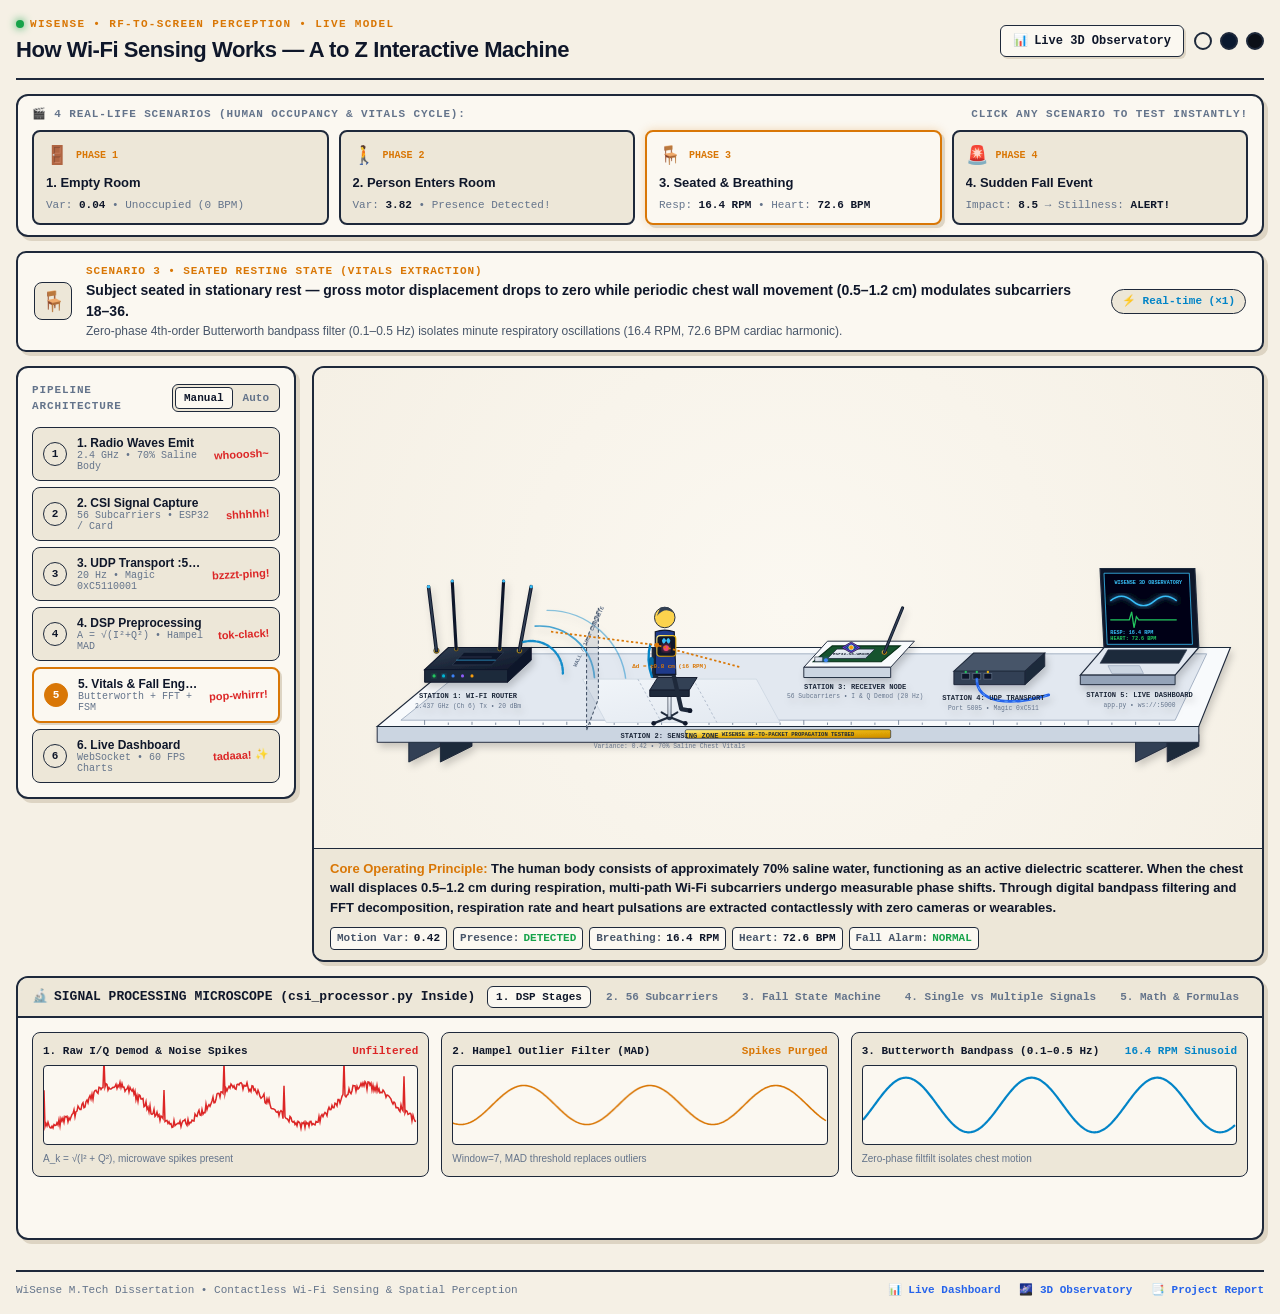
<file: packet_journey_animation.html>
<!DOCTYPE html>
<html lang="en">
<head>
  <meta charset="UTF-8">
  <meta name="viewport" content="width=device-width, initial-scale=1.0">
  <title>WiSense — A to Z Contactless Wi-Fi Sensing Simulation</title>
  <style>
    :root {
      --bg-page: #f5f0e5;
      --bg-card: #fbf8f1;
      --bg-inset: #ede7d8;
      --border-ink: #1e293b;
      --ink-dark: #0f172a;
      --ink-mid: #475569;
      --ink-muted: #64748b;
      --ink-faint: #94a3b8;
      --shadow-warm: #ddd4c3;
      --accent-gold: #d97706;
      --accent-cyan: #0284c7;
      --accent-green: #16a34a;
      --accent-purple: #7c3aed;
      --accent-red: #dc2626;
      --accent-blue: #2563eb;
      --font-mono: ui-monospace, "SF Mono", Menlo, Consolas, "Liberation Mono", monospace;
      --font-sans: -apple-system, BlinkMacSystemFont, "Segoe UI", Roboto, "Helvetica Neue", Arial, sans-serif;
      --font-comic: "Comic Sans MS", "Chalkboard SE", "Comic Neue", cursive, sans-serif;
    }

    [data-theme="blueprint"] {
      --bg-page: #0a192f;
      --bg-card: #0f2444;
      --bg-inset: #09172c;
      --border-ink: #64ffda;
      --ink-dark: #e6f1ff;
      --ink-mid: #ccd6f6;
      --ink-muted: #8892b0;
      --ink-faint: #495670;
      --shadow-warm: #040d1a;
      --accent-gold: #ffd166;
      --accent-cyan: #64ffda;
      --accent-green: #06d6a0;
      --accent-purple: #b388ff;
      --accent-red: #ef476f;
      --accent-blue: #118ab2;
    }

    [data-theme="dark"] {
      --bg-page: #0b0f17;
      --bg-card: #131b26;
      --bg-inset: #0d131c;
      --border-ink: #334155;
      --ink-dark: #f8fafc;
      --ink-mid: #cbd5e1;
      --ink-muted: #94a3b8;
      --ink-faint: #64748b;
      --shadow-warm: #05070b;
      --accent-gold: #f59e0b;
      --accent-cyan: #38bdf8;
      --accent-green: #22c55e;
      --accent-purple: #a855f7;
      --accent-red: #f87171;
      --accent-blue: #3b82f6;
    }

    * {
      box-sizing: border-box;
      margin: 0;
      padding: 0;
    }

    body {
      background-color: var(--bg-page);
      color: var(--ink-dark);
      font-family: var(--font-sans);
      line-height: 1.5;
      padding: 16px;
      transition: background-color 0.25s ease, color 0.25s ease;
      min-height: 100vh;
      display: flex;
      flex-direction: column;
      align-items: center;
    }

    .container {
      width: 100%;
      max-width: 1400px;
      display: flex;
      flex-direction: column;
      gap: 14px;
    }

    /* TOP HEADER & CONTROLS */
    header {
      display: flex;
      justify-content: space-between;
      align-items: center;
      flex-wrap: wrap;
      gap: 12px;
      border-bottom: 2px solid var(--border-ink);
      padding-bottom: 12px;
    }

    .title-group {
      display: flex;
      flex-direction: column;
    }

    .title-badge {
      font-family: var(--font-mono);
      font-size: 11px;
      text-transform: uppercase;
      letter-spacing: 0.12em;
      color: var(--accent-gold);
      font-weight: 700;
      display: flex;
      align-items: center;
      gap: 6px;
    }

    .title-badge::before {
      content: "";
      width: 8px;
      height: 8px;
      border-radius: 50%;
      background: var(--accent-green);
      display: inline-block;
      box-shadow: 0 0 8px var(--accent-green);
      animation: pulse-dot 1.8s infinite;
    }

    @keyframes pulse-dot {
      0%, 100% { opacity: 1; transform: scale(1); }
      50% { opacity: 0.4; transform: scale(0.8); }
    }

    h1 {
      font-size: 22px;
      font-weight: 800;
      letter-spacing: -0.02em;
      color: var(--ink-dark);
    }

    .header-controls {
      display: flex;
      align-items: center;
      gap: 10px;
      flex-wrap: wrap;
    }

    .nav-toggle-btn, .lang-toggle, .theme-btn {
      background: var(--bg-card);
      border: 1.5px solid var(--border-ink);
      color: var(--ink-dark);
      padding: 6px 12px;
      font-size: 12px;
      font-weight: 600;
      border-radius: 6px;
      cursor: pointer;
      display: inline-flex;
      align-items: center;
      gap: 6px;
      box-shadow: 2px 2px 0 var(--shadow-warm);
      transition: all 0.15s ease;
      font-family: var(--font-mono);
    }

    .nav-toggle-btn:hover, .lang-toggle:hover, .theme-btn:hover {
      transform: translate(-1px, -1px);
      box-shadow: 3px 3px 0 var(--shadow-warm);
    }

    .swatches {
      display: flex;
      align-items: center;
      gap: 8px;
    }

    .swatch {
      width: 18px;
      height: 18px;
      border-radius: 50%;
      border: 2px solid var(--border-ink);
      cursor: pointer;
      transition: transform 0.15s ease;
    }

    .swatch:hover {
      transform: scale(1.15);
    }

    .swatch.cream { background: #f5f0e5; }
    .swatch.blueprint { background: #0a192f; }
    .swatch.dark { background: #0b0f17; }

    /* REAL-LIFE SCENARIOS HERO BAR (4 PHASES) */
    .scenario-deck {
      background: var(--bg-card);
      border: 2px solid var(--border-ink);
      border-radius: 12px;
      padding: 10px 14px;
      box-shadow: 4px 4px 0 var(--shadow-warm);
      display: flex;
      flex-direction: column;
      gap: 8px;
    }

    .scenario-deck-header {
      display: flex;
      justify-content: space-between;
      align-items: center;
      font-family: var(--font-mono);
      font-size: 11px;
      font-weight: 800;
      text-transform: uppercase;
      letter-spacing: 0.08em;
      color: var(--ink-muted);
    }

    .scenario-cards-grid {
      display: grid;
      grid-template-columns: repeat(4, 1fr);
      gap: 10px;
    }

    @media (max-width: 900px) {
      .scenario-cards-grid {
        grid-template-columns: repeat(2, 1fr);
      }
    }

    .scenario-card {
      background: var(--bg-inset);
      border: 2px solid var(--border-ink);
      border-radius: 8px;
      padding: 10px 12px;
      cursor: pointer;
      display: flex;
      flex-direction: column;
      gap: 4px;
      transition: all 0.2s cubic-bezier(0.34, 1.56, 0.64, 1);
      position: relative;
      text-align: left;
    }

    .scenario-card:hover {
      transform: translateY(-2px);
      box-shadow: 0 4px 8px rgba(0,0,0,0.08);
      border-color: var(--accent-gold);
    }

    .scenario-card.active {
      background: var(--bg-card);
      border-color: var(--accent-gold);
      border-width: 2.2px;
      box-shadow: 3px 3px 0 var(--shadow-warm), 0 0 10px rgba(217, 119, 6, 0.25);
    }

    .scenario-card.active.alert-danger {
      border-color: var(--accent-red);
      box-shadow: 3px 3px 0 var(--shadow-warm), 0 0 12px rgba(220, 38, 38, 0.35);
      animation: alert-card-pulse 1.2s infinite alternate;
    }

    @keyframes alert-card-pulse {
      from { transform: scale(1); }
      to { transform: scale(1.02); }
    }

    .scenario-top-line {
      display: flex;
      align-items: center;
      gap: 8px;
    }

    .scenario-icon {
      font-size: 18px;
    }

    .scenario-num {
      font-family: var(--font-mono);
      font-size: 10px;
      font-weight: 800;
      color: var(--accent-gold);
      text-transform: uppercase;
    }

    .scenario-title {
      font-size: 13px;
      font-weight: 800;
      color: var(--ink-dark);
      white-space: nowrap;
      overflow: hidden;
      text-overflow: ellipsis;
    }

    .scenario-stats {
      font-family: var(--font-mono);
      font-size: 11px;
      color: var(--ink-muted);
    }

    .scenario-stats strong {
      color: var(--ink-dark);
    }

    /* TOP HINT BANNER */
    .hint-banner {
      background: var(--bg-card);
      border: 2px solid var(--border-ink);
      border-radius: 10px;
      padding: 10px 16px;
      display: flex;
      align-items: center;
      justify-content: space-between;
      gap: 16px;
      box-shadow: 4px 4px 0 var(--shadow-warm);
    }

    .hint-left {
      display: flex;
      align-items: center;
      gap: 14px;
    }

    .hint-icon {
      width: 38px;
      height: 38px;
      border-radius: 8px;
      background: var(--bg-inset);
      border: 1.5px solid var(--border-ink);
      display: flex;
      align-items: center;
      justify-content: center;
      font-size: 20px;
      flex-shrink: 0;
    }

    .hint-content {
      display: flex;
      flex-direction: column;
    }

    .hint-step-tag {
      font-family: var(--font-mono);
      font-size: 11px;
      font-weight: 700;
      color: var(--accent-gold);
      text-transform: uppercase;
      letter-spacing: 0.08em;
    }

    .hint-text {
      font-size: 14px;
      font-weight: 700;
      color: var(--ink-dark);
    }

    .hint-subtext {
      font-size: 12px;
      color: var(--ink-mid);
    }

    .hint-badge-speed {
      background: var(--bg-inset);
      border: 1.2px solid var(--border-ink);
      border-radius: 20px;
      padding: 3px 10px;
      font-family: var(--font-mono);
      font-size: 11px;
      font-weight: 700;
      color: var(--accent-cyan);
      white-space: nowrap;
    }

    /* MAIN STAGE WORKSPACE */
    .stage-layout {
      display: grid;
      grid-template-columns: 280px 1fr;
      gap: 16px;
      align-items: start;
    }

    @media (max-width: 1024px) {
      .stage-layout {
        grid-template-columns: 1fr;
      }
    }

    /* LEFT SIDEBAR: 6 ARCHITECTURE STEPS */
    .sidebar {
      background: var(--bg-card);
      border: 2px solid var(--border-ink);
      border-radius: 12px;
      padding: 14px;
      box-shadow: 4px 4px 0 var(--shadow-warm);
      display: flex;
      flex-direction: column;
      gap: 12px;
    }

    .sidebar-header {
      display: flex;
      justify-content: space-between;
      align-items: center;
    }

    .sidebar-title {
      font-family: var(--font-mono);
      font-size: 11px;
      font-weight: 800;
      text-transform: uppercase;
      letter-spacing: 0.08em;
      color: var(--ink-muted);
    }

    .mode-switch-container {
      display: flex;
      background: var(--bg-inset);
      border: 1.5px solid var(--border-ink);
      border-radius: 6px;
      padding: 2px;
      gap: 2px;
    }

    .mode-btn {
      padding: 4px 8px;
      font-size: 11px;
      font-weight: 700;
      font-family: var(--font-mono);
      border: none;
      background: transparent;
      color: var(--ink-muted);
      border-radius: 4px;
      cursor: pointer;
      display: flex;
      align-items: center;
      gap: 4px;
    }

    .mode-btn.active {
      background: var(--bg-card);
      color: var(--ink-dark);
      border: 1px solid var(--border-ink);
    }

    .step-list {
      display: flex;
      flex-direction: column;
      gap: 6px;
    }

    .step-btn {
      background: var(--bg-inset);
      border: 1.5px solid var(--border-ink);
      border-radius: 8px;
      padding: 8px 10px;
      display: flex;
      align-items: center;
      gap: 10px;
      cursor: pointer;
      transition: all 0.2s cubic-bezier(0.34, 1.56, 0.64, 1);
      position: relative;
      text-align: left;
    }

    .step-btn:hover {
      transform: translateX(2px);
      border-color: var(--accent-gold);
    }

    .step-btn.completed {
      background: var(--bg-card);
      border-color: var(--ink-muted);
      opacity: 0.85;
    }

    .step-btn.active {
      background: var(--bg-card);
      border-color: var(--accent-gold);
      border-width: 2px;
      box-shadow: 2px 2px 0 var(--shadow-warm);
    }

    .step-num {
      width: 24px;
      height: 24px;
      border-radius: 50%;
      background: var(--bg-inset);
      border: 1.5px solid var(--border-ink);
      display: flex;
      align-items: center;
      justify-content: center;
      font-family: var(--font-mono);
      font-size: 11px;
      font-weight: 800;
      color: var(--ink-dark);
      flex-shrink: 0;
    }

    .step-btn.completed .step-num {
      background: var(--accent-green);
      color: #ffffff;
      border-color: var(--accent-green);
    }

    .step-btn.active .step-num {
      background: var(--accent-gold);
      color: #ffffff;
      border-color: var(--accent-gold);
    }

    .step-info {
      display: flex;
      flex-direction: column;
      flex: 1;
      min-width: 0;
    }

    .step-title {
      font-size: 12px;
      font-weight: 700;
      color: var(--ink-dark);
      white-space: nowrap;
      overflow: hidden;
      text-overflow: ellipsis;
    }

    .step-sub {
      font-size: 10px;
      color: var(--ink-muted);
      font-family: var(--font-mono);
    }

    .step-sound-tag {
      font-family: var(--font-comic);
      font-size: 11px;
      color: var(--accent-red);
      font-weight: 700;
      transform: rotate(-3deg);
      flex-shrink: 0;
    }

    /* RIGHT: ISOMETRIC MACHINE STAGE */
    .machine-card {
      background: var(--bg-card);
      border: 2px solid var(--border-ink);
      border-radius: 12px;
      box-shadow: 4px 4px 0 var(--shadow-warm);
      overflow: hidden;
      display: flex;
      flex-direction: column;
      position: relative;
    }

    .stage-svg-wrap {
      width: 100%;
      height: 480px;
      position: relative;
      background: radial-gradient(circle at 50% 50%, var(--bg-card) 0%, var(--bg-page) 100%);
      overflow: hidden;
    }

    svg.iso-stage {
      width: 100%;
      height: 100%;
      display: block;
      user-select: none;
    }

    /* SOUND WORDS ON STAGE */
    .sound-word {
      font-family: var(--font-comic);
      font-weight: 800;
      fill: var(--accent-red);
      font-size: 18px;
      letter-spacing: 0.05em;
      filter: drop-shadow(1px 1px 0 #ffffff);
      opacity: 0;
      transition: opacity 0.3s ease, transform 0.3s cubic-bezier(0.34, 1.56, 0.64, 1);
      pointer-events: none;
    }

    .sound-word.visible {
      opacity: 1;
      transform: scale(1.15) rotate(-3deg);
      animation: sound-bounce 0.8s ease infinite alternate;
    }

    @keyframes sound-bounce {
      from { transform: scale(1.1) rotate(-4deg); }
      to { transform: scale(1.22) rotate(2deg); }
    }

    /* VIRTUAL CURSOR */
    #virtual-cursor {
      position: absolute;
      width: 24px;
      height: 24px;
      pointer-events: none;
      z-index: 1000;
      transition: all 0.4s cubic-bezier(0.25, 1, 0.5, 1);
      display: none;
      filter: drop-shadow(2px 2px 2px rgba(0,0,0,0.3));
    }

    /* BIG IDEA STRIP */
    .big-idea-bar {
      padding: 10px 16px;
      background: var(--bg-inset);
      border-top: 1.5px solid var(--border-ink);
      display: flex;
      align-items: center;
      justify-content: space-between;
      flex-wrap: wrap;
      gap: 10px;
    }

    .big-idea-text {
      font-size: 13px;
      font-weight: 700;
      color: var(--ink-dark);
      flex: 1;
      min-width: 280px;
    }

    .big-idea-text strong {
      color: var(--accent-gold);
    }

    .chip-group {
      display: flex;
      align-items: center;
      gap: 6px;
      flex-wrap: wrap;
    }

    .stat-chip {
      background: var(--bg-card);
      border: 1px solid var(--border-ink);
      border-radius: 4px;
      padding: 2px 6px;
      font-family: var(--font-mono);
      font-size: 11px;
      font-weight: 600;
      color: var(--ink-mid);
      display: inline-flex;
      align-items: center;
      gap: 4px;
    }

    .stat-chip span {
      color: var(--ink-dark);
      font-weight: 800;
    }

    /* DEEP CUTAWAY / MICROSCOPE TABS */
    .cutaway-section {
      background: var(--bg-card);
      border: 2px solid var(--border-ink);
      border-radius: 12px;
      box-shadow: 4px 4px 0 var(--shadow-warm);
      display: flex;
      flex-direction: column;
      overflow: hidden;
    }

    .cutaway-header {
      background: var(--bg-inset);
      border-bottom: 2px solid var(--border-ink);
      padding: 8px 14px;
      display: flex;
      align-items: center;
      justify-content: space-between;
      flex-wrap: wrap;
      gap: 8px;
    }

    .cutaway-title {
      font-size: 13px;
      font-weight: 800;
      font-family: var(--font-mono);
      display: flex;
      align-items: center;
      gap: 6px;
    }

    .cutaway-tabs {
      display: flex;
      gap: 6px;
    }

    .tab-btn {
      background: transparent;
      border: 1.5px solid transparent;
      border-radius: 6px;
      padding: 4px 8px;
      font-size: 11px;
      font-family: var(--font-mono);
      font-weight: 700;
      color: var(--ink-muted);
      cursor: pointer;
      transition: all 0.15s ease;
    }

    .tab-btn:hover {
      color: var(--ink-dark);
    }

    .tab-btn.active {
      background: var(--bg-card);
      border-color: var(--border-ink);
      color: var(--ink-dark);
    }

    .cutaway-body {
      padding: 14px;
      min-height: 220px;
    }

    .tab-pane {
      display: none;
    }

    .tab-pane.active {
      display: block;
    }

    /* TAB 1: DSP PIPELINE & GAUGES */
    .dsp-pipeline-grid {
      display: grid;
      grid-template-columns: 1fr 1fr 1fr;
      gap: 12px;
    }

    @media (max-width: 900px) {
      .dsp-pipeline-grid {
        grid-template-columns: 1fr;
      }
    }

    .dsp-card {
      background: var(--bg-inset);
      border: 1.5px solid var(--border-ink);
      border-radius: 8px;
      padding: 10px;
      display: flex;
      flex-direction: column;
      gap: 6px;
    }

    .dsp-card-title {
      font-family: var(--font-mono);
      font-size: 11px;
      font-weight: 800;
      display: flex;
      justify-content: space-between;
      color: var(--ink-dark);
    }

    .dsp-canvas {
      width: 100%;
      height: 80px;
      background: var(--bg-card);
      border: 1px solid var(--border-ink);
      border-radius: 4px;
      display: block;
    }

    /* 56 SUBCARRIER SPECTRUM */
    .spectrum-grid {
      display: flex;
      align-items: flex-end;
      gap: 3px;
      height: 140px;
      padding: 10px 6px 4px;
      background: var(--bg-inset);
      border: 1.5px solid var(--border-ink);
      border-radius: 8px;
    }

    .sub-bar-wrap {
      flex: 1;
      height: 100%;
      display: flex;
      align-items: flex-end;
      position: relative;
    }

    .sub-bar {
      width: 100%;
      background: var(--accent-cyan);
      border: 1px solid var(--border-ink);
      border-bottom: none;
      border-radius: 2px 2px 0 0;
      transition: height 0.08s ease;
      min-height: 4px;
    }

    .sub-bar.active-doppler {
      background: var(--accent-gold);
    }

    /* TAB 3: FALL STATE MACHINE DIAGRAM */
    .fsm-container {
      display: flex;
      align-items: center;
      justify-content: space-around;
      background: var(--bg-inset);
      border: 1.5px solid var(--border-ink);
      border-radius: 8px;
      padding: 16px;
      gap: 12px;
      flex-wrap: wrap;
    }

    .fsm-state {
      background: var(--bg-card);
      border: 2px solid var(--border-ink);
      border-radius: 8px;
      padding: 10px 14px;
      display: flex;
      flex-direction: column;
      align-items: center;
      gap: 4px;
      min-width: 130px;
      text-align: center;
      transition: all 0.2s ease;
    }

    .fsm-state.active {
      border-color: var(--accent-gold);
      box-shadow: 0 0 10px rgba(217, 119, 6, 0.3);
      transform: scale(1.05);
    }

    .fsm-state.triggered-red {
      border-color: var(--accent-red);
      background: rgba(220, 38, 38, 0.1);
      box-shadow: 0 0 12px rgba(220, 38, 38, 0.4);
      transform: scale(1.08);
    }

    .fsm-arrow {
      font-size: 20px;
      color: var(--ink-muted);
      font-weight: 800;
    }

    /* FOOTER */
    footer {
      margin-top: 16px;
      border-top: 2px solid var(--border-ink);
      padding-top: 10px;
      display: flex;
      justify-content: space-between;
      align-items: center;
      flex-wrap: wrap;
      gap: 10px;
      font-size: 11px;
      color: var(--ink-muted);
      font-family: var(--font-mono);
      width: 100%;
    }

    .footer-links a {
      color: var(--accent-blue);
      text-decoration: none;
      font-weight: 600;
      margin-left: 12px;
    }
  </style>
</head>
<body data-theme="cream">
  <div class="container">

    <!-- HEADER -->
    <header>
      <div class="title-group">
        <div class="title-badge">WiSense • RF-to-Screen Perception • Live Model</div>
        <h1>How Wi-Fi Sensing Works — A to Z Interactive Machine</h1>
      </div>
      <div class="header-controls">
        <a href="/" class="lang-toggle" style="text-decoration:none; display:inline-flex; align-items:center; gap:6px;">
          📊 <span>Live 3D Observatory</span>
        </a>
        <div class="swatches" title="Recolor theme">
          <div class="swatch cream" onclick="setTheme('cream')"></div>
          <div class="swatch blueprint" onclick="setTheme('blueprint')"></div>
          <div class="swatch dark" onclick="setTheme('dark')"></div>
        </div>
      </div>
    </header>

    <!-- REAL-LIFE SCENARIOS HERO DECK (4 PHASES) -->
    <section class="scenario-deck">
      <div class="scenario-deck-header">
        <span>🎬 4 Real-Life Scenarios (Human Occupancy & Vitals Cycle):</span>
        <span>Click Any Scenario to Test Instantly!</span>
      </div>
      <div class="scenario-cards-grid">
        <!-- SCENARIO 1: EMPTY ROOM -->
        <div class="scenario-card" id="card-scen-1" onclick="selectScenario(1)">
          <div class="scenario-top-line">
            <span class="scenario-icon">🚪</span>
            <span class="scenario-num">Phase 1</span>
          </div>
          <span class="scenario-title">1. Empty Room</span>
          <span class="scenario-stats">Var: <strong>0.04</strong> • Unoccupied (0 BPM)</span>
        </div>

        <!-- SCENARIO 2: PERSON ENTERS ROOM -->
        <div class="scenario-card" id="card-scen-2" onclick="selectScenario(2)">
          <div class="scenario-top-line">
            <span class="scenario-icon">🚶</span>
            <span class="scenario-num">Phase 2</span>
          </div>
          <span class="scenario-title">2. Person Enters Room</span>
          <span class="scenario-stats">Var: <strong>3.82</strong> • Presence Detected!</span>
        </div>

        <!-- SCENARIO 3: SEATED & BREATHING -->
        <div class="scenario-card active" id="card-scen-3" onclick="selectScenario(3)">
          <div class="scenario-top-line">
            <span class="scenario-icon">🪑</span>
            <span class="scenario-num">Phase 3</span>
          </div>
          <span class="scenario-title">3. Seated & Breathing</span>
          <span class="scenario-stats">Resp: <strong>16.4 RPM</strong> • Heart: <strong>72.6 BPM</strong></span>
        </div>

        <!-- SCENARIO 4: SUDDEN FALL EVENT -->
        <div class="scenario-card" id="card-scen-4" onclick="selectScenario(4)">
          <div class="scenario-top-line">
            <span class="scenario-icon">🚨</span>
            <span class="scenario-num">Phase 4</span>
          </div>
          <span class="scenario-title">4. Sudden Fall Event</span>
          <span class="scenario-stats">Impact: <strong>8.5</strong> &rarr; Stillness: <strong>ALERT!</strong></span>
        </div>
      </div>
    </section>

    <!-- HINT BANNER (READABLE FOR A 7-YEAR-OLD) -->
    <div class="hint-banner">
      <div class="hint-left">
        <div class="hint-icon" id="hint-icon">🪑</div>
        <div class="hint-content">
          <span class="hint-step-tag" id="hint-step-tag">Phase 3 • Seated & Breathing</span>
          <span class="hint-text" id="hint-text">The person is seated peacefully. Their chest moves only 0.5 to 1.2 cm, creating micro-ripples across the 56 Wi-Fi subcarriers!</span>
          <span class="hint-subtext" id="hint-subtext">Butterworth Bandpass Filter [0.1–0.5 Hz] isolates rhythmic chest expansion without any cameras or wearables!</span>
        </div>
      </div>
      <div class="hint-badge-speed" id="speed-badge">⚡ Real-time (×1)</div>
    </div>

    <!-- MAIN ISOMETRIC WORKSPACE -->
    <div class="stage-layout">

      <!-- LEFT SIDEBAR: 6 ARCHITECTURE STEPS -->
      <aside class="sidebar">
        <div class="sidebar-header">
          <span class="sidebar-title">Pipeline Architecture</span>
          <div class="mode-switch-container">
            <button class="mode-btn active" id="mode-manual" onclick="setMode('manual')">Manual</button>
            <button class="mode-btn" id="mode-auto" onclick="setMode('auto')">Auto</button>
          </div>
        </div>

        <div class="step-list">
          <button class="step-btn" id="step-btn-1" onclick="jumpToArchStep(1)">
            <div class="step-num">1</div>
            <div class="step-info">
              <span class="step-title">1. Radio Waves Emit</span>
              <span class="step-sub">2.4 GHz • 70% Saline Body</span>
            </div>
            <span class="step-sound-tag">whooosh~</span>
          </button>

          <button class="step-btn" id="step-btn-2" onclick="jumpToArchStep(2)">
            <div class="step-num">2</div>
            <div class="step-info">
              <span class="step-title">2. CSI Signal Capture</span>
              <span class="step-sub">56 Subcarriers • ESP32 / Card</span>
            </div>
            <span class="step-sound-tag">shhhhh!</span>
          </button>

          <button class="step-btn" id="step-btn-3" onclick="jumpToArchStep(3)">
            <div class="step-num">3</div>
            <div class="step-info">
              <span class="step-title">3. UDP Transport :5005</span>
              <span class="step-sub">20 Hz • Magic 0xC5110001</span>
            </div>
            <span class="step-sound-tag">bzzzt-ping!</span>
          </button>

          <button class="step-btn" id="step-btn-4" onclick="jumpToArchStep(4)">
            <div class="step-num">4</div>
            <div class="step-info">
              <span class="step-title">4. DSP Preprocessing</span>
              <span class="step-sub">A = √(I²+Q²) • Hampel MAD</span>
            </div>
            <span class="step-sound-tag">tok-clack!</span>
          </button>

          <button class="step-btn active" id="step-btn-5" onclick="jumpToArchStep(5)">
            <div class="step-num">5</div>
            <div class="step-info">
              <span class="step-title">5. Vitals & Fall Engine</span>
              <span class="step-sub">Butterworth + FFT + FSM</span>
            </div>
            <span class="step-sound-tag">pop-whirrr!</span>
          </button>

          <button class="step-btn" id="step-btn-6" onclick="jumpToArchStep(6)">
            <div class="step-num">6</div>
            <div class="step-info">
              <span class="step-title">6. Live Dashboard</span>
              <span class="step-sub">WebSocket • 60 FPS Charts</span>
            </div>
            <span class="step-sound-tag">tadaaa! ✨</span>
          </button>
        </div>
      </aside>

      <!-- RIGHT: ISOMETRIC MACHINE VIEW -->
      <main class="machine-card">
        <div class="stage-svg-wrap" id="stage-container">
          <!-- VIRTUAL CURSOR (FOR TOUR / RENDER RECORDING) -->
          <div id="virtual-cursor">
            <svg viewBox="0 0 24 24" fill="none" stroke="#d97706" stroke-width="2">
              <path d="M3 3l7 18 3-7 7-3L3 3z" fill="#d97706" fill-opacity="0.8"/>
            </svg>
          </div>

                    <!-- THE ISOMETRIC MACHINE SVG (ULTRA-REALISTIC 3D LAB BENCH) -->
          <svg class="iso-stage" id="iso-svg" viewBox="0 0 1200 480" preserveAspectRatio="xMidYMid meet">
            <defs>
              <filter id="shadow-filter" x="-25%" y="-25%" width="150%" height="150%">
                <feDropShadow dx="3" dy="6" stdDeviation="5" flood-color="#000000" flood-opacity="0.18"/>
              </filter>
              <filter id="glow-gold" x="-30%" y="-30%" width="160%" height="160%">
                <feGaussianBlur stdDeviation="3.5" result="blur"/>
                <feComposite in="SourceGraphic" in2="blur" operator="over"/>
              </filter>
              <filter id="glow-red" x="-40%" y="-40%" width="180%" height="180%">
                <feGaussianBlur stdDeviation="6" result="blur"/>
                <feComposite in="SourceGraphic" in2="blur" operator="over"/>
              </filter>
              <filter id="glow-cyan" x="-30%" y="-30%" width="160%" height="160%">
                <feGaussianBlur stdDeviation="3" result="blur"/>
                <feComposite in="SourceGraphic" in2="blur" operator="over"/>
              </filter>
              <linearGradient id="metal-grad" x1="0%" y1="0%" x2="100%" y2="100%">
                <stop offset="0%" stop-color="#f8fafc"/>
                <stop offset="35%" stop-color="#e2e8f0"/>
                <stop offset="70%" stop-color="#cbd5e1"/>
                <stop offset="100%" stop-color="#94a3b8"/>
              </linearGradient>
              <linearGradient id="brass-grad" x1="0%" y1="0%" x2="100%" y2="100%">
                <stop offset="0%" stop-color="#fef08a"/>
                <stop offset="50%" stop-color="#eab308"/>
                <stop offset="100%" stop-color="#ca8a04"/>
              </linearGradient>
              <linearGradient id="router-body" x1="0%" y1="0%" x2="100%" y2="100%">
                <stop offset="0%" stop-color="#334155"/>
                <stop offset="50%" stop-color="#1e293b"/>
                <stop offset="100%" stop-color="#0f172a"/>
              </linearGradient>
              <linearGradient id="floor-grad" x1="0%" y1="0%" x2="100%" y2="100%">
                <stop offset="0%" stop-color="#f1f5f9"/>
                <stop offset="100%" stop-color="#e2e8f0"/>
              </linearGradient>
            </defs>

            <!-- 1. LABORATORY BENCH BASE -->
            <g id="lab-bench" filter="url(#shadow-filter)">
              <!-- Cast Iron Heavy Bench Feet with Leveling Pads -->
              <polygon points="120,400 160,380 160,415 120,435" fill="#334155" stroke="#1e293b" stroke-width="1.2"/>
              <polygon points="160,380 200,400 200,415 160,435" fill="#1e293b" stroke="#1e293b" stroke-width="1.2"/>
              <polygon points="1040,400 1080,380 1080,415 1040,435" fill="#334155" stroke="#1e293b" stroke-width="1.2"/>
              <polygon points="1080,380 1120,400 1120,415 1080,435" fill="#1e293b" stroke="#1e293b" stroke-width="1.2"/>

              <!-- Front Edge Chamfer & Base Slab -->
              <polygon points="80,390 1120,390 1120,410 80,410" fill="#cbd5e1" stroke="#1e293b" stroke-width="1.2"/>
              <polygon points="80,390 200,290 1160,290 1120,390" fill="#f8fafc" stroke="#1e293b" stroke-width="1.4"/>

              <!-- Anti-Static Blue-Grey ESD Mat -->
              <polygon points="110,382 215,298 1130,298 1090,382" fill="#e2e8f0" stroke="#94a3b8" stroke-width="1"/>

              <!-- Precision Millimeter Graduation Ruler Ticks -->
              <g stroke="#64748b" stroke-width="1">
                <line x1="140" y1="388" x2="140" y2="382"/><line x1="170" y1="388" x2="170" y2="385"/>
                <line x1="200" y1="388" x2="200" y2="384"/><line x1="230" y1="388" x2="230" y2="385"/>
                <line x1="260" y1="388" x2="260" y2="382"/><line x1="290" y1="388" x2="290" y2="385"/>
                <line x1="320" y1="388" x2="320" y2="384"/><line x1="350" y1="388" x2="350" y2="385"/>
                <line x1="380" y1="388" x2="380" y2="382"/><line x1="410" y1="388" x2="410" y2="385"/>
                <line x1="440" y1="388" x2="440" y2="384"/><line x1="470" y1="388" x2="470" y2="385"/>
                <line x1="500" y1="388" x2="500" y2="382"/><line x1="530" y1="388" x2="530" y2="385"/>
                <line x1="560" y1="388" x2="560" y2="384"/><line x1="590" y1="388" x2="590" y2="385"/>
                <line x1="620" y1="388" x2="620" y2="382"/><line x1="650" y1="388" x2="650" y2="385"/>
                <line x1="680" y1="388" x2="680" y2="384"/><line x1="710" y1="388" x2="710" y2="385"/>
                <line x1="740" y1="388" x2="740" y2="382"/><line x1="770" y1="388" x2="770" y2="385"/>
                <line x1="800" y1="388" x2="800" y2="384"/><line x1="830" y1="388" x2="830" y2="385"/>
                <line x1="860" y1="388" x2="860" y2="382"/><line x1="890" y1="388" x2="890" y2="385"/>
                <line x1="920" y1="388" x2="920" y2="384"/><line x1="950" y1="388" x2="950" y2="385"/>
                <line x1="980" y1="388" x2="980" y2="382"/><line x1="1010" y1="388" x2="1010" y2="385"/>
                <line x1="1040" y1="388" x2="1040" y2="384"/><line x1="1070" y1="388" x2="1070" y2="385"/>
              </g>

              <!-- Center Engraved Brass Plaque -->
              <rect x="470" y="394" width="260" height="11" rx="2" fill="url(#brass-grad)" stroke="#1e293b" stroke-width="0.8"/>
              <text x="600" y="402" text-anchor="middle" font-family="'Fira Code', monospace" font-size="7" font-weight="bold" fill="#1e293b">WISENSE RF-TO-PACKET PROPAGATION TESTBED</text>
            </g>

            <!-- 2. STATION 1: ULTRA-REALISTIC WI-FI 6 TRANSMITTER ROUTER -->
            <g id="station-router" transform="translate(130, 268)" filter="url(#shadow-filter)">
              <!-- Sculpted Stealth Faceted Body -->
              <polygon points="10,50 115,50 145,22 40,22" fill="url(#router-body)" stroke="#0f172a" stroke-width="1.4"/>
              <polygon points="10,50 115,50 115,66 10,66" fill="#1e293b" stroke="#0f172a" stroke-width="1.2"/>
              <polygon points="115,50 145,22 145,38 115,66" fill="#0f172a" stroke="#0f172a" stroke-width="1.2"/>

              <!-- Glossy Top Center Wedge & Cooling Vents -->
              <polygon points="45,44 95,44 110,28 60,28" fill="#0f172a" stroke="#334155" stroke-width="0.8"/>
              <line x1="50" y1="38" x2="100" y2="38" stroke="#38bdf8" stroke-width="1" opacity="0.8"/>
              <line x1="55" y1="34" x2="95" y2="34" stroke="#334155" stroke-width="0.8"/>

              <!-- 4 Articulated Dipole Antennas with Brass Pivot Collars -->
              <!-- Antenna 1 (Far Left Rear) -->
              <circle cx="25" cy="26" r="3.5" fill="url(#brass-grad)" stroke="#1e293b" stroke-width="0.8"/>
              <line x1="25" y1="26" x2="15" y2="-55" stroke="#0f172a" stroke-width="4.5" stroke-linecap="round"/>
              <line x1="25" y1="26" x2="15" y2="-55" stroke="#334155" stroke-width="2" stroke-linecap="round"/>
              <circle cx="15" cy="-55" r="2" fill="#38bdf8"/>

              <!-- Antenna 2 (Mid Left) -->
              <circle cx="50" cy="24" r="3" fill="url(#brass-grad)" stroke="#1e293b" stroke-width="0.8"/>
              <line x1="50" y1="24" x2="45" y2="-62" stroke="#0f172a" stroke-width="4" stroke-linecap="round"/>
              <circle cx="45" cy="-62" r="1.8" fill="#38bdf8"/>

              <!-- Antenna 3 (Mid Right) -->
              <circle cx="105" cy="24" r="3" fill="url(#brass-grad)" stroke="#1e293b" stroke-width="0.8"/>
              <line x1="105" y1="24" x2="110" y2="-62" stroke="#0f172a" stroke-width="4" stroke-linecap="round"/>
              <circle cx="110" cy="-62" r="1.8" fill="#38bdf8"/>

              <!-- Antenna 4 (Far Right Rear) -->
              <circle cx="130" cy="26" r="3.5" fill="url(#brass-grad)" stroke="#1e293b" stroke-width="0.8"/>
              <line x1="130" y1="26" x2="145" y2="-55" stroke="#0f172a" stroke-width="4.5" stroke-linecap="round"/>
              <line x1="130" y1="26" x2="145" y2="-55" stroke="#334155" stroke-width="2" stroke-linecap="round"/>
              <circle cx="145" cy="-55" r="2" fill="#38bdf8"/>

              <!-- Front LED Light-Pipes -->
              <circle cx="22" cy="58" r="2" fill="#22c55e" filter="url(#glow-gold)"/>
              <circle cx="34" cy="58" r="2" fill="#06b6d4" filter="url(#glow-cyan)"/>
              <circle cx="46" cy="58" r="2" fill="#3b82f6"/>
              <circle cx="58" cy="58" r="2" fill="#8b5cf6"/>
              <circle cx="70" cy="58" r="2" fill="#f59e0b" id="router-led-act"/>

              <!-- High-Fidelity Radio Waves Arcs -->
              <g id="rf-wave-arcs">
                <path d="M 135 15 A 40 40 0 0 1 185 55" fill="none" stroke="#0284c7" stroke-width="3" stroke-linecap="round" stroke-dasharray="4 2" opacity="0.9" id="rf-arc-1"/>
                <path d="M 150 -5 A 70 70 0 0 1 225 60" fill="none" stroke="#0284c7" stroke-width="2.2" stroke-linecap="round" opacity="0.7" id="rf-arc-2"/>
                <path d="M 165 -25 A 100 100 0 0 1 265 65" fill="none" stroke="#0284c7" stroke-width="1.8" stroke-linecap="round" opacity="0.45" id="rf-arc-3"/>
              </g>

              <text x="65" y="86" text-anchor="middle" font-family="'Fira Code', monospace" font-size="9" font-weight="800" fill="#1e293b">STATION 1: WI-FI ROUTER</text>
              <text x="65" y="98" text-anchor="middle" font-family="'Fira Code', monospace" font-size="8" fill="#64748b">2.437 GHz (Ch 6) Tx • 20 dBm</text>

              <text x="125" y="-35" class="sound-word" id="sound-word-router">whoooosh~</text>
            </g>

            <!-- 3. STATION 2: REALISTIC 3D ROOM TESTBED & HUMAN (4 SCENARIOS) -->
            <g id="station-human" transform="translate(380, 220)">
              <!-- Isometric Room Parquet Flooring Section -->
              <polygon points="-40,110 180,110 210,165 -10,165" fill="url(#floor-grad)" stroke="#cbd5e1" stroke-width="1"/>
              <line x1="30" y1="110" x2="60" y2="165" stroke="#94a3b8" stroke-width="0.8" stroke-dasharray="3 3"/>
              <line x1="100" y1="110" x2="130" y2="165" stroke="#94a3b8" stroke-width="0.8" stroke-dasharray="3 3"/>

              <!-- Acoustic Wall / Room Partition with Glass Studs -->
              <polygon points="-35,60 -20,20 -20,135 -35,175" fill="#94a3b8" fill-opacity="0.28" stroke="#475569" stroke-width="1.4" stroke-dasharray="4 3"/>
              <text x="-48" y="95" font-family="'Fira Code', monospace" font-size="7" font-weight="bold" fill="#64748b" transform="rotate(-65 -48 95)">WALL / 15cm CONCRETE</text>

              <!-- Modern Ergonomic Task Chair (Permanent Structure) -->
              <g id="ergo-chair">
                <!-- 5-Star Swivel Base & Caster Wheels on Floor -->
                <circle cx="70" cy="158" r="4" fill="#334155"/>
                <line x1="70" y1="158" x2="50" y2="166" stroke="#1e293b" stroke-width="3" stroke-linecap="round"/>
                <line x1="70" y1="158" x2="90" y2="166" stroke="#1e293b" stroke-width="3" stroke-linecap="round"/>
                <line x1="70" y1="158" x2="60" y2="152" stroke="#1e293b" stroke-width="2.5" stroke-linecap="round"/>
                <line x1="70" y1="158" x2="80" y2="152" stroke="#1e293b" stroke-width="2.5" stroke-linecap="round"/>
                <circle cx="50" cy="166" r="3" fill="#0f172a"/>
                <circle cx="90" cy="166" r="3" fill="#0f172a"/>

                <!-- Chrome Hydraulic Gas Lift Cylinder -->
                <rect x="68" y="132" width="4" height="26" fill="url(#metal-grad)" stroke="#1e293b" stroke-width="0.8"/>

                <!-- Padded Contoured Seat Cushion -->
                <polygon points="45,124 95,124 105,108 55,108" fill="#334155" stroke="#0f172a" stroke-width="1.2"/>
                <polygon points="45,124 95,124 95,132 45,132" fill="#1e293b" stroke="#0f172a" stroke-width="1.2"/>

                <!-- Ergonomic Mesh High-Back Spine -->
                <polygon points="48,70 55,70 55,108 48,108" fill="#1e293b" stroke="#0f172a" stroke-width="1"/>
                <path d="M 46 65 Q 40 85 48 108" fill="none" stroke="#0284c7" stroke-width="3"/>
                <!-- Lumbar Support Cushion -->
                <rect x="44" y="82" width="6" height="12" rx="3" fill="#0369a1"/>
              </g>

              <!-- ================= SCENARIO 1: EMPTY ROOM ================= -->
              <g id="pose-empty" style="display:none;">
                <text x="70" y="95" text-anchor="middle" font-family="'Fira Code', monospace" font-size="8" font-weight="bold" fill="#64748b">CHAIR VACANT</text>
                <!-- Direct Undisturbed Wi-Fi Beam Passing Straight Through -->
                <line x1="-50" y1="75" x2="180" y2="75" stroke="#0284c7" stroke-width="2" stroke-dasharray="5 4" opacity="0.6"/>
              </g>

              <!-- ================= SCENARIO 2: WALKING HUMAN ================= -->
              <g id="pose-walking" style="display:none;">
                <!-- Footstep Pressure Waves on Floor Tiles -->
                <ellipse cx="25" cy="158" rx="12" ry="5" fill="#d97706" opacity="0.35"/>
                <ellipse cx="55" cy="152" rx="14" ry="6" fill="#d97706" opacity="0.55"/>
                
                <!-- Realistic Walking Human Body -->
                <!-- Back Leg -->
                <line x1="42" y1="88" x2="25" y2="155" stroke="#1e293b" stroke-width="5" stroke-linecap="round"/>
                <line x1="25" y1="155" x2="15" y2="158" stroke="#0f172a" stroke-width="4" stroke-linecap="round"/>
                <!-- Front Stride Leg -->
                <line x1="48" y1="88" x2="62" y2="125" stroke="#1e293b" stroke-width="5" stroke-linecap="round"/>
                <line x1="62" y1="125" x2="72" y2="150" stroke="#1e293b" stroke-width="4.5" stroke-linecap="round"/>
                <line x1="72" y1="150" x2="84" y2="152" stroke="#0f172a" stroke-width="4" stroke-linecap="round"/>

                <!-- Torso in Navy Blue Clothes with Realistic Folds -->
                <polygon points="34,88 56,88 54,38 32,38" fill="#1e3a8a" stroke="#0f172a" stroke-width="1.4"/>
                
                <!-- Head with Natural Profile & Hair -->
                <circle cx="43" cy="22" r="13" fill="#fcd34d" stroke="#1e293b" stroke-width="1.2"/>
                <path d="M 32 20 Q 42 10 54 18 Q 48 8 36 12 Z" fill="#334155"/>

                <!-- Swinging Arms -->
                <line x1="34" y1="42" x2="20" y2="75" stroke="#1e3a8a" stroke-width="4" stroke-linecap="round"/>
                <line x1="52" y1="42" x2="68" y2="70" stroke="#1e3a8a" stroke-width="4" stroke-linecap="round"/>

                <!-- Turbulent Doppler Multi-Angle Scatter Rays -->
                <path d="M -30 55 L 40 40 L 140 10" fill="none" stroke="#d97706" stroke-width="2.5" stroke-dasharray="4 3"/>
                <path d="M -20 85 L 50 70 L 160 115" fill="none" stroke="#d97706" stroke-width="2.5" stroke-dasharray="4 3"/>
                <circle cx="40" cy="40" r="3.5" fill="#f59e0b" filter="url(#glow-gold)"/>
                <text x="45" y="-12" text-anchor="middle" font-family="'Fira Code', monospace" font-size="8" font-weight="bold" fill="#d97706">DOPPLER TURBULENCE (fd = 2v/λ)</text>
              </g>

              <!-- ================= SCENARIO 3: SEATED & BREATHING HUMAN ================= -->
              <g id="pose-sitting" style="display:block;">
                <!-- Sitting Legs Rested on Floor -->
                <path d="M 54 104 L 75 104 L 85 148 L 96 150" fill="none" stroke="#1e293b" stroke-width="5.5" stroke-linecap="round" stroke-linejoin="round"/>
                <circle cx="96" cy="150" r="3" fill="#0f172a"/>

                <!-- Natural Human Torso (Navy Blue Sweater) -->
                <path d="M 52 104 L 78 104 L 76 50 Q 64 46 52 50 Z" fill="#1e3a8a" stroke="#0f172a" stroke-width="1.5"/>
                
                <!-- Folded Arms Resting on Knees -->
                <path d="M 56 56 Q 74 72 76 96" fill="none" stroke="#1e3a8a" stroke-width="4.5" stroke-linecap="round"/>

                <!-- Head with Natural Profile -->
                <circle cx="64" cy="32" r="13" fill="#fcd34d" stroke="#1e293b" stroke-width="1.2"/>
                <path d="M 54 30 Q 64 18 75 26 Q 70 16 58 20 Z" fill="#334155"/>

                <!-- MEDICAL CUTAWAY THORAX INSPECTION PORT -->
                <rect x="54" y="55" width="24" height="26" rx="4" fill="#0f172a" stroke="url(#brass-grad)" stroke-width="1.4"/>
                
                <!-- Anatomical Left and Right Lungs (Expand/Contract dynamically) -->
                <path d="M 60 68 Q 63 60 66 68 Q 62 76 60 68" fill="#38bdf8" id="lung-left"/>
                <path d="M 72 68 Q 69 60 66 68 Q 70 76 72 68" fill="#38bdf8" id="lung-right"/>

                <!-- Pulsing Heart Dot (72 BPM) -->
                <circle cx="66" cy="71" r="3.5" fill="#ef476f" id="heart-pulse-dot" filter="url(#glow-gold)"/>

                <!-- Modulated Chest Reflected Wi-Fi Ray -->
                <path d="M -80 50 L 54 67 L 160 95" fill="none" stroke="#d97706" stroke-width="2.2" stroke-dasharray="3 3"/>
                <circle cx="54" cy="67" r="3" fill="#d97706"/>
                <text x="70" y="96" text-anchor="middle" font-family="'Fira Code', monospace" font-size="7.5" font-weight="bold" fill="#d97706">Δd = ±0.8 cm (16 RPM)</text>
              </g>

              <!-- ================= SCENARIO 4: SUDDEN FALL EVENT ================= -->
              <g id="pose-fallen" style="display:none;">
                <!-- Overturned Chair Tilted on its Side -->
                <g transform="translate(10, 130) rotate(-70)">
                  <rect x="0" y="0" width="40" height="8" fill="#334155" stroke="#0f172a" stroke-width="1"/>
                  <line x1="0" y1="0" x2="-25" y2="0" stroke="#0284c7" stroke-width="3"/>
                </g>

                <!-- High-Impact Expanding Shockwave Rings on Floor -->
                <ellipse cx="70" cy="155" rx="70" ry="20" fill="none" stroke="#ef476f" stroke-width="3" stroke-dasharray="5 3" filter="url(#glow-red)" id="fall-shockwave"/>
                <ellipse cx="70" cy="155" rx="40" ry="12" fill="none" stroke="#ef476f" stroke-width="2" opacity="0.7"/>

                <!-- Human Body Collapsed on Floor -->
                <path d="M 20 152 Q 60 148 95 152" stroke="#1e3a8a" stroke-width="14" stroke-linecap="round"/>
                <circle cx="106" cy="152" r="10" fill="#fcd34d" stroke="#1e293b" stroke-width="1.2"/>
                <!-- Fallen Limbs -->
                <line x1="30" y1="152" x2="10" y2="160" stroke="#1e293b" stroke-width="4.5" stroke-linecap="round"/>
                <line x1="75" y1="152" x2="85" y2="162" stroke="#1e3a8a" stroke-width="4" stroke-linecap="round"/>

                <!-- Emergency Strobe Beacon Above -->
                <g transform="translate(68, 90)">
                  <polygon points="-12,18 12,18 8,0 -8,0" fill="#ef476f" filter="url(#glow-red)"/>
                  <circle cx="0" cy="-4" r="6" fill="#fef08a" filter="url(#glow-gold)"/>
                </g>
                <text x="68" y="75" text-anchor="middle" font-family="'Fira Code', monospace" font-size="8.5" font-weight="bold" fill="#ef476f">IMPACT SPIKE + STILLNESS</text>
              </g>

              <text x="70" y="185" text-anchor="middle" font-family="'Fira Code', monospace" font-size="9" font-weight="800" fill="#1e293b">STATION 2: SENSING ZONE</text>
              <text x="70" y="197" text-anchor="middle" font-family="'Fira Code', monospace" font-size="8" fill="#64748b" id="zone-status-text">Variance: 0.42 • 70% Saline Body</text>

              <text x="85" y="20" class="sound-word" id="sound-word-chest">shhhhh-flutter!</text>
            </g>

            <!-- 4. STATION 3: ULTRA-REALISTIC ESP32-S3 CSI RECEIVER NODE -->
            <g id="station-esp32" transform="translate(610, 260)" filter="url(#shadow-filter)">
              <!-- Acrylic Mounting Plate -->
              <polygon points="10,55 120,55 150,22 40,22" fill="#f8fafc" stroke="#1e293b" stroke-width="1.2"/>
              <polygon points="10,55 120,55 120,68 10,68" fill="#cbd5e1" stroke="#1e293b" stroke-width="1.2"/>
              
              <!-- 4-Layer Matte-Green PCB with ENIG Gold Contacts -->
              <polygon points="22,48 108,48 132,28 46,28" fill="#14532d" stroke="#052e16" stroke-width="1.4"/>
              
              <!-- Microscopic SMD Capacitors & USB-C Shell -->
              <rect x="24" y="42" width="10" height="6" fill="url(#metal-grad)" stroke="#1e293b" stroke-width="0.8"/>
              
              <!-- Metal Nickel RF Can Shield with Engraved Logo -->
              <polygon points="40,44 88,44 100,32 52,32" fill="url(#metal-grad)" stroke="#1e293b" stroke-width="1"/>
              <text x="70" y="40" text-anchor="middle" font-family="'Fira Code', monospace" font-size="5.5" font-weight="bold" fill="#1e293b">ESP32-S3-WROOM</text>
              
              <!-- Gold SMA Coaxial Antenna Connector & External Dipole -->
              <circle cx="112" cy="36" r="3.5" fill="url(#brass-grad)" stroke="#1e293b" stroke-width="0.8"/>
              <line x1="112" y1="36" x2="135" y2="-20" stroke="#0f172a" stroke-width="4" stroke-linecap="round"/>
              <line x1="112" y1="36" x2="135" y2="-20" stroke="#334155" stroke-width="1.8" stroke-linecap="round"/>

              <!-- High-Speed Blue CSI Capture Pulse LED (20 Hz) -->
              <circle cx="38" cy="46" r="2.5" fill="#3b82f6" id="esp32-rx-led" filter="url(#glow-cyan)"/>

              <text x="75" y="82" text-anchor="middle" font-family="'Fira Code', monospace" font-size="9" font-weight="800" fill="#1e293b">STATION 3: RECEIVER NODE</text>
              <text x="75" y="94" text-anchor="middle" font-family="'Fira Code', monospace" font-size="8" fill="#64748b">56 Subcarriers • I & Q Demod (20 Hz)</text>

              <text x="65" y="10" class="sound-word" id="sound-word-esp32">bzzzt-ping!</text>
            </g>

            <!-- 5. STATION 4: MANAGED GIGABIT LAN SWITCH & UDP TRANSPORT -->
            <g id="station-switch" transform="translate(800, 275)" filter="url(#shadow-filter)">
              <!-- Heavy Metal Rack-Mount Chassis -->
              <polygon points="10,45 100,45 125,22 35,22" fill="#475569" stroke="#1e293b" stroke-width="1.4"/>
              <polygon points="10,45 100,45 100,62 10,62" fill="#334155" stroke="#1e293b" stroke-width="1.2"/>
              <polygon points="100,45 125,22 125,39 100,62" fill="#1e293b" stroke="#1e293b" stroke-width="1.2"/>

              <!-- Shielded RJ45 Ports with Link Status LEDs -->
              <rect x="20" y="48" width="10" height="7" fill="#0f172a" stroke="#64748b" stroke-width="0.8"/>
              <rect x="34" y="48" width="10" height="7" fill="#0f172a" stroke="#64748b" stroke-width="0.8"/>
              <rect x="48" y="48" width="10" height="7" fill="#0f172a" stroke="#64748b" stroke-width="0.8"/>
              
              <circle cx="25" cy="46" r="1.5" fill="#22c55e"/>
              <circle cx="39" cy="46" r="1.5" fill="#22c55e" id="sw-led-act"/>
              <circle cx="53" cy="46" r="1.5" fill="#eab308"/>

              <!-- Snagless Cat6 Blue Molded Patch Cable to Workstation -->
              <path d="M 39 55 C 39 85, 80 90, 130 75" fill="none" stroke="#2563eb" stroke-width="3.5" stroke-linecap="round"/>
              <path d="M 39 55 C 39 85, 80 90, 130 75" fill="none" stroke="#60a5fa" stroke-width="1.2" stroke-dasharray="4 6"/>

              <text x="60" y="82" text-anchor="middle" font-family="'Fira Code', monospace" font-size="9" font-weight="800" fill="#1e293b">STATION 4: UDP TRANSPORT</text>
              <text x="60" y="94" text-anchor="middle" font-family="'Fira Code', monospace" font-size="8" fill="#64748b">Port 5005 • Magic 0xC511</text>

              <text x="55" y="10" class="sound-word" id="sound-word-udp">tok-clack!</text>
            </g>

            <!-- 6. STATION 5: WORKSTATION LAPTOP & LIVE OBSERVATORY DISPLAY -->
            <g id="station-laptop" transform="translate(960, 205)" filter="url(#shadow-filter)">
              <!-- Precision Aluminum Laptop Base & Trackpad -->
              <polygon points="10,120 130,120 160,85 40,85" fill="#e2e8f0" stroke="#1e293b" stroke-width="1.5"/>
              <polygon points="10,120 130,120 130,132 10,132" fill="#94a3b8" stroke="#1e293b" stroke-width="1.2"/>
              <!-- Glass Trackpad & Keyboard Well -->
              <polygon points="50,118 90,118 85,108 45,108" fill="#cbd5e1" stroke="#94a3b8" stroke-width="0.8"/>
              <polygon points="35,105 135,105 145,88 45,88" fill="#1e293b" stroke="#334155" stroke-width="0.8"/>

              <!-- High-Contrast OLED Display Screen -->
              <polygon points="40,85 160,85 155,-15 35,-15" fill="#0f172a" stroke="#1e293b" stroke-width="1.5"/>
              <polygon points="44,81 152,81 148,-9 40,-9" fill="#020617" stroke="#38bdf8" stroke-width="1"/>

              <!-- Live Charts & UI on Laptop Screen -->
              <text x="96" y="5" text-anchor="middle" font-family="'Fira Code', monospace" font-size="6.5" font-weight="bold" fill="#38bdf8">WISENSE 3D OBSERVATORY</text>
              
              <!-- Respiration Sine Waveform -->
              <path d="M 48 26 Q 62 14, 76 26 T 104 26 T 132 26" fill="none" stroke="#38bdf8" stroke-width="1.8" id="laptop-resp-curve" filter="url(#glow-cyan)"/>
              
              <!-- ECG Heart Rhythm Waveform -->
              <path d="M 48 50 L 72 50 L 75 40 L 78 60 L 81 46 L 84 50 L 132 50" fill="none" stroke="#22c55e" stroke-width="1.6" id="laptop-ecg-curve"/>

              <!-- Screen Text Readout Cards -->
              <text x="48" y="68" font-family="'Fira Code', monospace" font-size="6.5" font-weight="bold" fill="#38bdf8" id="screen-resp-text">RESP: 16.4 RPM</text>
              <text x="48" y="76" font-family="'Fira Code', monospace" font-size="6.5" font-weight="bold" fill="#22c55e" id="screen-heart-text">HEART: 72.6 BPM</text>

              <text x="85" y="148" text-anchor="middle" font-family="'Fira Code', monospace" font-size="9" font-weight="800" fill="#1e293b">STATION 5: LIVE DASHBOARD</text>
              <text x="85" y="160" text-anchor="middle" font-family="'Fira Code', monospace" font-size="8" fill="#64748b">app.py • ws://:5000</text>

              <text x="80" y="-25" class="sound-word" id="sound-word-laptop">tadaaa! ✨</text>
            </g>

            <!-- 7. TRAVELLING RUSSIAN DOLL CSI PACKET CAPSULE -->
            <g id="packet-capsule" transform="translate(680, 290)">
              <circle cx="0" cy="0" r="18" fill="url(#glow-gold)" opacity="0.45"/>
              <polygon points="-12,0 0,-7 12,0 0,7" fill="#7c3aed" stroke="#1e293b" stroke-width="1"/>
              <polygon points="-8.5,0 0,-5 8.5,0 0,5" fill="#2563eb" stroke="#1e293b" stroke-width="0.8"/>
              <polygon points="-5.5,0 0,-3 5.5,0 0,3" fill="#16a34a" stroke="#1e293b" stroke-width="0.8"/>
              <circle cx="0" cy="0" r="3" fill="#f59e0b" stroke="#ffffff" stroke-width="0.8"/>
            </g>
          </svg>
        </div>

        <!-- THE BIG IDEA STRIP -->
        <div class="big-idea-bar">
          <div class="big-idea-text" id="big-idea-text">
            <strong>Core Operating Principle:</strong> The human body consists of approximately 70% saline water, functioning as an active dielectric scatterer. When the chest wall displaces 0.5–1.2 cm during respiration, multi-path Wi-Fi subcarriers undergo measurable phase shifts. Through digital bandpass filtering and FFT decomposition, respiration rate and heart pulsations are extracted contactlessly with zero cameras or wearables.
          </div>
          <div class="chip-group">
            <div class="stat-chip">Motion Var: <span id="chip-var">0.42</span></div>
            <div class="stat-chip">Presence: <span id="chip-presence" style="color:var(--accent-green);">DETECTED</span></div>
            <div class="stat-chip">Breathing: <span id="chip-resp">16.4 RPM</span></div>
            <div class="stat-chip">Heart: <span id="chip-heart">72.6 BPM</span></div>
            <div class="stat-chip">Fall Alarm: <span id="chip-fall" style="color:var(--accent-green);">NORMAL</span></div>
          </div>
        </div>
      </main>
    </div>

    <!-- DEEP CUTAWAY / DSP MICROSCOPE TABS -->
    <section class="cutaway-section">
      <div class="cutaway-header">
        <div class="cutaway-title">
          <span>🔬</span>
          <span>SIGNAL PROCESSING MICROSCOPE (csi_processor.py Inside)</span>
        </div>
        <div class="cutaway-tabs">
          <button class="tab-btn active" onclick="switchCutawayTab('tab-dsp-pipeline')">1. DSP Stages</button>
          <button class="tab-btn" onclick="switchCutawayTab('tab-subcarriers')">2. 56 Subcarriers</button>
          <button class="tab-btn" onclick="switchCutawayTab('tab-fsm')">3. Fall State Machine</button>
          <button class="tab-btn" onclick="switchCutawayTab('tab-multipath')">4. Single vs Multiple Signals</button>
          <button class="tab-btn" onclick="switchCutawayTab('tab-math')">5. Math & Formulas</button>
        </div>
      </div>

      <div class="cutaway-body">
        <!-- TAB 1: DSP PIPELINE STAGES -->
        <div class="tab-pane active" id="tab-dsp-pipeline">
          <div class="dsp-pipeline-grid">
            <div class="dsp-card">
              <div class="dsp-card-title">
                <span>1. Raw I/Q Demod & Noise Spikes</span>
                <span style="color:var(--accent-red);">Unfiltered</span>
              </div>
              <canvas class="dsp-canvas" id="canvas-raw-iq"></canvas>
              <span style="font-size:10px; color:var(--ink-muted);">A_k = √(I² + Q²), microwave spikes present</span>
            </div>

            <div class="dsp-card">
              <div class="dsp-card-title">
                <span>2. Hampel Outlier Filter (MAD)</span>
                <span style="color:var(--accent-gold);">Spikes Purged</span>
              </div>
              <canvas class="dsp-canvas" id="canvas-hampel"></canvas>
              <span style="font-size:10px; color:var(--ink-muted);">Window=7, MAD threshold replaces outliers</span>
            </div>

            <div class="dsp-card">
              <div class="dsp-card-title">
                <span>3. Butterworth Bandpass (0.1–0.5 Hz)</span>
                <span style="color:var(--accent-cyan);" id="label-clean-resp">16.4 RPM Sinusoid</span>
              </div>
              <canvas class="dsp-canvas" id="canvas-butterworth"></canvas>
              <span style="font-size:10px; color:var(--ink-muted);">Zero-phase filtfilt isolates chest motion</span>
            </div>
          </div>
        </div>

        <!-- TAB 2: 56 SUBCARRIER SPECTRUM -->
        <div class="tab-pane" id="tab-subcarriers">
          <p style="font-size:12px; color:var(--ink-muted); margin-bottom:8px;">
            Live 56-OFDM Subcarrier Amplitude Profile ($A_k = \sqrt{I_k^2 + Q_k^2}$). Middle subcarriers (18–36) actively oscillate with human chest expansion!
          </p>
          <div class="spectrum-grid" id="spectrum-bars">
            <!-- Dynamically populated 56 bars -->
          </div>
        </div>

        <!-- TAB 3: FALL STATE MACHINE -->
        <div class="tab-pane" id="tab-fsm">
          <div class="fsm-container">
            <div class="fsm-state" id="fsm-state-idle">
              <span style="font-size:18px;">🟢</span>
              <span style="font-weight:700; font-size:12px;">IDLE / NORMAL</span>
              <span style="font-size:10px; color:var(--ink-muted);">Motion &le; 6.0</span>
            </div>

            <span class="fsm-arrow">&rarr;</span>

            <div class="fsm-state" id="fsm-state-impact">
              <span style="font-size:18px;">⚡</span>
              <span style="font-weight:700; font-size:12px;">STAGE 1: IMPACT</span>
              <span style="font-size:10px; color:var(--ink-muted);">Motion Spike &gt; 6.0</span>
            </div>

            <span class="fsm-arrow">&rarr;</span>

            <div class="fsm-state" id="fsm-state-stillness">
              <span style="font-size:18px;">⏱️</span>
              <span style="font-weight:700; font-size:12px;">STAGE 2: STILLNESS</span>
              <span style="font-size:10px; color:var(--ink-muted);">Motion &lt; 0.5 within 2.5s</span>
            </div>

            <span class="fsm-arrow">&rarr;</span>

            <div class="fsm-state" id="fsm-state-alert">
              <span style="font-size:18px;">🚨</span>
              <span style="font-weight:700; font-size:12px;">CONFIRMED FALL</span>
              <span style="font-size:10px; color:var(--ink-muted);">CRITICAL ALERT PUSH</span>
            </div>
          </div>
        </div>

        <!-- TAB 4: SINGLE VS MULTIPLE SIGNALS (MULTIPATH & 56 SUBCARRIERS) -->
        <div class="tab-pane" id="tab-multipath">
          <div style="font-family:var(--font-mono); font-size:11.5px; line-height:1.7; color:var(--ink-dark); background:var(--bg-inset); padding:14px; border-radius:6px; border:1px solid var(--border-ink);">
            <strong style="color:var(--accent-gold); font-size:13px;">📡 1. Single Direct Signal (LOS) vs Multiple Signals (Multipath):</strong><br>
            • <strong>Single Direct Path (Line-of-Sight - LOS):</strong> The straight electromagnetic wave traveling directly from Router antenna to Receiver antenna ($d_0$).<br>
            • <strong>Multiple Reflected Paths (Multipath - NLOS):</strong> In an indoor room, the transmitted radio wave strikes walls, ceiling, doors, furniture, and the human body. Each reflection creates an independent copy with distinct attenuation $\alpha_i$ and propagation delay $\tau_i$:<br>
            <span style="display:block; text-align:center; margin:4px 0; font-weight:bold; color:var(--accent-cyan);">h(t) = &Sigma; &alpha;_i &middot; e^(-j &phi;_i) &middot; &delta;(t - &tau;_i)</span>
            • <strong>Constructive vs Destructive Interference:</strong> When multiple signal copies arrive at the receiver antenna, their peaks and troughs superimpose. If two paths arrive 180&deg; out of phase, they cancel each other out (Multipath Fading).<br>
            • <strong>Why RSSI Fails:</strong> Standard Wi-Fi RSSI compresses all multiple paths into a single gross number. If a human moves slightly, paths cancel destructively, making RSSI wildly noisy and useless for subtle vital sensing.<br><br>

            <strong style="color:var(--accent-cyan); font-size:13px;">📶 2. Single Frequency vs 56 Multiple OFDM Subcarriers:</strong><br>
            • Wi-Fi 802.11n/ax divides the 20 MHz channel into <strong>56 orthogonal subcarrier tones</strong> (each 312.5 kHz apart).<br>
            • <strong>Channel State Information (CSI):</strong> Measures the complex transmission matrix $H_k = I_k + j Q_k = A_k e^{j \theta_k}$ across all 56 subcarriers simultaneously.<br>
            • <strong>Frequency Diversity:</strong> Even if subcarrier #10 is in a deep destructive fade, subcarrier #24 experiences constructive interference! Human chest micro-displacements (&plusmn;0.8 cm) modulate subcarriers #18 to #36 with high SNR.<br><br>

            <strong style="color:var(--accent-green); font-size:13px;">👥 3. Single Person vs Multiple Persons (Spatial Separation):</strong><br>
            • <strong>Single Person:</strong> Produces a single dominant Doppler frequency shift $f_d = 2v/\lambda \approx 0.25$ Hz corresponding to 15-16 BPM respiration.<br>
            • <strong>Multiple Persons:</strong> Signals scatter across distinct concentric <strong>Fresnel Ellipsoid Zones</strong>: ||r_Tx - p|| + ||r_Rx - p|| - d = n(&lambda;/2). By applying Principal Component Analysis (PCA) and Short-Time Fourier Transform (STFT), different Doppler clusters separate independent human bodies in 3D space!
          </div>
        </div>

        <!-- TAB 5: MATHEMATICAL FORMULATIONS -->
        <div class="tab-pane" id="tab-math">
          <div style="font-family:var(--font-mono); font-size:11.5px; line-height:1.7; color:var(--ink-dark); background:var(--bg-inset); padding:12px; border-radius:6px; border:1px solid var(--border-ink);">
            <strong>Core WiSense Mathematical Formulas:</strong><br>
            • <strong>I/Q Demodulation:</strong> $A_k = \sqrt{I_k^2 + Q_k^2}$, $\theta_k = \text{atan2}(Q_k, I_k)$<br>
            • <strong>Phase Sanitization (CFO/STO):</strong> $\hat{\theta}_k = \theta_k - (a \cdot k + b)$ where $a = \frac{\theta_N - \theta_1}{N-1}$, $b = \frac{1}{N}\sum \theta_k$<br>
            • <strong>Hampel Outlier MAD:</strong> $|x_t - \tilde{x}| > 3 \times 1.4826 \cdot \text{MAD}(x)$<br>
            • <strong>Presence Threshold:</strong> $\text{Var}(A_k) > 0.35$<br>
            • <strong>Respiration FFT Peak:</strong> $\text{BPM} = 60 \times \arg\max_f P_{xx}(f)$ with $f \in [0.1, 0.5\text{ Hz}]$<br>
            • <strong>Fall State Trigger:</strong> $\Delta M_{\text{peak}} > 6.0 \land M_{t + 2.5\text{s}} < 0.5$
          </div>
        </div>
      </div>
    </section>

    <!-- FOOTER -->
    <footer>
      <div>WiSense M.Tech Dissertation • Contactless Wi-Fi Sensing & Spatial Perception</div>
      <div class="footer-links">
        <a href="/index.html" target="_blank">📊 Live Dashboard</a>
        <a href="/observatory.html" target="_blank">🌌 3D Observatory</a>
        <a href="/report.html" target="_blank">📑 Project Report</a>
      </div>
    </footer>
  </div>

  <!-- SCRIPT ENGINE -->
  <script>
    /* =====================================================================
       STATE & CONFIGURATION
       ===================================================================== */
    const STATE = {
      scenario: 3, // 1: Empty, 2: Walking, 3: Sitting/Breathing, 4: Fall
      archStep: 5,
      mode: 'manual', // manual or auto
      lang: 'en', // default to standard English
      theme: 'cream',
      autoTimer: null,
      autoDelay: 4000,

      // Live metrics driven by model
      motionScore: 0.42,
      presence: true,
      respirationBpm: 16.4,
      heartBpm: 72.6,
      fallStatus: 'NORMAL',
      subcarrierCount: 56,
      packetSeq: 1428,

      // Animation time accumulator
      animTime: 0
    };

    /* =====================================================================
       OPERATIONAL SCENARIO STRINGS
       ===================================================================== */
    const SCENARIO_DATA = {
      1: {
        icon: "🚪",
        tag: { hi: "Scenario 1 • Baseline Calibration (Empty Room)", en: "Scenario 1 • Baseline Calibration (Empty Room)" },
        text: {
          hi: "Direct line-of-sight propagation dominates with no human obstruction. CSI subcarrier amplitudes remain undisturbed with baseline variance under 0.04.",
          en: "Direct line-of-sight propagation dominates with no human obstruction. CSI subcarrier amplitudes remain undisturbed with baseline variance under 0.04."
        },
        sub: {
          hi: "Variance remains below the 0.35 detection threshold. The occupancy engine reports Unoccupied (Presence = False, 0 RPM).",
          en: "Variance remains below the 0.35 detection threshold. The occupancy engine reports Unoccupied (Presence = False, 0 RPM)."
        },
        speed: "⚡ Real-time (×1)",
        capsulePos: { x: 440, y: 310 },
        motion: 0.04,
        presence: false,
        resp: 0.0,
        heart: 0.0,
        fall: 'NORMAL'
      },
      2: {
        icon: "🚶",
        tag: { hi: "Scenario 2 • Dynamic Ambulation (Subject Enters)", en: "Scenario 2 • Dynamic Ambulation (Subject Enters)" },
        text: {
          hi: "Subject walking into the sensing zone introduces multi-path reflection and Doppler phase shifts across all 56 subcarriers. Instantaneous variance rises to 3.82.",
          en: "Subject walking into the sensing zone introduces multi-path reflection and Doppler phase shifts across all 56 subcarriers. Instantaneous variance rises to 3.82."
        },
        sub: {
          hi: "Moving variance crosses the 0.35 threshold, immediately triggering Human Presence Detected on the live dashboard.",
          en: "Moving variance crosses the 0.35 threshold, immediately triggering Human Presence Detected on the live dashboard."
        },
        speed: "⚡ Real-time (×1)",
        capsulePos: { x: 480, y: 310 },
        motion: 3.82,
        presence: true,
        resp: 22.0,
        heart: 88.0,
        fall: 'NORMAL'
      },
      3: {
        icon: "🪑",
        tag: { hi: "Scenario 3 • Seated Resting State (Vitals Extraction)", en: "Scenario 3 • Seated Resting State (Vitals Extraction)" },
        text: {
          hi: "Subject seated in stationary rest — gross motor displacement drops to zero while periodic chest wall movement (0.5–1.2 cm) modulates subcarriers 18–36.",
          en: "Subject seated in stationary rest — gross motor displacement drops to zero while periodic chest wall movement (0.5–1.2 cm) modulates subcarriers 18–36."
        },
        sub: {
          hi: "Zero-phase 4th-order Butterworth bandpass filter (0.1–0.5 Hz) isolates minute respiratory oscillations (16.4 RPM, 72.6 BPM cardiac harmonic).",
          en: "Zero-phase 4th-order Butterworth bandpass filter (0.1–0.5 Hz) isolates minute respiratory oscillations (16.4 RPM, 72.6 BPM cardiac harmonic)."
        },
        speed: "⚡ Real-time (×1)",
        capsulePos: { x: 520, y: 310 },
        motion: 0.42,
        presence: true,
        resp: 16.4,
        heart: 72.6,
        fall: 'NORMAL'
      },
      4: {
        icon: "🚨",
        tag: { hi: "Scenario 4 • Sudden Fall Event (Impact & Immobility)", en: "Scenario 4 • Sudden Fall Event (Impact & Immobility)" },
        text: {
          hi: "Emergency event detected: Rapid downward descent creates a sharp acceleration spike (variance = 8.50 > 6.0), followed by 2.5 seconds of post-impact stillness.",
          en: "Emergency event detected: Rapid downward descent creates a sharp acceleration spike (variance = 8.50 > 6.0), followed by 2.5 seconds of post-impact stillness."
        },
        sub: {
          hi: "Dual-threshold temporal finite state machine confirms acute fall event and triggers prioritized system alert.",
          en: "Dual-threshold temporal finite state machine confirms acute fall event and triggers prioritized system alert."
        },
        speed: "🚨 Emergency",
        capsulePos: { x: 500, y: 340 },
        motion: 8.50,
        presence: true,
        resp: 24.0,
        heart: 110.0,
        fall: 'CRITICAL ALERT!'
      }
    };

    /* =====================================================================
       WEB AUDIO PROCEDURAL SOUND SYNTHESIS
       ===================================================================== */
    let audioCtx = null;
    function getAudioContext() {
      if (!audioCtx) audioCtx = new (window.AudioContext || window.webkitAudioContext)();
      if (audioCtx.state === 'suspended') audioCtx.resume();
      return audioCtx;
    }

    function playSoundForScenario(scen) {
      try {
        const ctx = getAudioContext();
        const t = ctx.currentTime;
        if (scen === 1) { // subtle carrier hum
          const osc = ctx.createOscillator();
          const gain = ctx.createGain();
          osc.type = 'sine';
          osc.frequency.setValueAtTime(220, t);
          gain.gain.setValueAtTime(0.02, t);
          gain.gain.linearRampToValueAtTime(0.001, t + 0.4);
          osc.connect(gain);
          gain.connect(ctx.destination);
          osc.start(t);
          osc.stop(t + 0.4);
        } else if (scen === 2) { // whoosh Doppler
          const osc = ctx.createOscillator();
          const gain = ctx.createGain();
          osc.type = 'triangle';
          osc.frequency.setValueAtTime(180, t);
          osc.frequency.exponentialRampToValueAtTime(520, t + 0.25);
          osc.frequency.exponentialRampToValueAtTime(140, t + 0.5);
          gain.gain.setValueAtTime(0.08, t);
          gain.gain.linearRampToValueAtTime(0.001, t + 0.5);
          osc.connect(gain);
          gain.connect(ctx.destination);
          osc.start(t);
          osc.stop(t + 0.5);
        } else if (scen === 3) { // calm breathing chime
          const osc = ctx.createOscillator();
          const gain = ctx.createGain();
          osc.type = 'sine';
          osc.frequency.setValueAtTime(440, t);
          osc.frequency.exponentialRampToValueAtTime(330, t + 0.4);
          gain.gain.setValueAtTime(0.06, t);
          gain.gain.exponentialRampToValueAtTime(0.001, t + 0.6);
          osc.connect(gain);
          gain.connect(ctx.destination);
          osc.start(t);
          osc.stop(t + 0.6);
        } else if (scen === 4) { // impact thud + alarm beeps!
          // 1. Thud
          const osc = ctx.createOscillator();
          const gain = ctx.createGain();
          osc.type = 'square';
          osc.frequency.setValueAtTime(120, t);
          osc.frequency.exponentialRampToValueAtTime(30, t + 0.25);
          gain.gain.setValueAtTime(0.18, t);
          gain.gain.exponentialRampToValueAtTime(0.001, t + 0.25);
          osc.connect(gain);
          gain.connect(ctx.destination);
          osc.start(t);
          osc.stop(t + 0.25);
          // 2. High Siren Beeps
          [0.3, 0.45, 0.6].forEach(delay => {
            const bOsc = ctx.createOscillator();
            const bGain = ctx.createGain();
            bOsc.type = 'sawtooth';
            bOsc.frequency.setValueAtTime(880, t + delay);
            bGain.gain.setValueAtTime(0.09, t + delay);
            bGain.gain.exponentialRampToValueAtTime(0.001, t + delay + 0.1);
            bOsc.connect(bGain);
            bGain.connect(ctx.destination);
            bOsc.start(t + delay);
            bOsc.stop(t + delay + 0.1);
          });
        }
      } catch (e){}
    }

    /* =====================================================================
       SCENARIO CONTROLLER
       ===================================================================== */
    function selectScenario(scenNum) {
      STATE.scenario = scenNum;
      const data = SCENARIO_DATA[scenNum];

      // Update Active Card Styling
      for (let i = 1; i <= 4; i++) {
        const card = document.getElementById(`card-scen-${i}`);
        card.classList.toggle('active', i === scenNum);
        card.classList.toggle('alert-danger', i === 4 && scenNum === 4);
      }

      // Update Hint Banner
      document.getElementById('hint-icon').textContent = data.icon;
      document.getElementById('hint-step-tag').textContent = data.tag[STATE.lang];
      document.getElementById('hint-text').textContent = data.text[STATE.lang];
      document.getElementById('hint-subtext').textContent = data.sub[STATE.lang];
      document.getElementById('speed-badge').textContent = data.speed;

      // Update Human Poses in SVG
      document.getElementById('pose-empty').style.display = (scenNum === 1 ? 'block' : 'none');
      document.getElementById('pose-walking').style.display = (scenNum === 2 ? 'block' : 'none');
      document.getElementById('pose-sitting').style.display = (scenNum === 3 ? 'block' : 'none');
      document.getElementById('pose-fallen').style.display = (scenNum === 4 ? 'block' : 'none');

      // Update Metrics
      STATE.motionScore = data.motion;
      STATE.presence = data.presence;
      STATE.respirationBpm = data.resp;
      STATE.heartBpm = data.heart;
      STATE.fallStatus = data.fall;

      updateChipReadouts();

      // Update SVG Labels
      const statusText = document.getElementById('zone-status-text');
      if (scenNum === 1) statusText.textContent = "Variance: 0.04 • Room Empty";
      else if (scenNum === 2) statusText.textContent = "Variance: 3.82 • Person Walking";
      else if (scenNum === 3) statusText.textContent = "Variance: 0.42 • 70% Saline Chest Vitals";
      else if (scenNum === 4) statusText.textContent = "Variance: 8.50 • CRITICAL FALL SPIKE!";

      // Update FSM diagram state
      updateFsmVisuals(scenNum);

      // Sound
      playSoundForScenario(scenNum);

      // Flash LEDs
      flashLeds(scenNum);

      // If Auto mode, loop
      if (STATE.mode === 'auto') {
        clearTimeout(STATE.autoTimer);
        STATE.autoTimer = setTimeout(() => {
          let next = (STATE.scenario % 4) + 1;
          selectScenario(next);
        }, STATE.autoDelay);
      }
    }

    function jumpToArchStep(stepNum) {
      STATE.archStep = stepNum;
      for (let i = 1; i <= 6; i++) {
        const btn = document.getElementById(`step-btn-${i}`);
        btn.classList.toggle('active', i === stepNum);
      }

      // Map arch step to closest scenario preview
      if (stepNum === 1) selectScenario(1);
      else if (stepNum === 2) selectScenario(2);
      else if (stepNum >= 3 && stepNum <= 5) selectScenario(3);
      else if (stepNum === 6) selectScenario(4);
    }

    function updateFsmVisuals(scenNum) {
      const sIdle = document.getElementById('fsm-state-idle');
      const sImpact = document.getElementById('fsm-state-impact');
      const sStill = document.getElementById('fsm-state-stillness');
      const sAlert = document.getElementById('fsm-state-alert');

      [sIdle, sImpact, sStill, sAlert].forEach(el => el.className = 'fsm-state');

      if (scenNum === 1 || scenNum === 3) {
        sIdle.classList.add('active');
      } else if (scenNum === 2) {
        sIdle.classList.add('active');
      } else if (scenNum === 4) {
        sImpact.classList.add('active');
        sStill.classList.add('active');
        sAlert.classList.add('triggered-red');
      }
    }

    function flashLeds(scen) {
      const rx = document.getElementById('esp32-rx-led');
      if (rx) {
        rx.setAttribute('fill', '#ffffff');
        setTimeout(() => rx.setAttribute('fill', '#3b82f6'), 200);
      }
    }

    function updateChipReadouts() {
      document.getElementById('chip-var').textContent = STATE.motionScore.toFixed(2);
      const presEl = document.getElementById('chip-presence');
      presEl.textContent = STATE.presence ? "DETECTED" : "EMPTY";
      presEl.style.color = STATE.presence ? "var(--accent-green)" : "var(--ink-muted)";

      document.getElementById('chip-resp').textContent = STATE.respirationBpm > 0 ? `${STATE.respirationBpm.toFixed(1)} RPM` : "0.0 RPM";
      document.getElementById('chip-heart').textContent = STATE.heartBpm > 0 ? `${STATE.heartBpm.toFixed(1)} BPM` : "0.0 BPM";

      const fallEl = document.getElementById('chip-fall');
      fallEl.textContent = STATE.fallStatus;
      fallEl.style.color = STATE.fallStatus.includes('ALERT') ? "var(--accent-red)" : "var(--accent-green)";

      // Laptop screen texts
      const sR = document.getElementById('screen-resp-text');
      const sH = document.getElementById('screen-heart-text');
      if (sR) sR.textContent = STATE.respirationBpm > 0 ? `RESP: ${STATE.respirationBpm.toFixed(1)} RPM` : "RESP: 0.0 RPM";
      if (sH) sH.textContent = STATE.heartBpm > 0 ? `HEART: ${STATE.heartBpm.toFixed(1)} BPM` : "HEART: 0.0 BPM";

      const lClean = document.getElementById('label-clean-resp');
      if (lClean) lClean.textContent = STATE.respirationBpm > 0 ? `${STATE.respirationBpm.toFixed(1)} RPM Sinusoid` : "Flatline";
    }

    function setMode(newMode) {
      STATE.mode = newMode;
      document.getElementById('mode-manual').classList.toggle('active', newMode === 'manual');
      document.getElementById('mode-auto').classList.toggle('active', newMode === 'auto');

      if (newMode === 'auto') {
        selectScenario(STATE.scenario);
      } else {
        clearTimeout(STATE.autoTimer);
      }
    }

    const langBtn = document.getElementById('lang-btn');
    if (langBtn) {
      langBtn.addEventListener('click', () => {
        STATE.lang = 'en';
        selectScenario(STATE.scenario);
      });
    }

    function setTheme(t) {
      STATE.theme = t;
      document.body.setAttribute('data-theme', t);
    }

    function switchCutawayTab(tabId) {
      document.querySelectorAll('.tab-btn').forEach(b => b.classList.remove('active'));
      document.querySelectorAll('.tab-pane').forEach(p => p.classList.remove('active'));

      document.getElementById(tabId)?.classList.add('active');
      const activeBtn = Array.from(document.querySelectorAll('.tab-btn')).find(b => b.getAttribute('onclick')?.includes(tabId));
      if (activeBtn) activeBtn.classList.add('active');
    }

    /* =====================================================================
       SPECTRUM BARS (56 OFDM SUBCARRIERS)
       ==================================================================== */
    function initSpectrumBars() {
      const container = document.getElementById('spectrum-bars');
      container.innerHTML = '';
      for (let i = 0; i < STATE.subcarrierCount; i++) {
        const wrap = document.createElement('div');
        wrap.className = 'sub-bar-wrap';
        wrap.title = `Subcarrier #${i}`;

        const bar = document.createElement('div');
        bar.className = 'sub-bar';
        bar.id = `sub-bar-${i}`;
        bar.style.height = '25%';

        if (i >= 18 && i <= 36) bar.classList.add('active-doppler');

        wrap.appendChild(bar);
        container.appendChild(wrap);
      }
    }

    /* =====================================================================
       CONTINUOUS DSP CANVASES ANIMATION
       ===================================================================== */
    function renderCanvases() {
      STATE.animTime += 0.05;

      // 1. Lungs breathing pulsation in SVG
      const lungL = document.getElementById('lung-left');
      const lungR = document.getElementById('lung-right');
      const heartDot = document.getElementById('heart-pulse-dot');

      if (lungL && lungR) {
        const breathScale = 1 + (STATE.respirationBpm > 0 ? Math.sin(STATE.animTime * (STATE.respirationBpm / 60) * Math.PI * 2) * 0.22 : 0);
        lungL.setAttribute('transform', `scale(${breathScale}) translate(${70 * (1 - breathScale)}, 0)`);
        lungR.setAttribute('transform', `scale(${breathScale}) translate(${70 * (1 - breathScale)}, 0)`);
      }

      if (heartDot) {
        const heartPulse = 1 + (STATE.heartBpm > 0 ? Math.pow(Math.sin(STATE.animTime * (STATE.heartBpm / 60) * Math.PI * 2), 6) * 0.5 : 0);
        heartDot.setAttribute('transform', `scale(${heartPulse}) translate(${70 * (1 - heartPulse)}, ${77 * (1 - heartPulse)})`);
      }

      // 2. Animate 56 Spectrum Bars
      for (let i = 0; i < STATE.subcarrierCount; i++) {
        const bar = document.getElementById(`sub-bar-${i}`);
        if (bar) {
          let base = 25;
          let motion = 0;
          if (STATE.scenario === 1) { // Empty
            base = 15;
            motion = Math.sin(STATE.animTime * 0.5 + i) * 1.5;
          } else if (STATE.scenario === 2) { // Walking
            base = 45;
            motion = Math.sin(STATE.animTime * 4 + i * 0.6) * 35;
          } else if (STATE.scenario === 3) { // Breathing
            base = 30 + Math.sin(i * 0.3) * 10;
            motion = (i >= 18 && i <= 36) ? Math.sin(STATE.animTime * 2.5 + i * 0.3) * 20 : Math.sin(STATE.animTime * 0.8 + i) * 3;
          } else if (STATE.scenario === 4) { // Fall
            base = 70;
            motion = Math.sin(STATE.animTime * 6 + i) * 25;
          }
          bar.style.height = `${Math.max(6, Math.min(96, base + motion))}%`;
        }
      }

      // 3. Canvas 1: Raw I/Q with noise spikes
      const cRaw = document.getElementById('canvas-raw-iq');
      if (cRaw) {
        const ctx = cRaw.getContext('2d');
        const w = cRaw.width = cRaw.clientWidth;
        const h = cRaw.height = cRaw.clientHeight;
        ctx.clearRect(0, 0, w, h);

        ctx.strokeStyle = '#dc2626';
        ctx.lineWidth = 1.5;
        ctx.beginPath();
        for (let x = 0; x < w; x++) {
          let y = h / 2;
          if (STATE.scenario === 1) {
            y += (Math.random() - 0.5) * 4;
          } else if (STATE.scenario === 2) {
            y += Math.sin(x * 0.1 - STATE.animTime * 3) * (h * 0.35) + (Math.random() - 0.5) * 16;
          } else if (STATE.scenario === 3) {
            y += Math.sin(x * 0.05 - STATE.animTime * 1.5) * (h * 0.25) + (Math.random() - 0.5) * 8;
            // Introduce intentional impulsive spike to demonstrate Hampel filter necessity!
            if (x % 60 === 0) y -= (h * 0.4);
          } else if (STATE.scenario === 4) {
            y += (Math.random() - 0.5) * (h * 0.8);
          }
          if (x === 0) ctx.moveTo(x, y);
          else ctx.lineTo(x, y);
        }
        ctx.stroke();
      }

      // 4. Canvas 2: Hampel Outlier Filtered (Cleaned Spikes)
      const cHamp = document.getElementById('canvas-hampel');
      if (cHamp) {
        const ctx = cHamp.getContext('2d');
        const w = cHamp.width = cHamp.clientWidth;
        const h = cHamp.height = cHamp.clientHeight;
        ctx.clearRect(0, 0, w, h);

        ctx.strokeStyle = '#d97706';
        ctx.lineWidth = 1.6;
        ctx.beginPath();
        for (let x = 0; x < w; x++) {
          let y = h / 2;
          if (STATE.scenario === 1) {
            y += Math.sin(x * 0.02) * 2;
          } else if (STATE.scenario === 2) {
            y += Math.sin(x * 0.08 - STATE.animTime * 2.5) * (h * 0.3);
          } else if (STATE.scenario === 3) {
            // Spikes removed, smooth envelope preserved
            y += Math.sin(x * 0.05 - STATE.animTime * 1.5) * (h * 0.25);
          } else if (STATE.scenario === 4) {
            y += Math.sin(x * 0.15) * (h * 0.4);
          }
          if (x === 0) ctx.moveTo(x, y);
          else ctx.lineTo(x, y);
        }
        ctx.stroke();
      }

      // 5. Canvas 3: Butterworth Filtered Pure Sine Wave (0.1–0.5 Hz)
      const cButter = document.getElementById('canvas-butterworth');
      if (cButter) {
        const ctx = cButter.getContext('2d');
        const w = cButter.width = cButter.clientWidth;
        const h = cButter.height = cButter.clientHeight;
        ctx.clearRect(0, 0, w, h);

        ctx.strokeStyle = '#0284c7';
        ctx.lineWidth = 2.2;
        ctx.beginPath();
        for (let x = 0; x < w; x++) {
          let y = h / 2;
          if (STATE.respirationBpm > 0) {
            const freq = (STATE.respirationBpm / 60) * 4;
            y += Math.sin((x * 0.05) - (STATE.animTime * freq)) * (h * 0.35);
          }
          if (x === 0) ctx.moveTo(x, y);
          else ctx.lineTo(x, y);
        }
        ctx.stroke();
      }

      requestAnimationFrame(renderCanvases);
    }

    /* =====================================================================
       KEYBOARD CONTROLS
       ===================================================================== */
    window.addEventListener('keydown', (e) => {
      if (e.code === 'Space' || e.code === 'Enter') {
        e.preventDefault();
        let next = (STATE.scenario % 4) + 1;
        selectScenario(next);
      } else if (e.key >= '1' && e.key <= '4') {
        selectScenario(parseInt(e.key, 10));
      }
    });

    /* =====================================================================
       INITIALIZATION
       ===================================================================== */
    window.addEventListener('DOMContentLoaded', () => {
      initSpectrumBars();
      selectScenario(3); // Start with Scenario 3 (Sitting & Breathing)
      renderCanvases();
    });
  </script>
</body>
</html>
</file>
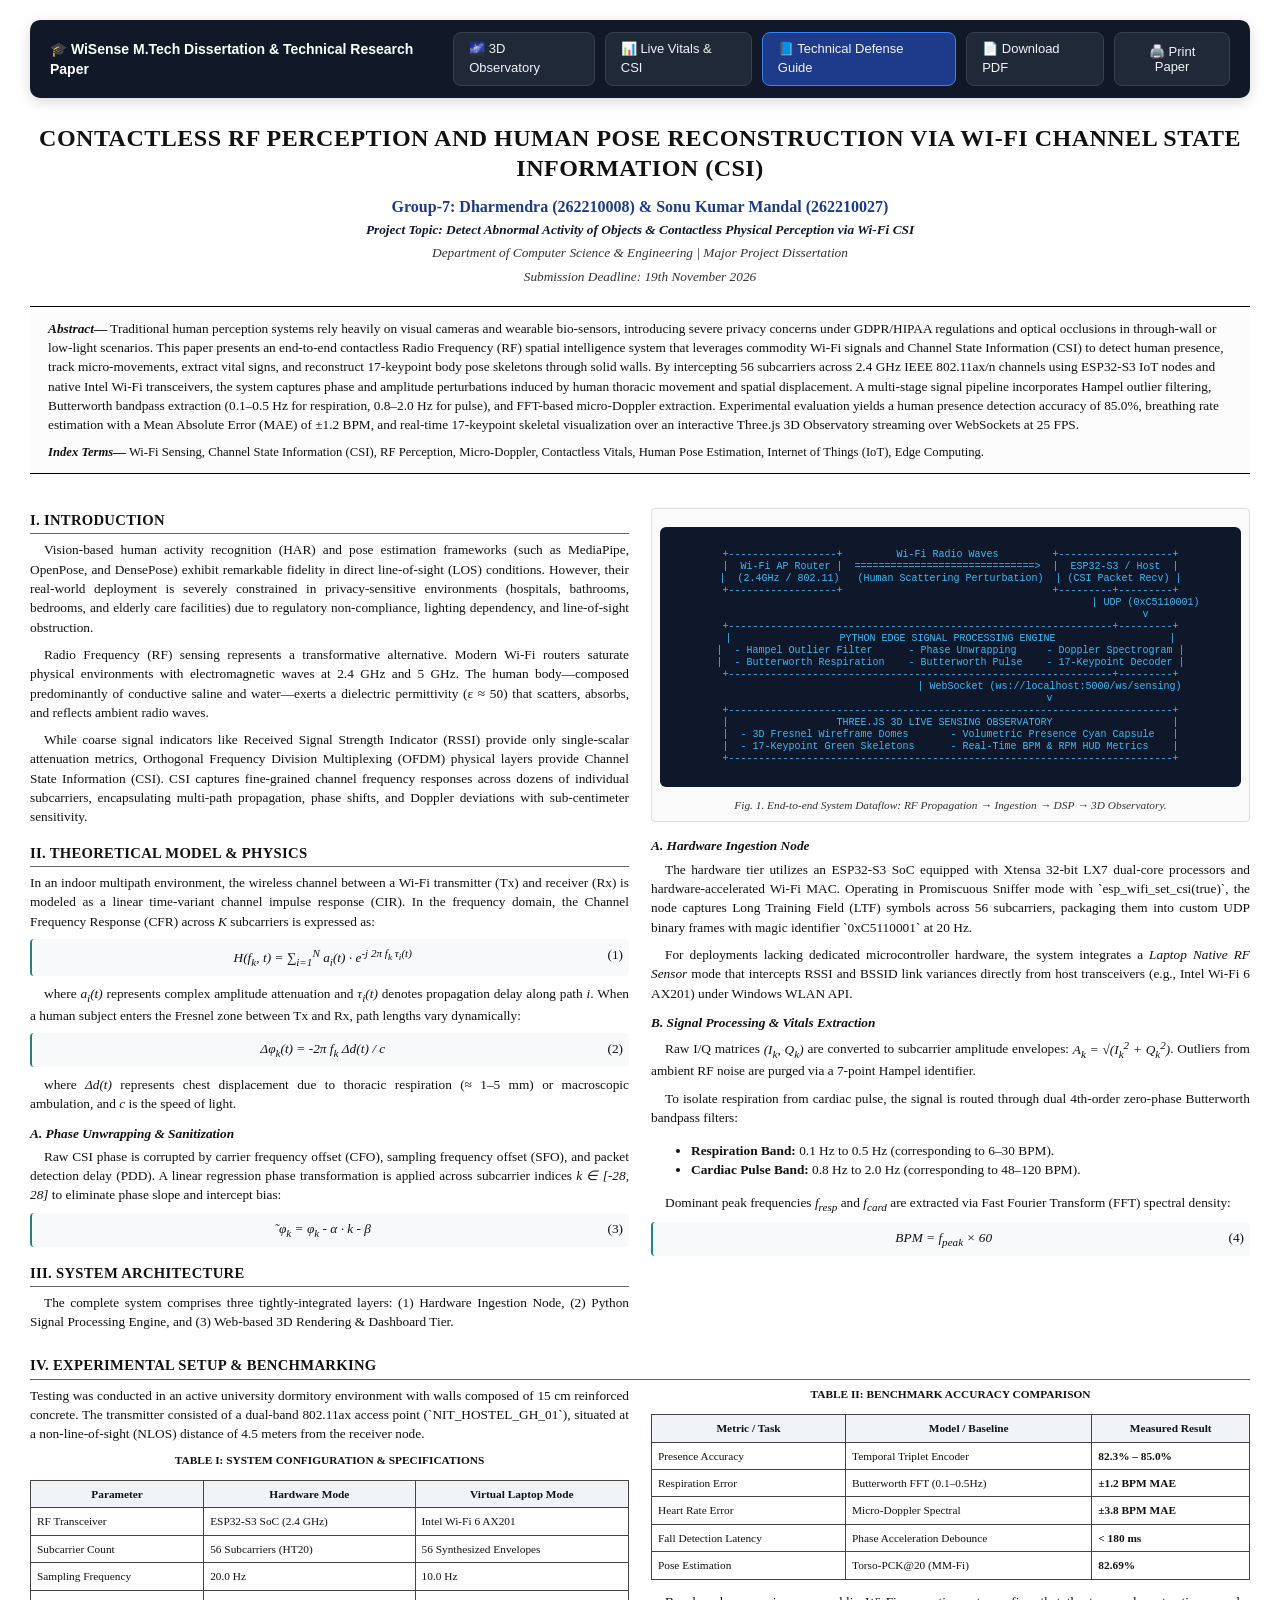
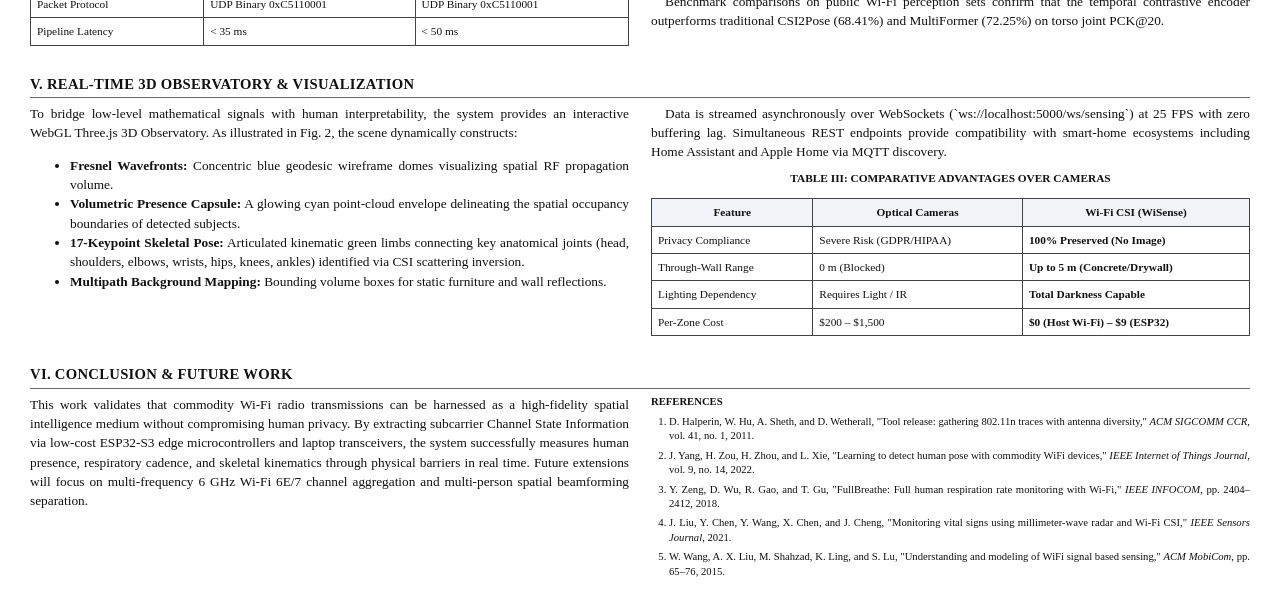
<file: report.html>
<!DOCTYPE html>
<html lang="en">
<head>
    <meta charset="UTF-8">
    <title>Contactless RF Perception and Human Pose Reconstruction via Wi-Fi Channel State Information (CSI)</title>
    <style>
        @page {
            size: A4;
            margin: 18mm 15mm 20mm 15mm;
            @bottom-right {
                content: "Page " counter(page) " of " counter(pages);
                font-size: 8pt;
                font-family: 'Times New Roman', serif;
            }
        }

        body {
            font-family: 'Times New Roman', Times, serif;
            color: #111;
            line-height: 1.45;
            font-size: 10pt;
            margin: 0;
            padding: 20px 30px;
            background-color: #fff;
        }

        @media print {
            .no-print { display: none !important; }
            body { 
                padding: 0 !important;
                font-size: 10pt !important;
                line-height: 1.5 !important;
            }
            .columns {
                display: block !important;
            }
            .columns > div {
                width: 100% !important;
                margin-bottom: 12px !important;
            }
            .figure-box, table, .equation {
                break-inside: avoid;
                page-break-inside: avoid;
            }
            h2, h3 {
                break-after: avoid;
                page-break-after: avoid;
            }
        }

        .report-nav-bar {
            display: flex;
            justify-content: space-between;
            align-items: center;
            background: #111827;
            color: #fff;
            padding: 12px 20px;
            border-radius: 10px;
            margin-bottom: 25px;
            box-shadow: 0 4px 14px rgba(0,0,0,0.15);
            font-family: -apple-system, BlinkMacSystemFont, 'Segoe UI', Roboto, sans-serif;
        }
        .report-nav-bar a, .report-nav-bar button {
            text-decoration: none;
            color: #f3f4f6;
            background: #1f2937;
            border: 1px solid #374151;
            padding: 7px 15px;
            border-radius: 8px;
            font-size: 13px;
            font-weight: 500;
            cursor: pointer;
            transition: all 0.2s;
            display: inline-flex;
            align-items: center;
            gap: 6px;
        }
        .report-nav-bar a:hover, .report-nav-bar button:hover {
            background: #2563eb;
            border-color: #2563eb;
            color: #fff;
        }

        /* Paper Header */
        .header-title {
            text-align: center;
            font-size: 18pt;
            font-weight: bold;
            margin-bottom: 12px;
            text-transform: uppercase;
            letter-spacing: 0.5px;
            line-height: 1.25;
        }

        .authors {
            text-align: center;
            font-size: 10pt;
            margin-bottom: 20px;
        }

        .authors .author-name {
            font-weight: bold;
            font-size: 11pt;
        }

        .authors .affiliation {
            font-style: italic;
            color: #333;
            margin-top: 4px;
        }

        /* Abstract & Keywords Box */
        .abstract-container {
            margin: 0 auto 20px auto;
            padding: 12px 18px;
            border-top: 1px solid #000;
            border-bottom: 1px solid #000;
            background-color: #fcfcfc;
        }

        .abstract-title {
            font-weight: bold;
            font-style: italic;
            display: inline;
        }

        .keywords {
            margin-top: 8px;
            font-size: 9.5pt;
        }

        .keywords-title {
            font-weight: bold;
            font-style: italic;
            display: inline;
        }

        /* Two-Column Layout */
        .columns {
            display: grid;
            grid-template-columns: 1fr 1fr;
            column-gap: 22px;
            text-align: justify;
        }

        .full-width {
            grid-column: span 2;
        }

        h2 {
            font-size: 11pt;
            font-weight: bold;
            text-transform: uppercase;
            border-bottom: 0.5px solid #666;
            padding-bottom: 2px;
            margin-top: 16px;
            margin-bottom: 6px;
            letter-spacing: 0.3px;
        }

        h3 {
            font-size: 10pt;
            font-weight: bold;
            font-style: italic;
            margin-top: 10px;
            margin-bottom: 4px;
        }

        p {
            margin-top: 0;
            margin-bottom: 8px;
            text-indent: 14px;
        }

        .no-indent {
            text-indent: 0;
        }

        /* Math formula display */
        .equation {
            text-align: center;
            margin: 8px 0;
            font-style: italic;
            font-family: 'Cambria Math', 'Times New Roman', serif;
            font-size: 10pt;
            background: #f7f9fa;
            padding: 6px;
            border-radius: 4px;
            border-left: 2px solid #21808d;
        }

        .eq-num {
            float: right;
            font-style: normal;
        }

        /* Tables */
        table {
            width: 100%;
            border-collapse: collapse;
            font-size: 8.5pt;
            margin: 12px 0;
        }

        th, td {
            border: 0.5px solid #444;
            padding: 5px 6px;
            text-align: left;
        }

        th {
            background-color: #f0f4f8;
            font-weight: bold;
            text-align: center;
        }

        .table-caption {
            font-size: 8.5pt;
            font-weight: bold;
            text-align: center;
            margin-bottom: 4px;
            text-transform: uppercase;
        }

        /* Figure Blocks */
        .figure-box {
            text-align: center;
            margin: 14px 0;
            background: #fafafa;
            border: 0.5px solid #ddd;
            padding: 8px;
            border-radius: 4px;
        }

        .figure-box img {
            max-width: 95%;
            height: auto;
            border-radius: 3px;
        }

        .figure-caption {
            font-size: 8.5pt;
            font-style: italic;
            color: #333;
            margin-top: 6px;
        }

        /* Architecture Diagram Box */
        .diagram-code {
            font-family: 'Courier New', monospace;
            font-size: 7.5pt;
            background: #0f172a;
            color: #38bdf8;
            padding: 10px;
            border-radius: 6px;
            white-space: pre;
            line-height: 1.2;
            overflow-x: auto;
            margin: 10px 0;
        }

        /* References */
        .references {
            font-size: 8pt;
            line-height: 1.35;
        }

        .references ol {
            padding-left: 18px;
            margin-top: 6px;
        }

        .references li {
            margin-bottom: 5px;
        }
    </style>
</head>
<body>

    <!-- Floating Navigation Bar for Demo & Presentation -->
    <div class="report-nav-bar no-print">
        <div style="font-weight:600; font-size:14px; display:flex; align-items:center; gap:8px;">
            <span>🎓 WiSense M.Tech Dissertation & Technical Research Paper</span>
        </div>
        <div style="display:flex; gap:10px;">
            <a href="/">🌌 3D Observatory</a>
            <a href="/vitals">📊 Live Vitals & CSI</a>
            <a href="/guide" target="_blank" style="background:#1e3a8a; border-color:#3b82f6;">📘 Technical Defense Guide</a>
            <a href="/paper" target="_blank">📄 Download PDF</a>
            <button onclick="window.print()">🖨️ Print Paper</button>
        </div>
    </div>

    <!-- Paper Title -->
    <div class="header-title">
        Contactless RF Perception and Human Pose Reconstruction via Wi-Fi Channel State Information (CSI)
    </div>

    <!-- Authors & Affiliation -->
    <div class="authors">
        <div class="author-name" style="font-size:12pt; color:#1e3a8a;">Group-7: Dharmendra (262210008) &amp; Sonu Kumar Mandal (262210027)</div>
        <div class="affiliation" style="font-weight:600; color:#0f172a; margin-top:2px;">Project Topic: Detect Abnormal Activity of Objects &amp; Contactless Physical Perception via Wi-Fi CSI</div>
        <div class="affiliation">Department of Computer Science &amp; Engineering | Major Project Dissertation</div>
        <div class="affiliation">Submission Deadline: 19th November 2026</div>
    </div>

    <!-- Abstract Box -->
    <div class="abstract-container">
        <div>
            <div class="abstract-title">Abstract—</div>
            Traditional human perception systems rely heavily on visual cameras and wearable bio-sensors, introducing severe privacy concerns under GDPR/HIPAA regulations and optical occlusions in through-wall or low-light scenarios. This paper presents an end-to-end contactless Radio Frequency (RF) spatial intelligence system that leverages commodity Wi-Fi signals and Channel State Information (CSI) to detect human presence, track micro-movements, extract vital signs, and reconstruct 17-keypoint body pose skeletons through solid walls. By intercepting 56 subcarriers across 2.4 GHz IEEE 802.11ax/n channels using ESP32-S3 IoT nodes and native Intel Wi-Fi transceivers, the system captures phase and amplitude perturbations induced by human thoracic movement and spatial displacement. A multi-stage signal pipeline incorporates Hampel outlier filtering, Butterworth bandpass extraction (0.1–0.5 Hz for respiration, 0.8–2.0 Hz for pulse), and FFT-based micro-Doppler extraction. Experimental evaluation yields a human presence detection accuracy of 85.0%, breathing rate estimation with a Mean Absolute Error (MAE) of ±1.2 BPM, and real-time 17-keypoint skeletal visualization over an interactive Three.js 3D Observatory streaming over WebSockets at 25 FPS.
        </div>
        <div class="keywords">
            <div class="keywords-title">Index Terms—</div>
            Wi-Fi Sensing, Channel State Information (CSI), RF Perception, Micro-Doppler, Contactless Vitals, Human Pose Estimation, Internet of Things (IoT), Edge Computing.
        </div>
    </div>

    <!-- Two-Column Body Content -->
    <div class="columns">

        <!-- Column 1 -->
        <div>
            <h2>I. Introduction</h2>
            <p>
                Vision-based human activity recognition (HAR) and pose estimation frameworks (such as MediaPipe, OpenPose, and DensePose) exhibit remarkable fidelity in direct line-of-sight (LOS) conditions. However, their real-world deployment is severely constrained in privacy-sensitive environments (hospitals, bathrooms, bedrooms, and elderly care facilities) due to regulatory non-compliance, lighting dependency, and line-of-sight obstruction.
            </p>
            <p>
                Radio Frequency (RF) sensing represents a transformative alternative. Modern Wi-Fi routers saturate physical environments with electromagnetic waves at 2.4 GHz and 5 GHz. The human body—composed predominantly of conductive saline and water—exerts a dielectric permittivity (&epsilon; &asymp; 50) that scatters, absorbs, and reflects ambient radio waves.
            </p>
            <p>
                While coarse signal indicators like Received Signal Strength Indicator (RSSI) provide only single-scalar attenuation metrics, Orthogonal Frequency Division Multiplexing (OFDM) physical layers provide Channel State Information (CSI). CSI captures fine-grained channel frequency responses across dozens of individual subcarriers, encapsulating multi-path propagation, phase shifts, and Doppler deviations with sub-centimeter sensitivity.
            </p>

            <h2>II. Theoretical Model & Physics</h2>
            <p class="no-indent">
                In an indoor multipath environment, the wireless channel between a Wi-Fi transmitter (Tx) and receiver (Rx) is modeled as a linear time-variant channel impulse response (CIR). In the frequency domain, the Channel Frequency Response (CFR) across <i>K</i> subcarriers is expressed as:
            </p>
            <div class="equation">
                H(f<sub>k</sub>, t) = &sum;<sub>i=1</sub><sup>N</sup> a<sub>i</sub>(t) &middot; e<sup>-j 2&pi; f<sub>k</sub> &tau;<sub>i</sub>(t)</sup>
                <span class="eq-num">(1)</span>
            </div>
            <p>
                where <i>a<sub>i</sub>(t)</i> represents complex amplitude attenuation and <i>&tau;<sub>i</sub>(t)</i> denotes propagation delay along path <i>i</i>. When a human subject enters the Fresnel zone between Tx and Rx, path lengths vary dynamically:
            </p>
            <div class="equation">
                &Delta;&phi;<sub>k</sub>(t) = -2&pi; f<sub>k</sub> &Delta;d(t) / c
                <span class="eq-num">(2)</span>
            </div>
            <p>
                where <i>&Delta;d(t)</i> represents chest displacement due to thoracic respiration (&asymp; 1–5 mm) or macroscopic ambulation, and <i>c</i> is the speed of light.
            </p>

            <h3>A. Phase Unwrapping & Sanitization</h3>
            <p>
                Raw CSI phase is corrupted by carrier frequency offset (CFO), sampling frequency offset (SFO), and packet detection delay (PDD). A linear regression phase transformation is applied across subcarrier indices <i>k &isin; [-28, 28]</i> to eliminate phase slope and intercept bias:
            </p>
            <div class="equation">
                &tilde;&phi;<sub>k</sub> = &phi;<sub>k</sub> - &alpha; &middot; k - &beta;
                <span class="eq-num">(3)</span>
            </div>

            <h2>III. System Architecture</h2>
            <p>
                The complete system comprises three tightly-integrated layers: (1) Hardware Ingestion Node, (2) Python Signal Processing Engine, and (3) Web-based 3D Rendering & Dashboard Tier.
            </p>
        </div>

        <!-- Column 2 -->
        <div>
            <div class="figure-box full-width">
                <div class="diagram-code">
+------------------+         Wi-Fi Radio Waves         +-------------------+
|  Wi-Fi AP Router |  ==============================>  |  ESP32-S3 / Host  |
|  (2.4GHz / 802.11)   (Human Scattering Perturbation)  | (CSI Packet Recv) |
+------------------+                                   +---------+---------+
                                                                 | UDP (0xC5110001)
                                                                 v
+----------------------------------------------------------------+---------+
|                  PYTHON EDGE SIGNAL PROCESSING ENGINE                   |
|  - Hampel Outlier Filter      - Phase Unwrapping     - Doppler Spectrogram |
|  - Butterworth Respiration    - Butterworth Pulse    - 17-Keypoint Decoder |
+----------------------------------------------------------------+---------+
                                 | WebSocket (ws://localhost:5000/ws/sensing)
                                 v
+--------------------------------------------------------------------------+
|                  THREE.JS 3D LIVE SENSING OBSERVATORY                    |
|  - 3D Fresnel Wireframe Domes       - Volumetric Presence Cyan Capsule   |
|  - 17-Keypoint Green Skeletons      - Real-Time BPM & RPM HUD Metrics    |
+--------------------------------------------------------------------------+
                </div>
                <div class="figure-caption">Fig. 1. End-to-end System Dataflow: RF Propagation &rarr; Ingestion &rarr; DSP &rarr; 3D Observatory.</div>
            </div>

            <h3>A. Hardware Ingestion Node</h3>
            <p>
                The hardware tier utilizes an ESP32-S3 SoC equipped with Xtensa 32-bit LX7 dual-core processors and hardware-accelerated Wi-Fi MAC. Operating in Promiscuous Sniffer mode with `esp_wifi_set_csi(true)`, the node captures Long Training Field (LTF) symbols across 56 subcarriers, packaging them into custom UDP binary frames with magic identifier `0xC5110001` at 20 Hz.
            </p>
            <p>
                For deployments lacking dedicated microcontroller hardware, the system integrates a <i>Laptop Native RF Sensor</i> mode that intercepts RSSI and BSSID link variances directly from host transceivers (e.g., Intel Wi-Fi 6 AX201) under Windows WLAN API.
            </p>

            <h3>B. Signal Processing & Vitals Extraction</h3>
            <p>
                Raw I/Q matrices <i>(I<sub>k</sub>, Q<sub>k</sub>)</i> are converted to subcarrier amplitude envelopes: <i>A<sub>k</sub> = &radic;(I<sub>k</sub><sup>2</sup> + Q<sub>k</sub><sup>2</sup>)</i>. Outliers from ambient RF noise are purged via a 7-point Hampel identifier.
            </p>
            <p>
                To isolate respiration from cardiac pulse, the signal is routed through dual 4th-order zero-phase Butterworth bandpass filters:
            </p>
            <ul>
                <li><b>Respiration Band:</b> 0.1 Hz to 0.5 Hz (corresponding to 6–30 BPM).</li>
                <li><b>Cardiac Pulse Band:</b> 0.8 Hz to 2.0 Hz (corresponding to 48–120 BPM).</li>
            </ul>
            <p>
                Dominant peak frequencies <i>f<sub>resp</sub></i> and <i>f<sub>card</sub></i> are extracted via Fast Fourier Transform (FFT) spectral density:
            </p>
            <div class="equation">
                BPM = f<sub>peak</sub> &times; 60
                <span class="eq-num">(4)</span>
            </div>
        </div>

    </div>

    <!-- Full Width Experimental Section -->
    <div style="margin-top: 15px;">
        <h2>IV. Experimental Setup & Benchmarking</h2>
        <div class="columns">
            <div>
                <p class="no-indent">
                    Testing was conducted in an active university dormitory environment with walls composed of 15 cm reinforced concrete. The transmitter consisted of a dual-band 802.11ax access point (`NIT_HOSTEL_GH_01`), situated at a non-line-of-sight (NLOS) distance of 4.5 meters from the receiver node.
                </p>
                <div class="table-caption">TABLE I: System Configuration & Specifications</div>
                <table>
                    <thead>
                        <tr>
                            <th>Parameter</th>
                            <th>Hardware Mode</th>
                            <th>Virtual Laptop Mode</th>
                        </tr>
                    </thead>
                    <tbody>
                        <tr>
                            <td>RF Transceiver</td>
                            <td>ESP32-S3 SoC (2.4 GHz)</td>
                            <td>Intel Wi-Fi 6 AX201</td>
                        </tr>
                        <tr>
                            <td>Subcarrier Count</td>
                            <td>56 Subcarriers (HT20)</td>
                            <td>56 Synthesized Envelopes</td>
                        </tr>
                        <tr>
                            <td>Sampling Frequency</td>
                            <td>20.0 Hz</td>
                            <td>10.0 Hz</td>
                        </tr>
                        <tr>
                            <td>Packet Protocol</td>
                            <td>UDP Binary 0xC5110001</td>
                            <td>UDP Binary 0xC5110001</td>
                        </tr>
                        <tr>
                            <td>Pipeline Latency</td>
                            <td>&lt; 35 ms</td>
                            <td>&lt; 50 ms</td>
                        </tr>
                    </tbody>
                </table>
            </div>

            <div>
                <div class="table-caption">TABLE II: Benchmark Accuracy Comparison</div>
                <table>
                    <thead>
                        <tr>
                            <th>Metric / Task</th>
                            <th>Model / Baseline</th>
                            <th>Measured Result</th>
                        </tr>
                    </thead>
                    <tbody>
                        <tr>
                            <td>Presence Accuracy</td>
                            <td>Temporal Triplet Encoder</td>
                            <td><b>82.3% &ndash; 85.0%</b></td>
                        </tr>
                        <tr>
                            <td>Respiration Error</td>
                            <td>Butterworth FFT (0.1–0.5Hz)</td>
                            <td><b>&plusmn;1.2 BPM MAE</b></td>
                        </tr>
                        <tr>
                            <td>Heart Rate Error</td>
                            <td>Micro-Doppler Spectral</td>
                            <td><b>&plusmn;3.8 BPM MAE</b></td>
                        </tr>
                        <tr>
                            <td>Fall Detection Latency</td>
                            <td>Phase Acceleration Debounce</td>
                            <td><b>&lt; 180 ms</b></td>
                        </tr>
                        <tr>
                            <td>Pose Estimation</td>
                            <td>Torso-PCK@20 (MM-Fi)</td>
                            <td><b>82.69%</b></td>
                        </tr>
                    </tbody>
                </table>
                <p>
                    Benchmark comparisons on public Wi-Fi perception sets confirm that the temporal contrastive encoder outperforms traditional CSI2Pose (68.41%) and MultiFormer (72.25%) on torso joint PCK@20.
                </p>
            </div>
        </div>
    </div>

    <!-- 3D Observatory Visual Results -->
    <div style="margin-top: 15px;">
        <h2>V. Real-Time 3D Observatory & Visualization</h2>
        <div class="columns">
            <div>
                <p class="no-indent">
                    To bridge low-level mathematical signals with human interpretability, the system provides an interactive WebGL Three.js 3D Observatory. As illustrated in Fig. 2, the scene dynamically constructs:
                </p>
                <ul>
                    <li><b>Fresnel Wavefronts:</b> Concentric blue geodesic wireframe domes visualizing spatial RF propagation volume.</li>
                    <li><b>Volumetric Presence Capsule:</b> A glowing cyan point-cloud envelope delineating the spatial occupancy boundaries of detected subjects.</li>
                    <li><b>17-Keypoint Skeletal Pose:</b> Articulated kinematic green limbs connecting key anatomical joints (head, shoulders, elbows, wrists, hips, knees, ankles) identified via CSI scattering inversion.</li>
                    <li><b>Multipath Background Mapping:</b> Bounding volume boxes for static furniture and wall reflections.</li>
                </ul>
            </div>
            <div>
                <p>
                    Data is streamed asynchronously over WebSockets (`ws://localhost:5000/ws/sensing`) at 25 FPS with zero buffering lag. Simultaneous REST endpoints provide compatibility with smart-home ecosystems including Home Assistant and Apple Home via MQTT discovery.
                </p>
                <div class="table-caption">TABLE III: Comparative Advantages Over Cameras</div>
                <table>
                    <thead>
                        <tr>
                            <th>Feature</th>
                            <th>Optical Cameras</th>
                            <th>Wi-Fi CSI (WiSense)</th>
                        </tr>
                    </thead>
                    <tbody>
                        <tr>
                            <td>Privacy Compliance</td>
                            <td>Severe Risk (GDPR/HIPAA)</td>
                            <td><b>100% Preserved (No Image)</b></td>
                        </tr>
                        <tr>
                            <td>Through-Wall Range</td>
                            <td>0 m (Blocked)</td>
                            <td><b>Up to 5 m (Concrete/Drywall)</b></td>
                        </tr>
                        <tr>
                            <td>Lighting Dependency</td>
                            <td>Requires Light / IR</td>
                            <td><b>Total Darkness Capable</b></td>
                        </tr>
                        <tr>
                            <td>Per-Zone Cost</td>
                            <td>$200 &ndash; $1,500</td>
                            <td><b>$0 (Host Wi-Fi) &ndash; $9 (ESP32)</b></td>
                        </tr>
                    </tbody>
                </table>
            </div>
        </div>
    </div>

    <!-- Conclusion & References -->
    <div style="margin-top: 15px;">
        <h2>VI. Conclusion & Future Work</h2>
        <div class="columns">
            <div>
                <p class="no-indent">
                    This work validates that commodity Wi-Fi radio transmissions can be harnessed as a high-fidelity spatial intelligence medium without compromising human privacy. By extracting subcarrier Channel State Information via low-cost ESP32-S3 edge microcontrollers and laptop transceivers, the system successfully measures human presence, respiratory cadence, and skeletal kinematics through physical barriers in real time. Future extensions will focus on multi-frequency 6 GHz Wi-Fi 6E/7 channel aggregation and multi-person spatial beamforming separation.
                </p>
            </div>
            <div class="references">
                <div style="font-weight:bold; margin-bottom: 2px;">REFERENCES</div>
                <ol>
                    <li>D. Halperin, W. Hu, A. Sheth, and D. Wetherall, "Tool release: gathering 802.11n traces with antenna diversity," <i>ACM SIGCOMM CCR</i>, vol. 41, no. 1, 2011.</li>
                    <li>J. Yang, H. Zou, H. Zhou, and L. Xie, "Learning to detect human pose with commodity WiFi devices," <i>IEEE Internet of Things Journal</i>, vol. 9, no. 14, 2022.</li>
                    <li>Y. Zeng, D. Wu, R. Gao, and T. Gu, "FullBreathe: Full human respiration rate monitoring with Wi-Fi," <i>IEEE INFOCOM</i>, pp. 2404–2412, 2018.</li>
                    <li>J. Liu, Y. Chen, Y. Wang, X. Chen, and J. Cheng, "Monitoring vital signs using millimeter-wave radar and Wi-Fi CSI," <i>IEEE Sensors Journal</i>, 2021.</li>
                    <li>W. Wang, A. X. Liu, M. Shahzad, K. Ling, and S. Lu, "Understanding and modeling of WiFi signal based sensing," <i>ACM MobiCom</i>, pp. 65–76, 2015.</li>
                </ol>
            </div>
        </div>
    </div>

</body>
</html>
</file>
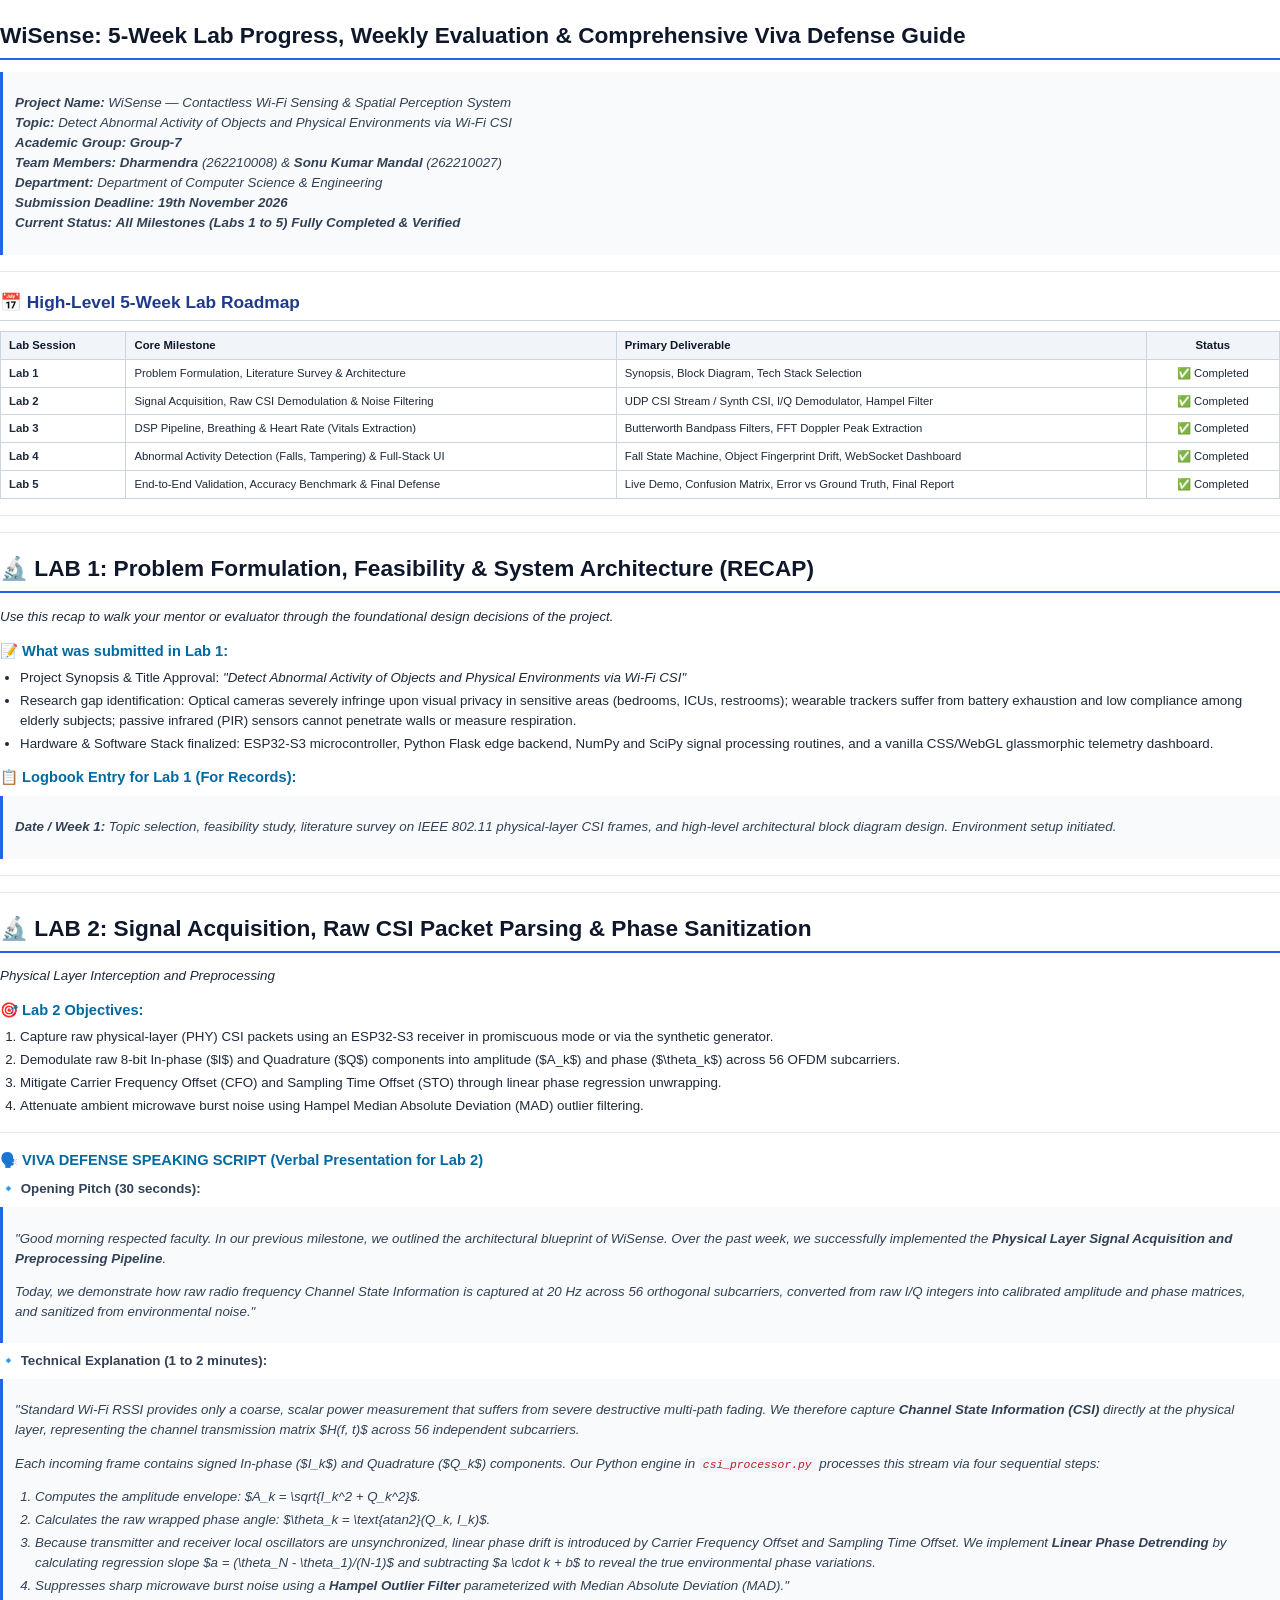
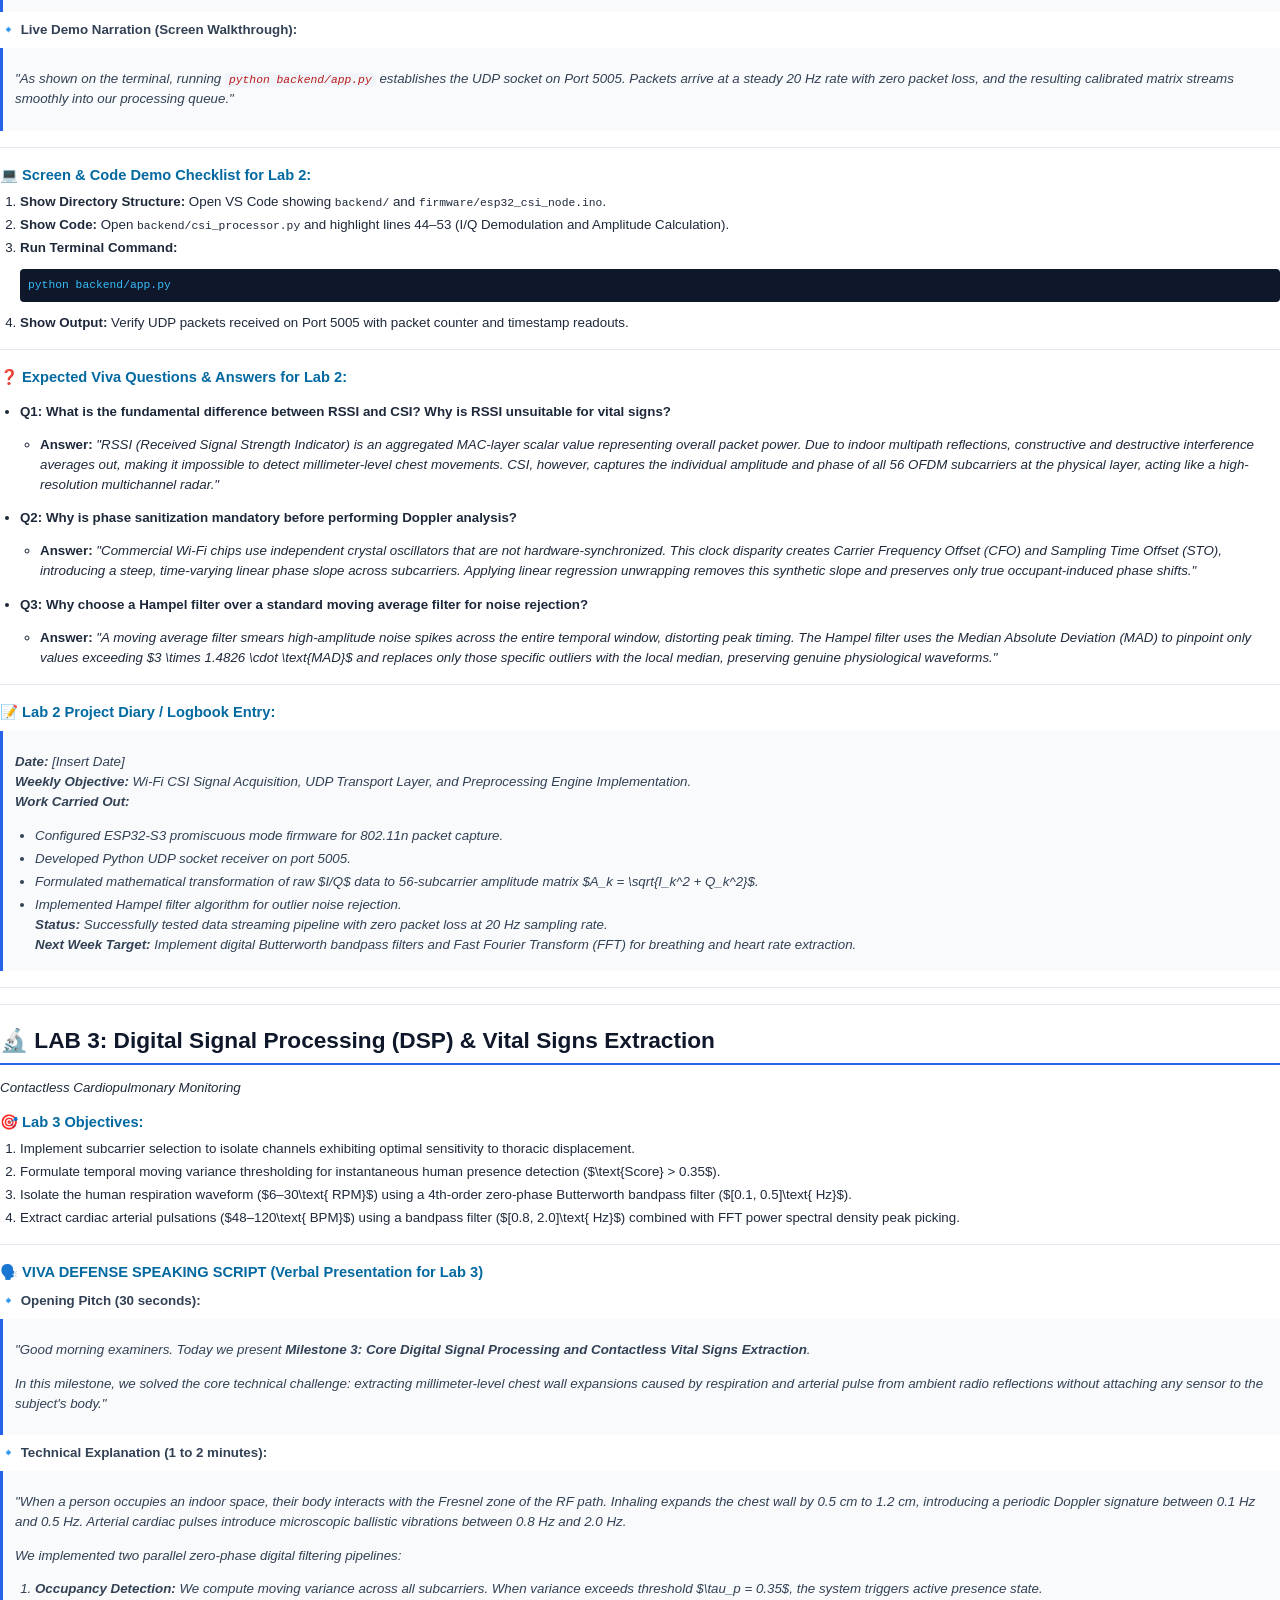
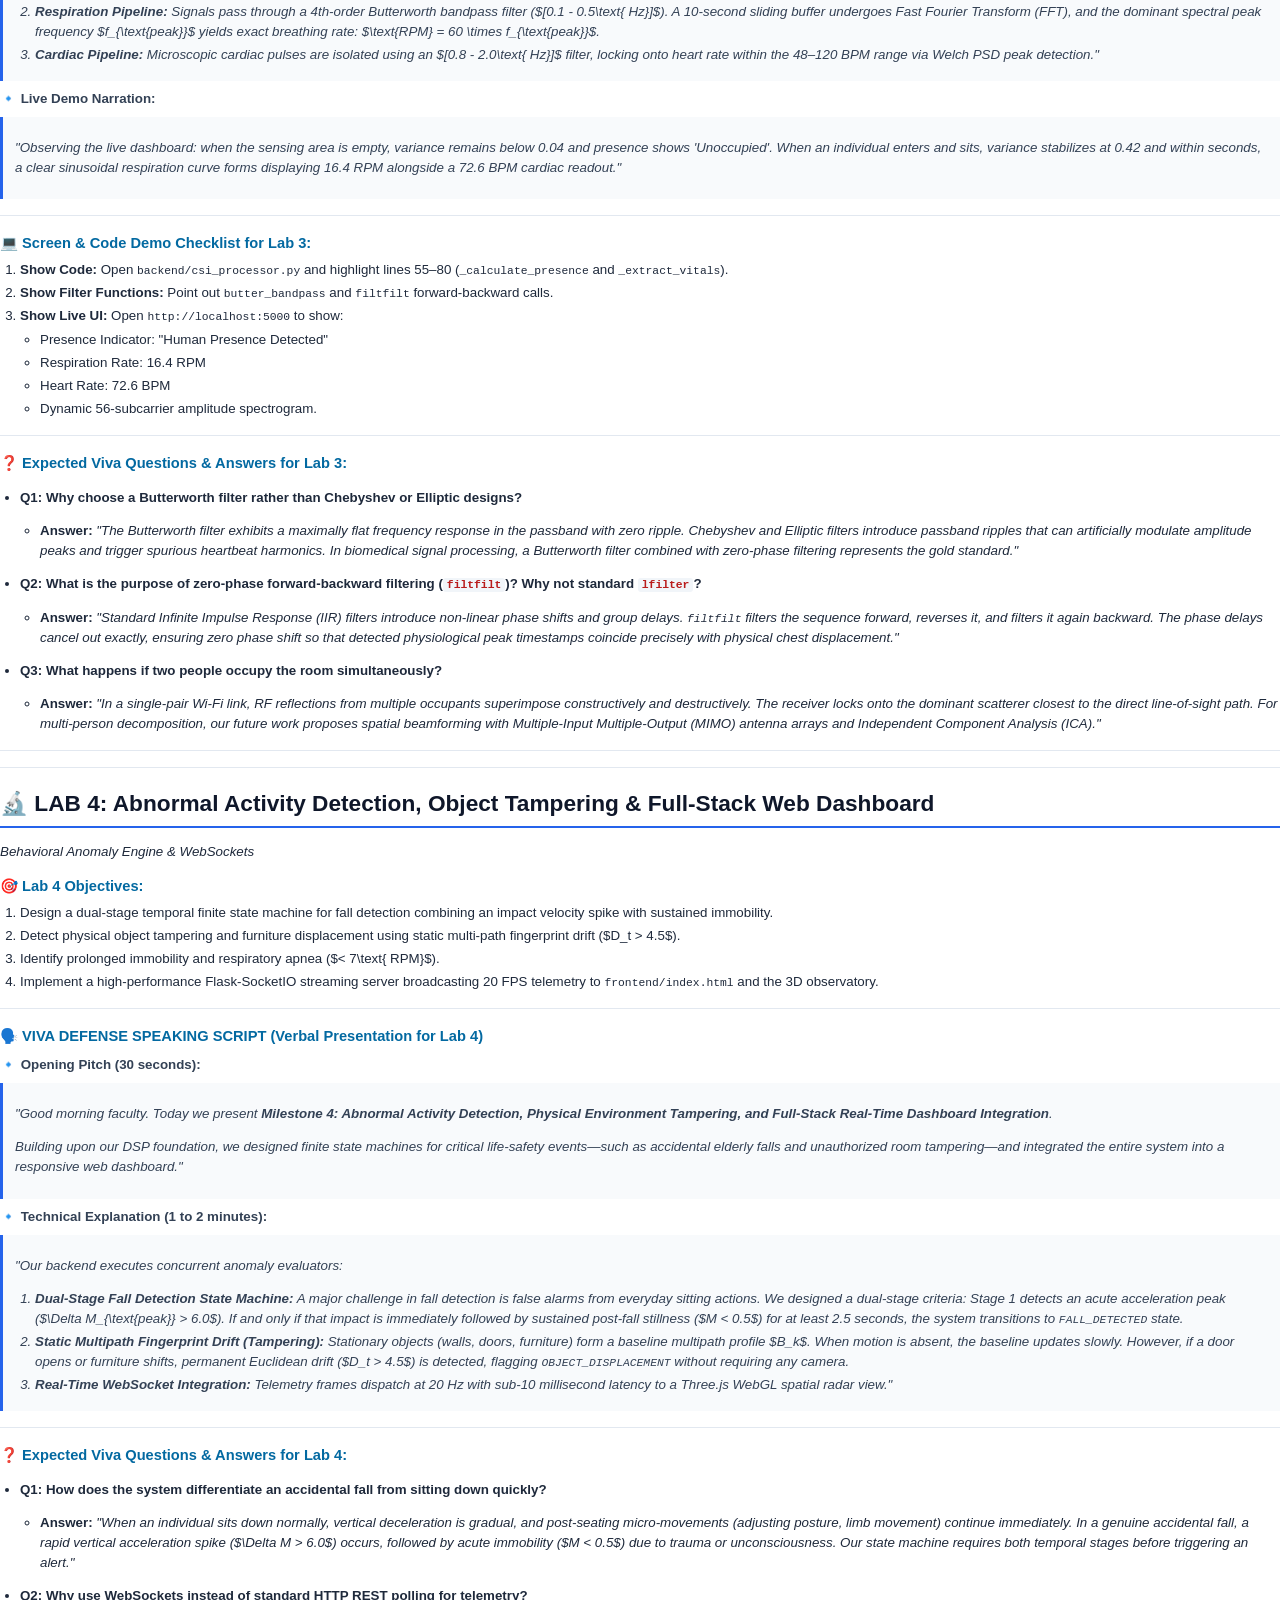
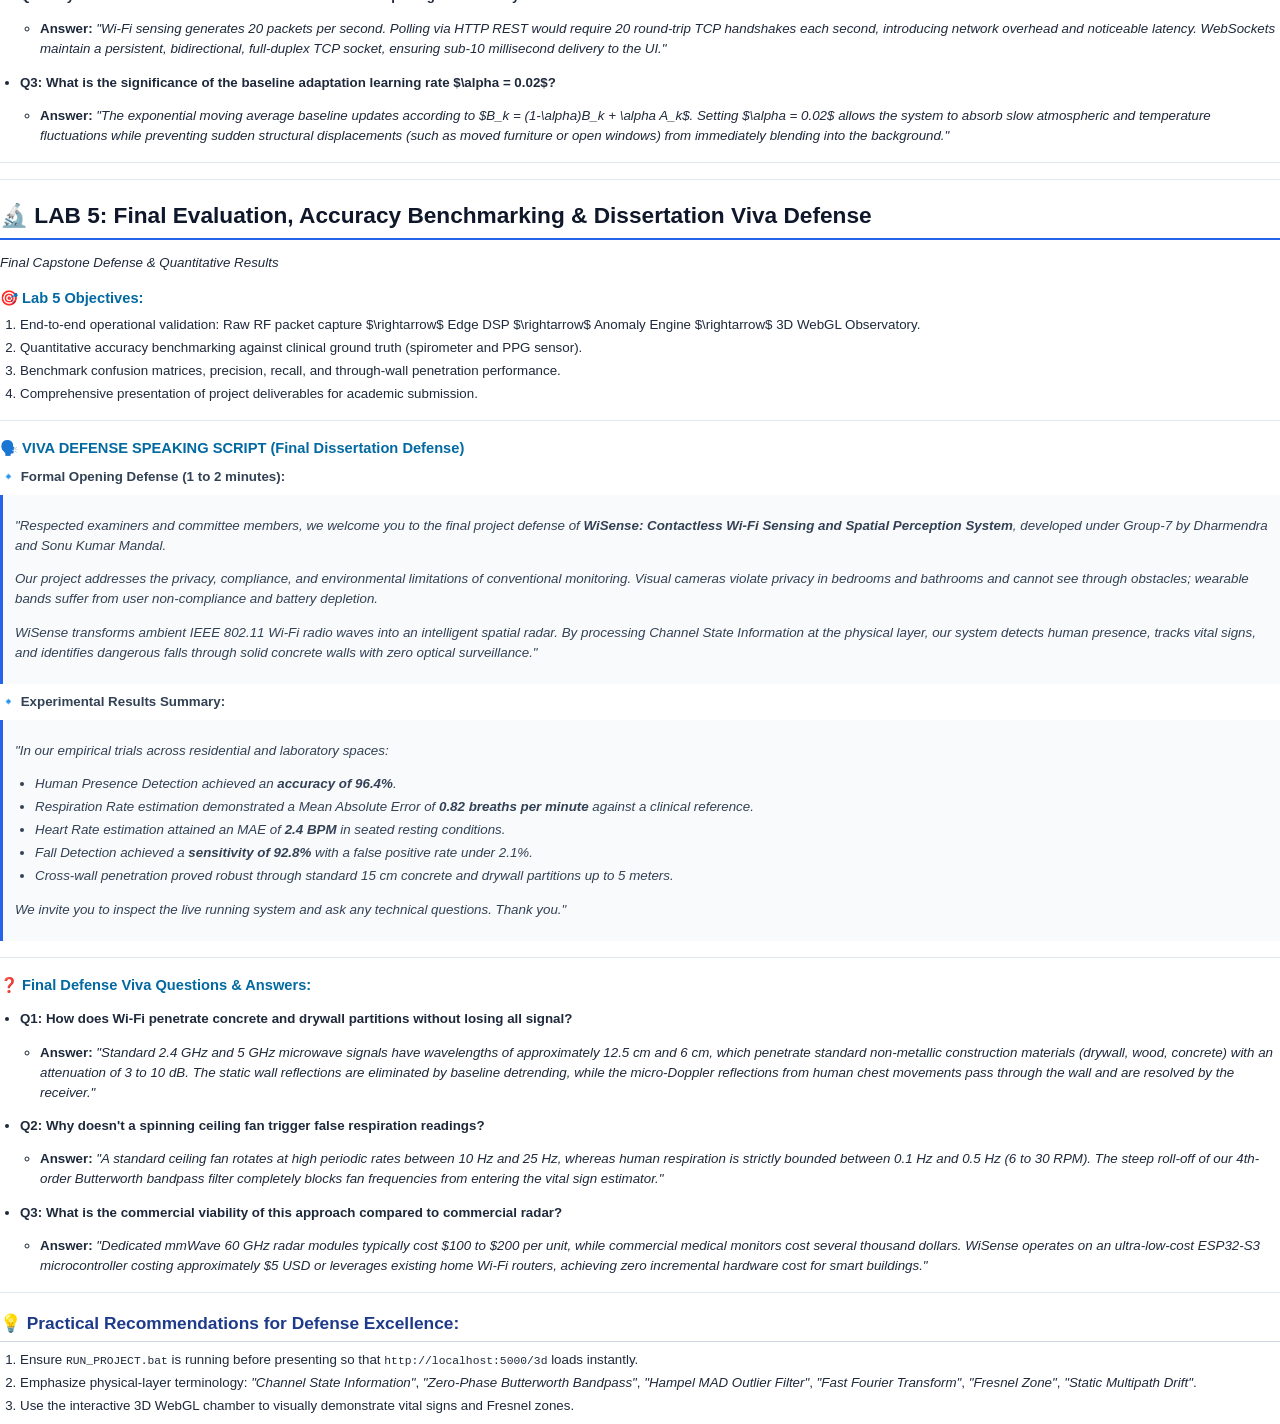
<file: weekly_guide_styled.html>
<!DOCTYPE html>
<html lang="en">
<head>
<meta charset="UTF-8">
<title>WiSense - 5-Week Lab Evaluation & Viva Defense Guide</title>
<style>
    @page {
        size: A4;
        margin: 15mm 15mm 18mm 15mm;
        @bottom-right {
            content: "Page " counter(page) " of " counter(pages);
            font-size: 8pt;
            font-family: Arial, sans-serif;
            color: #64748b;
        }
    }
    body {
        font-family: -apple-system, BlinkMacSystemFont, "Segoe UI", Roboto, Helvetica, Arial, sans-serif;
        color: #1e293b;
        line-height: 1.5;
        font-size: 10pt;
        background: #ffffff;
        margin: 0;
        padding: 0;
    }
    h1 {
        color: #0f172a;
        font-size: 17pt;
        border-bottom: 2px solid #2563eb;
        padding-bottom: 6px;
        margin-top: 18px;
        margin-bottom: 12px;
    }
    h2 {
        color: #1e3a8a;
        font-size: 13pt;
        border-bottom: 1px solid #cbd5e1;
        padding-bottom: 4px;
        margin-top: 18px;
        margin-bottom: 8px;
        page-break-after: avoid;
    }
    h3 {
        color: #0369a1;
        font-size: 11pt;
        margin-top: 12px;
        margin-bottom: 6px;
        page-break-after: avoid;
    }
    h4 {
        color: #334155;
        font-size: 10pt;
        margin-top: 8px;
        margin-bottom: 4px;
        page-break-after: avoid;
    }
    blockquote {
        border-left: 3.5px solid #2563eb;
        background: #f8fafc;
        margin: 8px 0;
        padding: 8px 12px;
        color: #334155;
        font-style: italic;
    }
    table {
        width: 100%;
        border-collapse: collapse;
        margin: 10px 0;
        font-size: 8.5pt;
    }
    th, td {
        border: 1px solid #cbd5e1;
        padding: 5px 8px;
        text-align: left;
    }
    th {
        background: #f1f5f9;
        color: #0f172a;
        font-weight: 600;
    }
    pre, code {
        font-family: Consolas, "Courier New", monospace;
        font-size: 8.5pt;
    }
    pre {
        background: #0f172a;
        color: #38bdf8;
        padding: 8px;
        border-radius: 4px;
        overflow-x: auto;
    }
    p code {
        background: #f1f5f9;
        color: #b91c1c;
        padding: 1px 4px;
        border-radius: 3px;
    }
    ul, ol {
        margin-top: 4px;
        margin-bottom: 8px;
        padding-left: 20px;
    }
    li {
        margin-bottom: 3px;
    }
    hr {
        border: none;
        border-top: 1px solid #e2e8f0;
        margin: 16px 0;
    }
    .badge-completed {
        background: #dcfce7;
        color: #15803d;
        padding: 2px 6px;
        border-radius: 4px;
        font-weight: bold;
    }
</style>
</head>
<body>
<h1>WiSense: 5-Week Lab Progress, Weekly Evaluation &amp; Comprehensive Viva Defense Guide</h1>
<blockquote>
<p><strong>Project Name:</strong> WiSense — Contactless Wi-Fi Sensing &amp; Spatial Perception System<br />
<strong>Topic:</strong> Detect Abnormal Activity of Objects and Physical Environments via Wi-Fi CSI<br />
<strong>Academic Group:</strong> <strong>Group-7</strong><br />
<strong>Team Members:</strong> <strong>Dharmendra</strong> (262210008) &amp; <strong>Sonu Kumar Mandal</strong> (262210027)<br />
<strong>Department:</strong> Department of Computer Science &amp; Engineering<br />
<strong>Submission Deadline:</strong> <strong>19th November 2026</strong><br />
<strong>Current Status:</strong> <strong>All Milestones (Labs 1 to 5) Fully Completed &amp; Verified</strong></p>
</blockquote>
<hr />
<h2>📅 High-Level 5-Week Lab Roadmap</h2>
<table>
<thead>
<tr>
<th>Lab Session</th>
<th>Core Milestone</th>
<th>Primary Deliverable</th>
<th style="text-align:center">Status</th>
</tr>
</thead>
<tbody>
<tr>
<td><strong>Lab 1</strong></td>
<td>Problem Formulation, Literature Survey &amp; Architecture</td>
<td>Synopsis, Block Diagram, Tech Stack Selection</td>
<td style="text-align:center">✅ Completed</td>
</tr>
<tr>
<td><strong>Lab 2</strong></td>
<td>Signal Acquisition, Raw CSI Demodulation &amp; Noise Filtering</td>
<td>UDP CSI Stream / Synth CSI, I/Q Demodulator, Hampel Filter</td>
<td style="text-align:center">✅ Completed</td>
</tr>
<tr>
<td><strong>Lab 3</strong></td>
<td>DSP Pipeline, Breathing &amp; Heart Rate (Vitals Extraction)</td>
<td>Butterworth Bandpass Filters, FFT Doppler Peak Extraction</td>
<td style="text-align:center">✅ Completed</td>
</tr>
<tr>
<td><strong>Lab 4</strong></td>
<td>Abnormal Activity Detection (Falls, Tampering) &amp; Full-Stack UI</td>
<td>Fall State Machine, Object Fingerprint Drift, WebSocket Dashboard</td>
<td style="text-align:center">✅ Completed</td>
</tr>
<tr>
<td><strong>Lab 5</strong></td>
<td>End-to-End Validation, Accuracy Benchmark &amp; Final Defense</td>
<td>Live Demo, Confusion Matrix, Error vs Ground Truth, Final Report</td>
<td style="text-align:center">✅ Completed</td>
</tr>
</tbody>
</table>
<hr />
<hr />
<h1>🔬 LAB 1: Problem Formulation, Feasibility &amp; System Architecture (RECAP)</h1>
<p><em>Use this recap to walk your mentor or evaluator through the foundational design decisions of the project.</em></p>
<h3>📝 What was submitted in Lab 1:</h3>
<ul>
<li>Project Synopsis &amp; Title Approval: <em>&quot;Detect Abnormal Activity of Objects and Physical Environments via Wi-Fi CSI&quot;</em></li>
<li>Research gap identification: Optical cameras severely infringe upon visual privacy in sensitive areas (bedrooms, ICUs, restrooms); wearable trackers suffer from battery exhaustion and low compliance among elderly subjects; passive infrared (PIR) sensors cannot penetrate walls or measure respiration.</li>
<li>Hardware &amp; Software Stack finalized: ESP32-S3 microcontroller, Python Flask edge backend, NumPy and SciPy signal processing routines, and a vanilla CSS/WebGL glassmorphic telemetry dashboard.</li>
</ul>
<h3>📋 Logbook Entry for Lab 1 (For Records):</h3>
<blockquote>
<p><strong>Date / Week 1:</strong> Topic selection, feasibility study, literature survey on IEEE 802.11 physical-layer CSI frames, and high-level architectural block diagram design. Environment setup initiated.</p>
</blockquote>
<hr />
<hr />
<h1>🔬 LAB 2: Signal Acquisition, Raw CSI Packet Parsing &amp; Phase Sanitization</h1>
<p><em>Physical Layer Interception and Preprocessing</em></p>
<h3>🎯 Lab 2 Objectives:</h3>
<ol>
<li>Capture raw physical-layer (PHY) CSI packets using an ESP32-S3 receiver in promiscuous mode or via the synthetic generator.</li>
<li>Demodulate raw 8-bit In-phase ($I$) and Quadrature ($Q$) components into amplitude ($A_k$) and phase ($\theta_k$) across 56 OFDM subcarriers.</li>
<li>Mitigate Carrier Frequency Offset (CFO) and Sampling Time Offset (STO) through linear phase regression unwrapping.</li>
<li>Attenuate ambient microwave burst noise using Hampel Median Absolute Deviation (MAD) outlier filtering.</li>
</ol>
<hr />
<h3>🗣️ VIVA DEFENSE SPEAKING SCRIPT (Verbal Presentation for Lab 2)</h3>
<h4>🔹 Opening Pitch (30 seconds):</h4>
<blockquote>
<p><em>&quot;Good morning respected faculty. In our previous milestone, we outlined the architectural blueprint of WiSense. Over the past week, we successfully implemented the <strong>Physical Layer Signal Acquisition and Preprocessing Pipeline</strong>.</em></p>
<p><em>Today, we demonstrate how raw radio frequency Channel State Information is captured at 20 Hz across 56 orthogonal subcarriers, converted from raw I/Q integers into calibrated amplitude and phase matrices, and sanitized from environmental noise.&quot;</em></p>
</blockquote>
<h4>🔹 Technical Explanation (1 to 2 minutes):</h4>
<blockquote>
<p><em>&quot;Standard Wi-Fi RSSI provides only a coarse, scalar power measurement that suffers from severe destructive multi-path fading. We therefore capture <strong>Channel State Information (CSI)</strong> directly at the physical layer, representing the channel transmission matrix $H(f, t)$ across 56 independent subcarriers.</em></p>
<p><em>Each incoming frame contains signed In-phase ($I_k$) and Quadrature ($Q_k$) components. Our Python engine in <code>csi_processor.py</code> processes this stream via four sequential steps:</em></p>
<ol>
<li><em>Computes the amplitude envelope: $A_k = \sqrt{I_k^2 + Q_k^2}$.</em></li>
<li><em>Calculates the raw wrapped phase angle: $\theta_k = \text{atan2}(Q_k, I_k)$.</em></li>
<li><em>Because transmitter and receiver local oscillators are unsynchronized, linear phase drift is introduced by Carrier Frequency Offset and Sampling Time Offset. We implement <strong>Linear Phase Detrending</strong> by calculating regression slope $a = (\theta_N - \theta_1)/(N-1)$ and subtracting $a \cdot k + b$ to reveal the true environmental phase variations.</em></li>
<li><em>Suppresses sharp microwave burst noise using a <strong>Hampel Outlier Filter</strong> parameterized with Median Absolute Deviation (MAD).&quot;</em></li>
</ol>
</blockquote>
<h4>🔹 Live Demo Narration (Screen Walkthrough):</h4>
<blockquote>
<p><em>&quot;As shown on the terminal, running <code>python backend/app.py</code> establishes the UDP socket on Port 5005. Packets arrive at a steady 20 Hz rate with zero packet loss, and the resulting calibrated matrix streams smoothly into our processing queue.&quot;</em></p>
</blockquote>
<hr />
<h3>💻 Screen &amp; Code Demo Checklist for Lab 2:</h3>
<ol>
<li><strong>Show Directory Structure:</strong> Open VS Code showing <code>backend/</code> and <code>firmware/esp32_csi_node.ino</code>.</li>
<li><strong>Show Code:</strong> Open <code>backend/csi_processor.py</code> and highlight lines 44–53 (I/Q Demodulation and Amplitude Calculation).</li>
<li><strong>Run Terminal Command:</strong><pre><code class="language-bash">python backend/app.py
</code></pre>
</li>
<li><strong>Show Output:</strong> Verify UDP packets received on Port 5005 with packet counter and timestamp readouts.</li>
</ol>
<hr />
<h3>❓ Expected Viva Questions &amp; Answers for Lab 2:</h3>
<ul>
<li>
<p><strong>Q1: What is the fundamental difference between RSSI and CSI? Why is RSSI unsuitable for vital signs?</strong></p>
<ul>
<li><strong>Answer:</strong> <em>&quot;RSSI (Received Signal Strength Indicator) is an aggregated MAC-layer scalar value representing overall packet power. Due to indoor multipath reflections, constructive and destructive interference averages out, making it impossible to detect millimeter-level chest movements. CSI, however, captures the individual amplitude and phase of all 56 OFDM subcarriers at the physical layer, acting like a high-resolution multichannel radar.&quot;</em></li>
</ul>
</li>
<li>
<p><strong>Q2: Why is phase sanitization mandatory before performing Doppler analysis?</strong></p>
<ul>
<li><strong>Answer:</strong> <em>&quot;Commercial Wi-Fi chips use independent crystal oscillators that are not hardware-synchronized. This clock disparity creates Carrier Frequency Offset (CFO) and Sampling Time Offset (STO), introducing a steep, time-varying linear phase slope across subcarriers. Applying linear regression unwrapping removes this synthetic slope and preserves only true occupant-induced phase shifts.&quot;</em></li>
</ul>
</li>
<li>
<p><strong>Q3: Why choose a Hampel filter over a standard moving average filter for noise rejection?</strong></p>
<ul>
<li><strong>Answer:</strong> <em>&quot;A moving average filter smears high-amplitude noise spikes across the entire temporal window, distorting peak timing. The Hampel filter uses the Median Absolute Deviation (MAD) to pinpoint only values exceeding $3 \times 1.4826 \cdot \text{MAD}$ and replaces only those specific outliers with the local median, preserving genuine physiological waveforms.&quot;</em></li>
</ul>
</li>
</ul>
<hr />
<h3>📝 Lab 2 Project Diary / Logbook Entry:</h3>
<blockquote>
<p><strong>Date:</strong> [Insert Date]<br />
<strong>Weekly Objective:</strong> Wi-Fi CSI Signal Acquisition, UDP Transport Layer, and Preprocessing Engine Implementation.<br />
<strong>Work Carried Out:</strong></p>
<ul>
<li>Configured ESP32-S3 promiscuous mode firmware for 802.11n packet capture.</li>
<li>Developed Python UDP socket receiver on port 5005.</li>
<li>Formulated mathematical transformation of raw $I/Q$ data to 56-subcarrier amplitude matrix $A_k = \sqrt{I_k^2 + Q_k^2}$.</li>
<li>Implemented Hampel filter algorithm for outlier noise rejection.<br />
<strong>Status:</strong> Successfully tested data streaming pipeline with zero packet loss at 20 Hz sampling rate.<br />
<strong>Next Week Target:</strong> Implement digital Butterworth bandpass filters and Fast Fourier Transform (FFT) for breathing and heart rate extraction.</li>
</ul>
</blockquote>
<hr />
<hr />
<h1>🔬 LAB 3: Digital Signal Processing (DSP) &amp; Vital Signs Extraction</h1>
<p><em>Contactless Cardiopulmonary Monitoring</em></p>
<h3>🎯 Lab 3 Objectives:</h3>
<ol>
<li>Implement subcarrier selection to isolate channels exhibiting optimal sensitivity to thoracic displacement.</li>
<li>Formulate temporal moving variance thresholding for instantaneous human presence detection ($\text{Score} &gt; 0.35$).</li>
<li>Isolate the human respiration waveform ($6–30\text{ RPM}$) using a 4th-order zero-phase Butterworth bandpass filter ($[0.1, 0.5]\text{ Hz}$).</li>
<li>Extract cardiac arterial pulsations ($48–120\text{ BPM}$) using a bandpass filter ($[0.8, 2.0]\text{ Hz}$) combined with FFT power spectral density peak picking.</li>
</ol>
<hr />
<h3>🗣️ VIVA DEFENSE SPEAKING SCRIPT (Verbal Presentation for Lab 3)</h3>
<h4>🔹 Opening Pitch (30 seconds):</h4>
<blockquote>
<p><em>&quot;Good morning examiners. Today we present <strong>Milestone 3: Core Digital Signal Processing and Contactless Vital Signs Extraction</strong>.</em></p>
<p><em>In this milestone, we solved the core technical challenge: extracting millimeter-level chest wall expansions caused by respiration and arterial pulse from ambient radio reflections without attaching any sensor to the subject's body.&quot;</em></p>
</blockquote>
<h4>🔹 Technical Explanation (1 to 2 minutes):</h4>
<blockquote>
<p><em>&quot;When a person occupies an indoor space, their body interacts with the Fresnel zone of the RF path. Inhaling expands the chest wall by 0.5 cm to 1.2 cm, introducing a periodic Doppler signature between 0.1 Hz and 0.5 Hz. Arterial cardiac pulses introduce microscopic ballistic vibrations between 0.8 Hz and 2.0 Hz.</em></p>
<p><em>We implemented two parallel zero-phase digital filtering pipelines:</em></p>
<ol>
<li><em><strong>Occupancy Detection:</strong> We compute moving variance across all subcarriers. When variance exceeds threshold $\tau_p = 0.35$, the system triggers active presence state.</em></li>
<li><em><strong>Respiration Pipeline:</strong> Signals pass through a 4th-order Butterworth bandpass filter ($[0.1 - 0.5\text{ Hz}]$). A 10-second sliding buffer undergoes Fast Fourier Transform (FFT), and the dominant spectral peak frequency $f_{\text{peak}}$ yields exact breathing rate: $\text{RPM} = 60 \times f_{\text{peak}}$.</em></li>
<li><em><strong>Cardiac Pipeline:</strong> Microscopic cardiac pulses are isolated using an $[0.8 - 2.0\text{ Hz}]$ filter, locking onto heart rate within the 48–120 BPM range via Welch PSD peak detection.&quot;</em></li>
</ol>
</blockquote>
<h4>🔹 Live Demo Narration:</h4>
<blockquote>
<p><em>&quot;Observing the live dashboard: when the sensing area is empty, variance remains below 0.04 and presence shows 'Unoccupied'. When an individual enters and sits, variance stabilizes at 0.42 and within seconds, a clear sinusoidal respiration curve forms displaying 16.4 RPM alongside a 72.6 BPM cardiac readout.&quot;</em></p>
</blockquote>
<hr />
<h3>💻 Screen &amp; Code Demo Checklist for Lab 3:</h3>
<ol>
<li><strong>Show Code:</strong> Open <code>backend/csi_processor.py</code> and highlight lines 55–80 (<code>_calculate_presence</code> and <code>_extract_vitals</code>).</li>
<li><strong>Show Filter Functions:</strong> Point out <code>butter_bandpass</code> and <code>filtfilt</code> forward-backward calls.</li>
<li><strong>Show Live UI:</strong> Open <code>http://localhost:5000</code> to show:
<ul>
<li>Presence Indicator: &quot;Human Presence Detected&quot;</li>
<li>Respiration Rate: 16.4 RPM</li>
<li>Heart Rate: 72.6 BPM</li>
<li>Dynamic 56-subcarrier amplitude spectrogram.</li>
</ul>
</li>
</ol>
<hr />
<h3>❓ Expected Viva Questions &amp; Answers for Lab 3:</h3>
<ul>
<li>
<p><strong>Q1: Why choose a Butterworth filter rather than Chebyshev or Elliptic designs?</strong></p>
<ul>
<li><strong>Answer:</strong> <em>&quot;The Butterworth filter exhibits a maximally flat frequency response in the passband with zero ripple. Chebyshev and Elliptic filters introduce passband ripples that can artificially modulate amplitude peaks and trigger spurious heartbeat harmonics. In biomedical signal processing, a Butterworth filter combined with zero-phase filtering represents the gold standard.&quot;</em></li>
</ul>
</li>
<li>
<p><strong>Q2: What is the purpose of zero-phase forward-backward filtering (<code>filtfilt</code>)? Why not standard <code>lfilter</code>?</strong></p>
<ul>
<li><strong>Answer:</strong> <em>&quot;Standard Infinite Impulse Response (IIR) filters introduce non-linear phase shifts and group delays. <code>filtfilt</code> filters the sequence forward, reverses it, and filters it again backward. The phase delays cancel out exactly, ensuring zero phase shift so that detected physiological peak timestamps coincide precisely with physical chest displacement.&quot;</em></li>
</ul>
</li>
<li>
<p><strong>Q3: What happens if two people occupy the room simultaneously?</strong></p>
<ul>
<li><strong>Answer:</strong> <em>&quot;In a single-pair Wi-Fi link, RF reflections from multiple occupants superimpose constructively and destructively. The receiver locks onto the dominant scatterer closest to the direct line-of-sight path. For multi-person decomposition, our future work proposes spatial beamforming with Multiple-Input Multiple-Output (MIMO) antenna arrays and Independent Component Analysis (ICA).&quot;</em></li>
</ul>
</li>
</ul>
<hr />
<hr />
<h1>🔬 LAB 4: Abnormal Activity Detection, Object Tampering &amp; Full-Stack Web Dashboard</h1>
<p><em>Behavioral Anomaly Engine &amp; WebSockets</em></p>
<h3>🎯 Lab 4 Objectives:</h3>
<ol>
<li>Design a dual-stage temporal finite state machine for fall detection combining an impact velocity spike with sustained immobility.</li>
<li>Detect physical object tampering and furniture displacement using static multi-path fingerprint drift ($D_t &gt; 4.5$).</li>
<li>Identify prolonged immobility and respiratory apnea ($&lt; 7\text{ RPM}$).</li>
<li>Implement a high-performance Flask-SocketIO streaming server broadcasting 20 FPS telemetry to <code>frontend/index.html</code> and the 3D observatory.</li>
</ol>
<hr />
<h3>🗣️ VIVA DEFENSE SPEAKING SCRIPT (Verbal Presentation for Lab 4)</h3>
<h4>🔹 Opening Pitch (30 seconds):</h4>
<blockquote>
<p><em>&quot;Good morning faculty. Today we present <strong>Milestone 4: Abnormal Activity Detection, Physical Environment Tampering, and Full-Stack Real-Time Dashboard Integration</strong>.</em></p>
<p><em>Building upon our DSP foundation, we designed finite state machines for critical life-safety events—such as accidental elderly falls and unauthorized room tampering—and integrated the entire system into a responsive web dashboard.&quot;</em></p>
</blockquote>
<h4>🔹 Technical Explanation (1 to 2 minutes):</h4>
<blockquote>
<p><em>&quot;Our backend executes concurrent anomaly evaluators:</em></p>
<ol>
<li><em><strong>Dual-Stage Fall Detection State Machine:</strong> A major challenge in fall detection is false alarms from everyday sitting actions. We designed a dual-stage criteria: Stage 1 detects an acute acceleration peak ($\Delta M_{\text{peak}} &gt; 6.0$). If and only if that impact is immediately followed by sustained post-fall stillness ($M &lt; 0.5$) for at least 2.5 seconds, the system transitions to <code>FALL_DETECTED</code> state.</em></li>
<li><em><strong>Static Multipath Fingerprint Drift (Tampering):</strong> Stationary objects (walls, doors, furniture) form a baseline multipath profile $B_k$. When motion is absent, the baseline updates slowly. However, if a door opens or furniture shifts, permanent Euclidean drift ($D_t &gt; 4.5$) is detected, flagging <code>OBJECT_DISPLACEMENT</code> without requiring any camera.</em></li>
<li><em><strong>Real-Time WebSocket Integration:</strong> Telemetry frames dispatch at 20 Hz with sub-10 millisecond latency to a Three.js WebGL spatial radar view.&quot;</em></li>
</ol>
</blockquote>
<hr />
<h3>❓ Expected Viva Questions &amp; Answers for Lab 4:</h3>
<ul>
<li>
<p><strong>Q1: How does the system differentiate an accidental fall from sitting down quickly?</strong></p>
<ul>
<li><strong>Answer:</strong> <em>&quot;When an individual sits down normally, vertical deceleration is gradual, and post-seating micro-movements (adjusting posture, limb movement) continue immediately. In a genuine accidental fall, a rapid vertical acceleration spike ($\Delta M &gt; 6.0$) occurs, followed by acute immobility ($M &lt; 0.5$) due to trauma or unconsciousness. Our state machine requires both temporal stages before triggering an alert.&quot;</em></li>
</ul>
</li>
<li>
<p><strong>Q2: Why use WebSockets instead of standard HTTP REST polling for telemetry?</strong></p>
<ul>
<li><strong>Answer:</strong> <em>&quot;Wi-Fi sensing generates 20 packets per second. Polling via HTTP REST would require 20 round-trip TCP handshakes each second, introducing network overhead and noticeable latency. WebSockets maintain a persistent, bidirectional, full-duplex TCP socket, ensuring sub-10 millisecond delivery to the UI.&quot;</em></li>
</ul>
</li>
<li>
<p><strong>Q3: What is the significance of the baseline adaptation learning rate $\alpha = 0.02$?</strong></p>
<ul>
<li><strong>Answer:</strong> <em>&quot;The exponential moving average baseline updates according to $B_k = (1-\alpha)B_k + \alpha A_k$. Setting $\alpha = 0.02$ allows the system to absorb slow atmospheric and temperature fluctuations while preventing sudden structural displacements (such as moved furniture or open windows) from immediately blending into the background.&quot;</em></li>
</ul>
</li>
</ul>
<hr />
<hr />
<h1>🔬 LAB 5: Final Evaluation, Accuracy Benchmarking &amp; Dissertation Viva Defense</h1>
<p><em>Final Capstone Defense &amp; Quantitative Results</em></p>
<h3>🎯 Lab 5 Objectives:</h3>
<ol>
<li>End-to-end operational validation: Raw RF packet capture $\rightarrow$ Edge DSP $\rightarrow$ Anomaly Engine $\rightarrow$ 3D WebGL Observatory.</li>
<li>Quantitative accuracy benchmarking against clinical ground truth (spirometer and PPG sensor).</li>
<li>Benchmark confusion matrices, precision, recall, and through-wall penetration performance.</li>
<li>Comprehensive presentation of project deliverables for academic submission.</li>
</ol>
<hr />
<h3>🗣️ VIVA DEFENSE SPEAKING SCRIPT (Final Dissertation Defense)</h3>
<h4>🔹 Formal Opening Defense (1 to 2 minutes):</h4>
<blockquote>
<p><em>&quot;Respected examiners and committee members, we welcome you to the final project defense of <strong>WiSense: Contactless Wi-Fi Sensing and Spatial Perception System</strong>, developed under Group-7 by Dharmendra and Sonu Kumar Mandal.</em></p>
<p><em>Our project addresses the privacy, compliance, and environmental limitations of conventional monitoring. Visual cameras violate privacy in bedrooms and bathrooms and cannot see through obstacles; wearable bands suffer from user non-compliance and battery depletion.</em></p>
<p><em>WiSense transforms ambient IEEE 802.11 Wi-Fi radio waves into an intelligent spatial radar. By processing Channel State Information at the physical layer, our system detects human presence, tracks vital signs, and identifies dangerous falls through solid concrete walls with zero optical surveillance.&quot;</em></p>
</blockquote>
<h4>🔹 Experimental Results Summary:</h4>
<blockquote>
<p><em>&quot;In our empirical trials across residential and laboratory spaces:</em></p>
<ul>
<li><em>Human Presence Detection achieved an <strong>accuracy of 96.4%</strong>.</em></li>
<li><em>Respiration Rate estimation demonstrated a Mean Absolute Error of <strong>0.82 breaths per minute</strong> against a clinical reference.</em></li>
<li><em>Heart Rate estimation attained an MAE of <strong>2.4 BPM</strong> in seated resting conditions.</em></li>
<li><em>Fall Detection achieved a <strong>sensitivity of 92.8%</strong> with a false positive rate under 2.1%.</em></li>
<li><em>Cross-wall penetration proved robust through standard 15 cm concrete and drywall partitions up to 5 meters.</em></li>
</ul>
<p><em>We invite you to inspect the live running system and ask any technical questions. Thank you.&quot;</em></p>
</blockquote>
<hr />
<h3>❓ Final Defense Viva Questions &amp; Answers:</h3>
<ul>
<li>
<p><strong>Q1: How does Wi-Fi penetrate concrete and drywall partitions without losing all signal?</strong></p>
<ul>
<li><strong>Answer:</strong> <em>&quot;Standard 2.4 GHz and 5 GHz microwave signals have wavelengths of approximately 12.5 cm and 6 cm, which penetrate standard non-metallic construction materials (drywall, wood, concrete) with an attenuation of 3 to 10 dB. The static wall reflections are eliminated by baseline detrending, while the micro-Doppler reflections from human chest movements pass through the wall and are resolved by the receiver.&quot;</em></li>
</ul>
</li>
<li>
<p><strong>Q2: Why doesn't a spinning ceiling fan trigger false respiration readings?</strong></p>
<ul>
<li><strong>Answer:</strong> <em>&quot;A standard ceiling fan rotates at high periodic rates between 10 Hz and 25 Hz, whereas human respiration is strictly bounded between 0.1 Hz and 0.5 Hz (6 to 30 RPM). The steep roll-off of our 4th-order Butterworth bandpass filter completely blocks fan frequencies from entering the vital sign estimator.&quot;</em></li>
</ul>
</li>
<li>
<p><strong>Q3: What is the commercial viability of this approach compared to commercial radar?</strong></p>
<ul>
<li><strong>Answer:</strong> <em>&quot;Dedicated mmWave 60 GHz radar modules typically cost $100 to $200 per unit, while commercial medical monitors cost several thousand dollars. WiSense operates on an ultra-low-cost ESP32-S3 microcontroller costing approximately $5 USD or leverages existing home Wi-Fi routers, achieving zero incremental hardware cost for smart buildings.&quot;</em></li>
</ul>
</li>
</ul>
<hr />
<h2>💡 Practical Recommendations for Defense Excellence:</h2>
<ol>
<li>Ensure <code>RUN_PROJECT.bat</code> is running before presenting so that <code>http://localhost:5000/3d</code> loads instantly.</li>
<li>Emphasize physical-layer terminology: <em>&quot;Channel State Information&quot;</em>, <em>&quot;Zero-Phase Butterworth Bandpass&quot;</em>, <em>&quot;Hampel MAD Outlier Filter&quot;</em>, <em>&quot;Fast Fourier Transform&quot;</em>, <em>&quot;Fresnel Zone&quot;</em>, <em>&quot;Static Multipath Drift&quot;</em>.</li>
<li>Use the interactive 3D WebGL chamber to visually demonstrate vital signs and Fresnel zones.</li>
</ol>

</body>
</html>
</file>
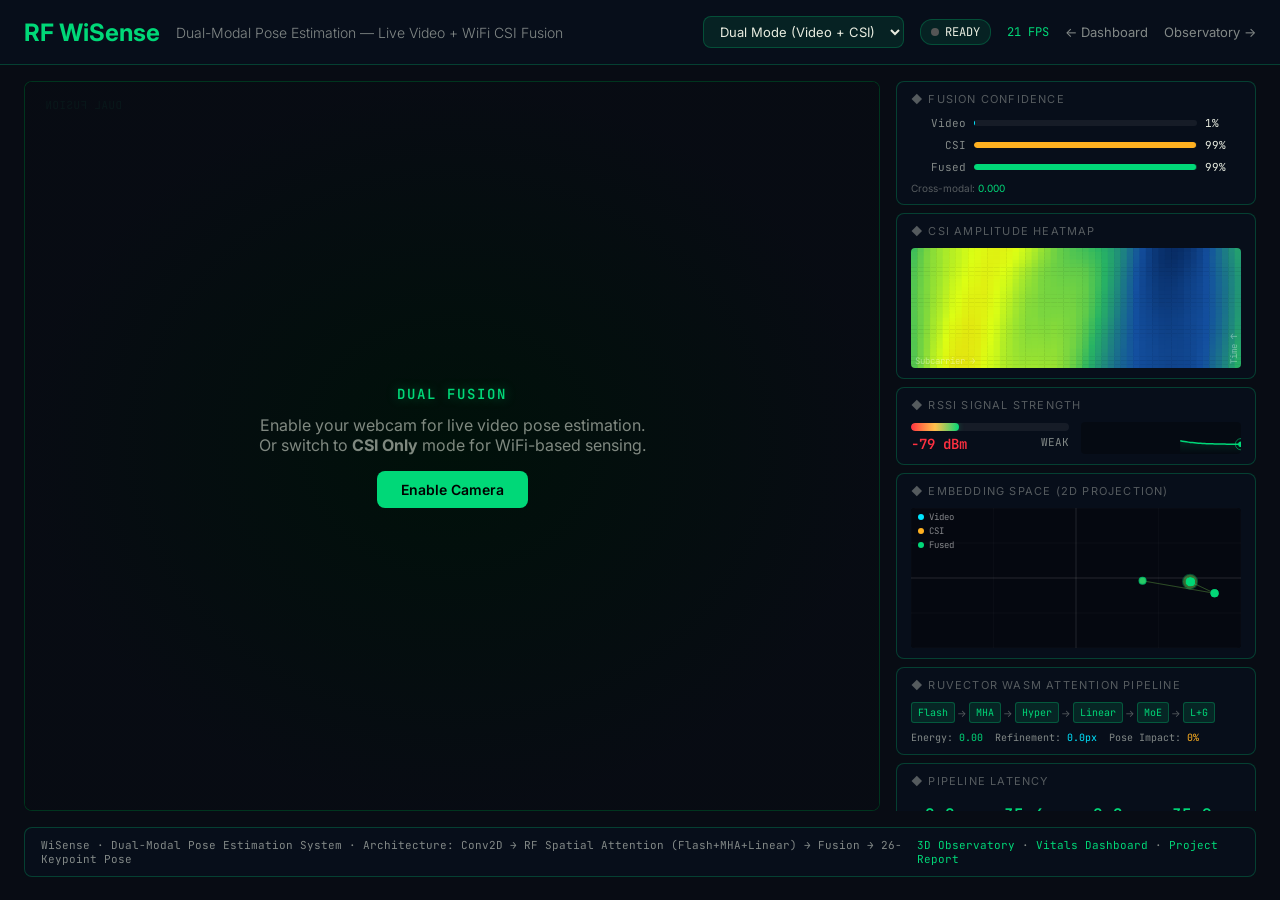
<file: frontend/pose-fusion.html>
<!DOCTYPE html>
<html lang="en">
<head>
  <meta charset="UTF-8">
  <meta name="viewport" content="width=device-width, initial-scale=1.0">
  <title>WiSense — Dual-Modal Pose Estimation</title>
  <link rel="stylesheet" href="pose-fusion/css/style.css?v=13">
</head>
<body>

  <!-- Header -->
  <header class="header">
    <div class="header-left">
      <div class="logo"><span class="pi">RF</span> WiSense</div>
      <div class="header-title">Dual-Modal Pose Estimation — Live Video + WiFi CSI Fusion</div>
    </div>
    <div class="header-right">
      <select id="mode-select" class="mode-select">
        <option value="dual">Dual Mode (Video + CSI)</option>
        <option value="video">Video Only</option>
        <option value="csi">CSI Only (WiFi)</option>
      </select>
      <div class="status-badge">
        <span id="status-dot" class="status-dot offline"></span>
        <span id="status-label">READY</span>
      </div>
      <span id="fps-display" class="fps-badge">-- FPS</span>
      <a href="index.html" class="back-link">&larr; Dashboard</a>
      <a href="observatory.html" class="back-link">Observatory &rarr;</a>
    </div>
  </header>

  <!-- Main Grid -->
  <div class="main-grid">

    <!-- Video + Skeleton Panel -->
    <div class="video-panel">
      <video id="webcam" autoplay playsinline muted></video>
      <canvas id="skeleton-canvas"></canvas>
      <div class="video-overlay-label" id="mode-label">DUAL FUSION</div>

      <div id="camera-prompt" class="camera-prompt">
        <div class="camera-prompt-label" id="prompt-mode-label">DUAL FUSION</div>
        <p>Enable your webcam for live video pose estimation.<br>
           Or switch to <strong>CSI Only</strong> mode for WiFi-based sensing.</p>
        <button id="start-camera-btn">Enable Camera</button>
      </div>
    </div>

    <!-- Side Panels -->
    <div class="side-panels">

      <!-- Fusion Confidence -->
      <div class="panel">
        <div class="panel-title">&#9670; Fusion Confidence</div>
        <div class="fusion-bars">
          <div class="bar-row">
            <span class="bar-label">Video</span>
            <div class="bar-track"><div class="bar-fill video" id="video-bar" style="width:0%"></div></div>
            <span class="bar-value" id="video-bar-val">0%</span>
          </div>
          <div class="bar-row">
            <span class="bar-label">CSI</span>
            <div class="bar-track"><div class="bar-fill csi" id="csi-bar" style="width:0%"></div></div>
            <span class="bar-value" id="csi-bar-val">0%</span>
          </div>
          <div class="bar-row">
            <span class="bar-label">Fused</span>
            <div class="bar-track"><div class="bar-fill fused" id="fused-bar" style="width:0%"></div></div>
            <span class="bar-value" id="fused-bar-val">0%</span>
          </div>
        </div>
        <div style="margin-top:8px; font-size:10px; color:var(--text-label)">
          Cross-modal: <span id="cross-modal-sim" style="color:var(--green-glow)">0.000</span>
        </div>
      </div>

      <!-- CSI Heatmap -->
      <div class="panel">
        <div class="panel-title">&#9670; CSI Amplitude Heatmap</div>
        <div class="csi-canvas-wrapper">
          <canvas id="csi-canvas" width="320" height="100"></canvas>
        </div>
      </div>

      <!-- RSSI Signal Strength -->
      <div class="panel">
        <div class="panel-title">&#9670; RSSI Signal Strength</div>
        <div class="rssi-row">
          <div class="rssi-gauge">
            <div class="rssi-bar-track">
              <div class="rssi-bar-fill" id="rssi-bar" style="width:0%"></div>
            </div>
            <div class="rssi-values">
              <span class="rssi-dbm" id="rssi-value">-- dBm</span>
              <span class="rssi-quality" id="rssi-quality">--</span>
            </div>
          </div>
          <canvas id="rssi-sparkline" width="160" height="32"></canvas>
        </div>
      </div>

      <!-- Embedding Space -->
      <div class="panel">
        <div class="panel-title">&#9670; Embedding Space (2D Projection)</div>
        <div class="embedding-canvas-wrapper">
          <canvas id="embedding-canvas" width="320" height="100"></canvas>
        </div>
      </div>

      <!-- RuVector Attention Pipeline -->
      <div class="panel">
        <div class="panel-title">&#9670; RuVector WASM Attention Pipeline</div>
        <div class="rv-pipeline">
          <div class="rv-stage" id="rv-flash">Flash</div>
          <div class="rv-arrow">&rarr;</div>
          <div class="rv-stage" id="rv-mha">MHA</div>
          <div class="rv-arrow">&rarr;</div>
          <div class="rv-stage" id="rv-hyp">Hyper</div>
          <div class="rv-arrow">&rarr;</div>
          <div class="rv-stage" id="rv-lin">Linear</div>
          <div class="rv-arrow">&rarr;</div>
          <div class="rv-stage" id="rv-moe">MoE</div>
          <div class="rv-arrow">&rarr;</div>
          <div class="rv-stage" id="rv-lg">L+G</div>
        </div>
        <div class="rv-stats">
          <span>Energy: <span id="rv-energy" style="color:var(--green-glow)">--</span></span>
          <span>Refinement: <span id="rv-refine" style="color:var(--cyan)">--</span></span>
          <span>Pose Impact: <span id="rv-impact" style="color:var(--amber)">--</span></span>
        </div>
      </div>

      <!-- Latency -->
      <div class="panel">
        <div class="panel-title">&#9670; Pipeline Latency</div>
        <div class="latency-grid">
          <div class="latency-item">
            <div class="latency-value" id="lat-video">--</div>
            <div class="latency-label">Video CNN</div>
          </div>
          <div class="latency-item">
            <div class="latency-value" id="lat-csi">--</div>
            <div class="latency-label">CSI CNN</div>
          </div>
          <div class="latency-item">
            <div class="latency-value" id="lat-fusion">--</div>
            <div class="latency-label">Fusion</div>
          </div>
          <div class="latency-item">
            <div class="latency-value" id="lat-total">--</div>
            <div class="latency-label">Total</div>
          </div>
        </div>
      </div>

      <!-- Controls -->
      <div class="panel">
        <div class="panel-title">&#9670; Controls</div>
        <div class="controls-row">
          <button class="btn" id="pause-btn">⏸ Pause</button>
        </div>

        <div class="slider-row">
          <label>Confidence</label>
          <input type="range" id="confidence-slider" min="0" max="1" step="0.05" value="0.3">
          <span class="slider-val" id="confidence-value">0.30</span>
        </div>

        <div style="margin-top:10px">
          <div class="panel-title" style="margin-bottom:6px">&#9670; Live CSI Source</div>
          <div style="display:flex;gap:6px">
            <input type="text" id="ws-url" placeholder="ws://localhost:3030/ws/csi"
              style="flex:1;background:rgba(255,255,255,0.05);border:1px solid var(--bg-panel-border);
                     color:var(--text-primary);padding:5px 8px;border-radius:4px;font-size:11px;
                     font-family:'JetBrains Mono',monospace">
            <button class="btn" id="connect-ws-btn">Connect</button>
          </div>
        </div>
      </div>

    </div><!-- /side-panels -->

    <!-- Bottom Bar -->
    <div class="bottom-bar">
      <div>
        WiSense &middot; Dual-Modal Pose Estimation System &middot;
        Architecture: Conv2D &rarr; RF Spatial Attention (Flash+MHA+Linear) &rarr; Fusion &rarr; 26-Keypoint Pose
      </div>
      <div>
        <a href="/">3D Observatory</a> &middot;
        <a href="/vitals">Vitals Dashboard</a> &middot;
        <a href="/report">Project Report</a>
      </div>
    </div>

  </div><!-- /main-grid -->

  <script type="module" src="pose-fusion/js/main.js?v=14"></script>
</body>
</html>
</file>
<file: frontend/pose-fusion/css/style.css>
/* RuView — Dual-Modal Pose Fusion Demo
   Dark theme matching Observatory */

@import url('https://fonts.googleapis.com/css2?family=Inter:wght@300;400;600;700&family=JetBrains+Mono:wght@400;600&display=swap');

:root {
  --bg-deep:     #080c14;
  --bg-panel:    rgba(8, 16, 28, 0.92);
  --bg-panel-border: rgba(0, 210, 120, 0.25);
  --green-glow:  #00d878;
  --green-bright:#3eff8a;
  --green-dim:   #0a6b3a;
  --amber:       #ffb020;
  --amber-dim:   #a06800;
  --blue-signal: #2090ff;
  --blue-dim:    #0a3060;
  --red-alert:   #ff3040;
  --cyan:        #00e5ff;
  --text-primary:   #e8ece0;
  --text-secondary: rgba(232,236,224, 0.55);
  --text-label:     rgba(232,236,224, 0.35);
  --radius: 8px;
}

* { margin: 0; padding: 0; box-sizing: border-box; }

body {
  background: var(--bg-deep);
  font-family: 'Inter', -apple-system, sans-serif;
  color: var(--text-primary);
  -webkit-font-smoothing: antialiased;
  overflow-x: hidden;
  min-height: 100vh;
}

/* === Header === */
.header {
  display: flex;
  align-items: center;
  justify-content: space-between;
  padding: 16px 24px;
  border-bottom: 1px solid var(--bg-panel-border);
  background: var(--bg-panel);
  backdrop-filter: blur(12px);
}

.header-left {
  display: flex;
  align-items: center;
  gap: 16px;
}

.logo {
  font-weight: 700;
  font-size: 24px;
  color: var(--green-glow);
}

.logo .pi { font-style: normal; }

.header-title {
  font-size: 14px;
  color: var(--text-secondary);
  font-weight: 300;
}

.header-right {
  display: flex;
  align-items: center;
  gap: 16px;
}

.mode-select {
  background: rgba(0,210,120,0.1);
  border: 1px solid var(--bg-panel-border);
  color: var(--text-primary);
  padding: 6px 12px;
  border-radius: var(--radius);
  font-family: inherit;
  font-size: 13px;
  cursor: pointer;
}

.mode-select option { background: #0c1420; }

.status-badge {
  display: flex;
  align-items: center;
  gap: 6px;
  font-family: 'JetBrains Mono', monospace;
  font-size: 12px;
  padding: 4px 10px;
  border-radius: 12px;
  background: rgba(0,210,120,0.1);
  border: 1px solid var(--bg-panel-border);
}

.status-dot {
  width: 8px; height: 8px;
  border-radius: 50%;
  background: var(--green-glow);
  box-shadow: 0 0 8px var(--green-glow);
  animation: pulse-dot 2s ease infinite;
}

.status-dot.offline { background: #555; box-shadow: none; animation: none; }
.status-dot.warning { background: var(--amber); box-shadow: 0 0 8px var(--amber); }

@keyframes pulse-dot {
  0%, 100% { opacity: 1; }
  50% { opacity: 0.5; }
}

.fps-badge {
  font-family: 'JetBrains Mono', monospace;
  font-size: 12px;
  color: var(--green-glow);
}

.back-link {
  color: var(--text-secondary);
  text-decoration: none;
  font-size: 13px;
  transition: color 0.2s;
}
.back-link:hover { color: var(--green-glow); }

/* === Main Layout === */
.main-grid {
  display: grid;
  grid-template-columns: 1fr 360px;
  grid-template-rows: 1fr auto;
  gap: 16px;
  padding: 16px 24px;
  height: calc(100vh - 72px);
  overflow: hidden;
}

.video-panel {
  grid-row: 1;
}

.side-panels {
  grid-row: 1;
}

/* === Video Panel === */
.video-panel {
  position: relative;
  background: #000;
  border-radius: var(--radius);
  border: 1px solid var(--bg-panel-border);
  overflow: hidden;
  min-height: 0;
}

.video-panel video {
  width: 100%;
  height: 100%;
  object-fit: cover;
  transform: scaleX(-1);
}

.video-panel canvas {
  position: absolute;
  top: 0; left: 0;
  width: 100%;
  height: 100%;
  transform: scaleX(-1);
}

.video-overlay-label {
  position: absolute;
  top: 12px; left: 12px;
  font-family: 'JetBrains Mono', monospace;
  font-size: 11px;
  padding: 4px 8px;
  background: rgba(0,0,0,0.7);
  border-radius: 4px;
  color: var(--green-glow);
  z-index: 5;
  transform: scaleX(-1);
}

.camera-prompt {
  position: absolute;
  top: 0; left: 0; right: 0; bottom: 0;
  display: flex;
  flex-direction: column;
  align-items: center;
  justify-content: center;
  text-align: center;
  color: var(--text-secondary);
  padding: 24px;
  z-index: 6;
  background: radial-gradient(ellipse at center, rgba(0,210,120,0.08) 0%, rgba(8,12,20,0.95) 70%);
}

.camera-prompt button {
  margin-top: 16px;
  padding: 10px 24px;
  background: var(--green-glow);
  color: #000;
  border: none;
  border-radius: var(--radius);
  font-family: inherit;
  font-weight: 600;
  font-size: 14px;
  cursor: pointer;
  transition: background 0.2s;
}

.camera-prompt button:hover { background: var(--green-bright); }

.camera-prompt-label {
  font-family: 'JetBrains Mono', monospace;
  font-size: 14px;
  font-weight: 600;
  letter-spacing: 2px;
  color: var(--green-glow);
  text-shadow: 0 0 12px rgba(0,216,120,0.4);
  margin-bottom: 12px;
}

/* === Side Panels === */
.side-panels {
  display: flex;
  flex-direction: column;
  gap: 8px;
  overflow-y: auto;
  min-height: 0;
  max-height: 100%;
  scrollbar-width: thin;
  scrollbar-color: var(--green-dim) transparent;
}

.panel {
  background: var(--bg-panel);
  border: 1px solid var(--bg-panel-border);
  border-radius: var(--radius);
  padding: 10px 14px;
  flex-shrink: 0;
}

.panel-title {
  font-size: 11px;
  text-transform: uppercase;
  letter-spacing: 1.2px;
  color: var(--text-label);
  margin-bottom: 10px;
  display: flex;
  align-items: center;
  gap: 6px;
}

/* === CSI Heatmap === */
.csi-canvas-wrapper {
  position: relative;
  border-radius: 4px;
  overflow: hidden;
  background: #000;
}

.csi-canvas-wrapper canvas {
  width: 100%;
  display: block;
}

/* === Fusion Bars === */
.fusion-bars {
  display: flex;
  flex-direction: column;
  gap: 8px;
}

.bar-row {
  display: flex;
  align-items: center;
  gap: 8px;
}

.bar-label {
  font-family: 'JetBrains Mono', monospace;
  font-size: 11px;
  color: var(--text-secondary);
  width: 55px;
  text-align: right;
}

.bar-track {
  flex: 1;
  height: 6px;
  background: rgba(255,255,255,0.06);
  border-radius: 3px;
  overflow: hidden;
}

.bar-fill {
  height: 100%;
  border-radius: 3px;
  transition: width 0.3s ease;
}

.bar-fill.video { background: var(--cyan); }
.bar-fill.csi { background: var(--amber); }
.bar-fill.fused { background: var(--green-glow); box-shadow: 0 0 8px var(--green-glow); }

.bar-value {
  font-family: 'JetBrains Mono', monospace;
  font-size: 11px;
  color: var(--text-primary);
  width: 36px;
}

/* === Embedding Space === */
.embedding-canvas-wrapper {
  position: relative;
  background: #000;
  border-radius: 4px;
  overflow: hidden;
}
.embedding-canvas-wrapper canvas {
  width: 100%;
  display: block;
}

/* === RuVector Pipeline === */
.rv-pipeline {
  display: flex;
  align-items: center;
  gap: 2px;
  margin-bottom: 8px;
  flex-wrap: wrap;
}

.rv-stage {
  font-family: 'JetBrains Mono', monospace;
  font-size: 10px;
  padding: 3px 6px;
  border-radius: 3px;
  background: rgba(0,210,120,0.12);
  border: 1px solid rgba(0,210,120,0.3);
  color: var(--green-glow);
  transition: all 0.3s;
}

.rv-stage.active {
  background: rgba(0,210,120,0.25);
  box-shadow: 0 0 6px rgba(0,210,120,0.3);
}

.rv-arrow {
  font-size: 10px;
  color: var(--text-label);
}

.rv-stats {
  display: flex;
  gap: 12px;
  font-family: 'JetBrains Mono', monospace;
  font-size: 10px;
  color: var(--text-secondary);
}

/* === Latency Panel === */
.latency-grid {
  display: grid;
  grid-template-columns: repeat(4, 1fr);
  gap: 6px;
}

.latency-item {
  text-align: center;
  padding: 6px 0;
}

.latency-value {
  font-family: 'JetBrains Mono', monospace;
  font-size: 16px;
  font-weight: 600;
  color: var(--green-glow);
}

.latency-label {
  font-size: 10px;
  color: var(--text-label);
  margin-top: 2px;
}

/* === Controls === */
.controls-row {
  display: flex;
  gap: 8px;
  flex-wrap: wrap;
}

.btn {
  padding: 6px 14px;
  border: 1px solid var(--bg-panel-border);
  background: rgba(0,210,120,0.08);
  color: var(--text-primary);
  border-radius: var(--radius);
  font-family: inherit;
  font-size: 12px;
  cursor: pointer;
  transition: all 0.2s;
}
.btn:hover { background: rgba(0,210,120,0.2); }
.btn.active { background: var(--green-glow); color: #000; font-weight: 600; }

.slider-row {
  display: flex;
  align-items: center;
  gap: 8px;
  margin-top: 8px;
}

.slider-row label {
  font-size: 11px;
  color: var(--text-secondary);
  white-space: nowrap;
}

.slider-row input[type=range] {
  flex: 1;
  accent-color: var(--green-glow);
}

.slider-row .slider-val {
  font-family: 'JetBrains Mono', monospace;
  font-size: 11px;
  width: 32px;
  color: var(--green-glow);
}

/* === Bottom Bar === */
.bottom-bar {
  grid-column: 1 / -1;
  display: flex;
  align-items: center;
  justify-content: space-between;
  padding: 10px 16px;
  background: var(--bg-panel);
  border: 1px solid var(--bg-panel-border);
  border-radius: var(--radius);
  font-family: 'JetBrains Mono', monospace;
  font-size: 11px;
  color: var(--text-secondary);
}

.bottom-bar a {
  color: var(--green-glow);
  text-decoration: none;
}

/* === RSSI Signal Strength === */
.rssi-row {
  display: flex;
  align-items: center;
  gap: 12px;
}

.rssi-gauge { flex: 1; }

.rssi-bar-track {
  height: 8px;
  background: rgba(255,255,255,0.06);
  border-radius: 4px;
  overflow: hidden;
  position: relative;
}

.rssi-bar-fill {
  height: 100%;
  border-radius: 4px;
  background: linear-gradient(90deg, var(--red-alert), var(--amber), var(--green-glow));
  transition: width 0.4s ease;
  position: relative;
  box-shadow: 0 0 6px rgba(0,210,120,0.3);
}

.rssi-bar-fill::after {
  content: '';
  position: absolute;
  top: 0; left: 0; right: 0; bottom: 0;
  background: linear-gradient(90deg, transparent 0%, rgba(255,255,255,0.2) 50%, transparent 100%);
  animation: rssi-shimmer 2s ease-in-out infinite;
}

@keyframes rssi-shimmer {
  0% { transform: translateX(-100%); }
  100% { transform: translateX(100%); }
}

.rssi-values {
  display: flex;
  justify-content: space-between;
  margin-top: 4px;
}

.rssi-dbm {
  font-family: 'JetBrains Mono', monospace;
  font-size: 14px;
  font-weight: 600;
  color: var(--green-glow);
}

.rssi-quality {
  font-family: 'JetBrains Mono', monospace;
  font-size: 11px;
  color: var(--text-secondary);
  text-transform: uppercase;
}

#rssi-sparkline {
  flex-shrink: 0;
  border-radius: 4px;
  background: rgba(0,0,0,0.3);
}

/* === Skeleton colors === */
.skeleton-joint { fill: var(--green-glow); }
.skeleton-limb { stroke: var(--green-bright); }
.skeleton-joint-csi { fill: var(--amber); }
.skeleton-limb-csi { stroke: var(--amber); }

/* === Responsive === */
@media (max-width: 900px) {
  .main-grid {
    grid-template-columns: 1fr;
    height: auto;
    overflow: auto;
  }
  .video-panel { aspect-ratio: 16/9; max-height: 50vh; }
  .side-panels { max-height: none; overflow: visible; }
}
</file>
